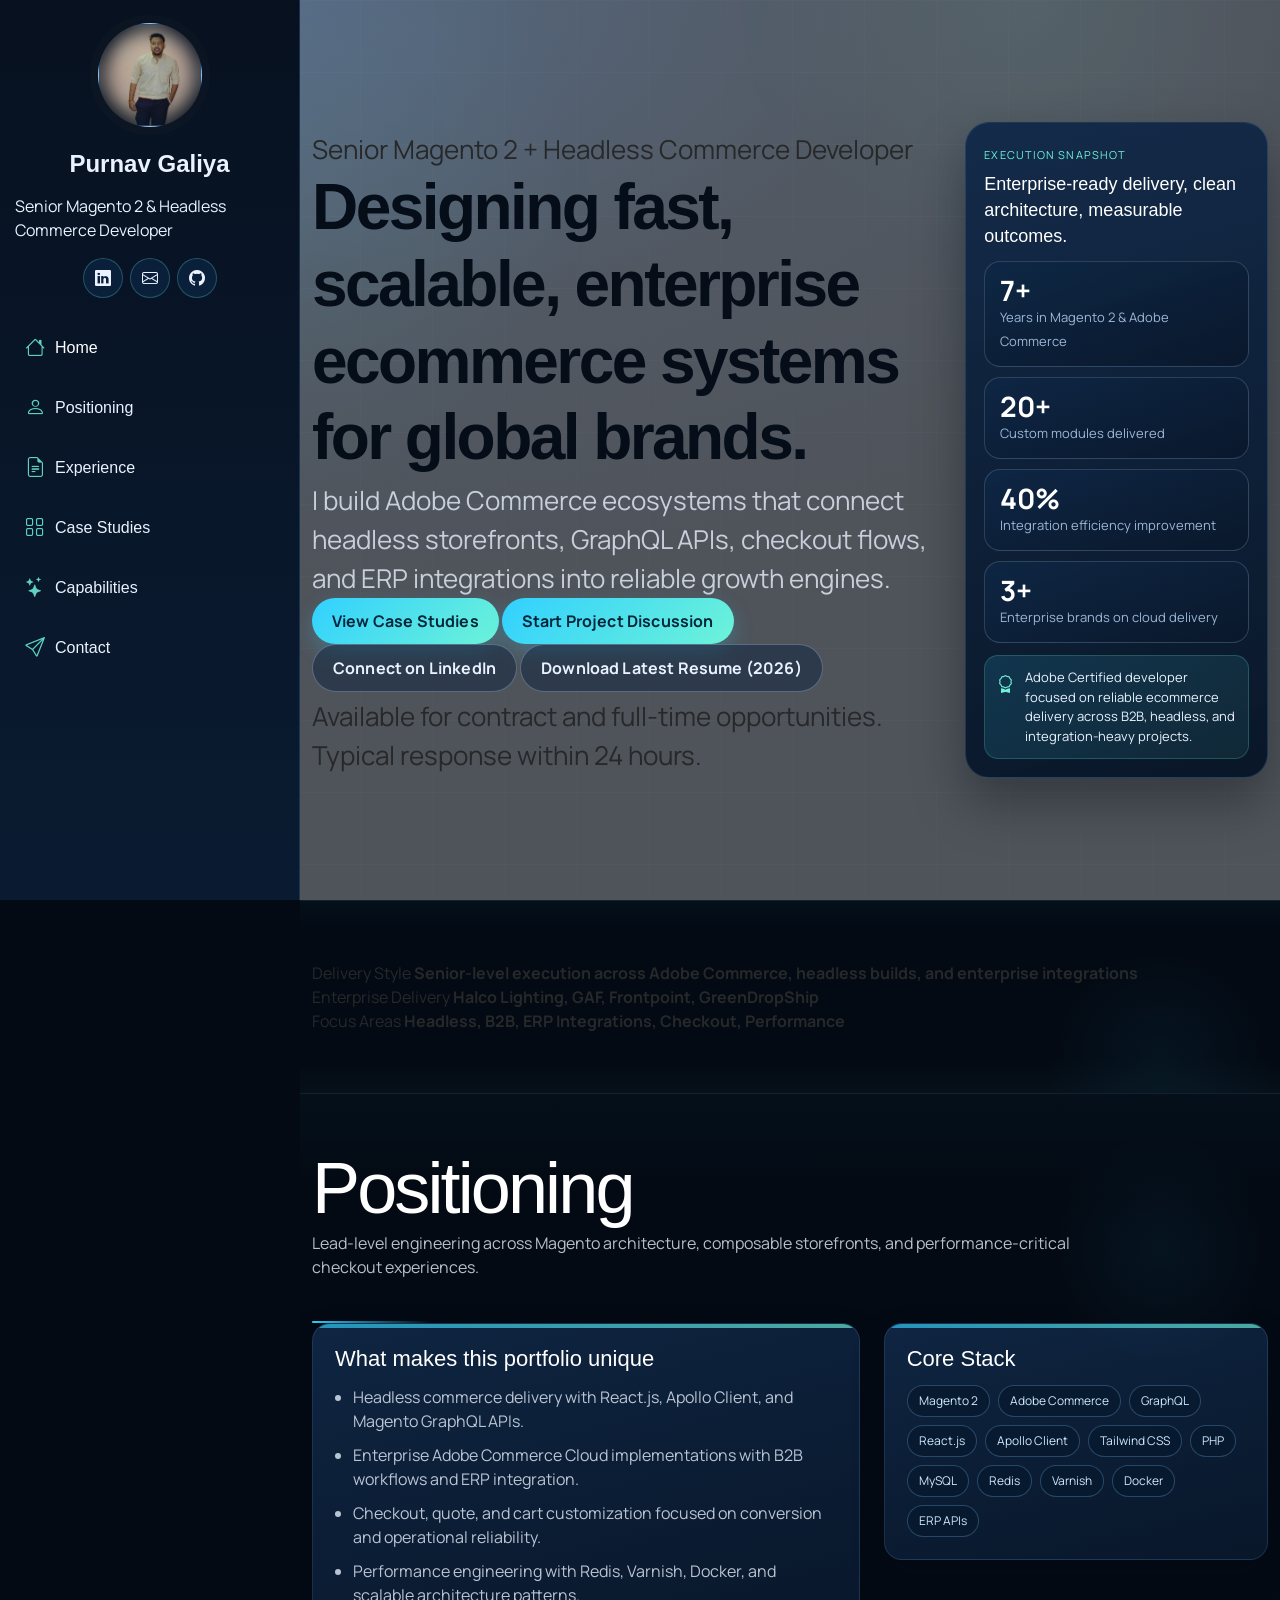
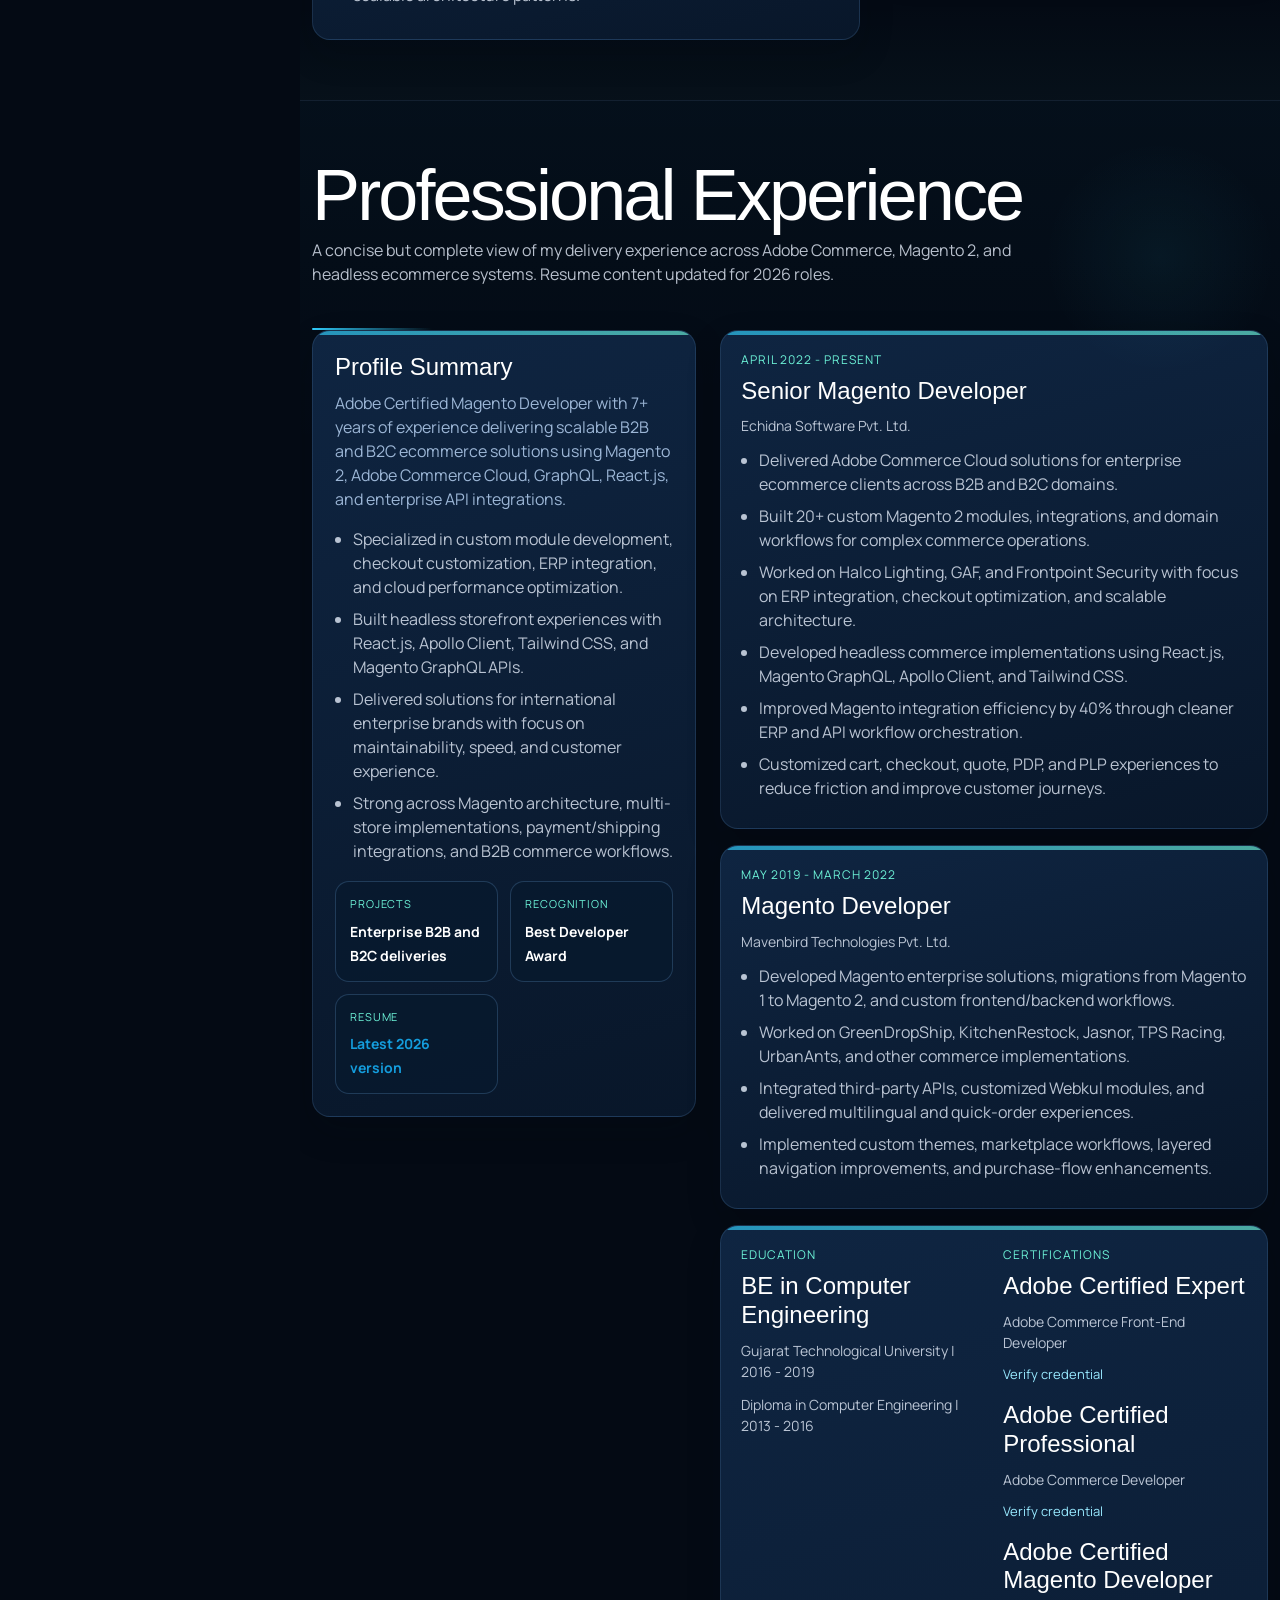
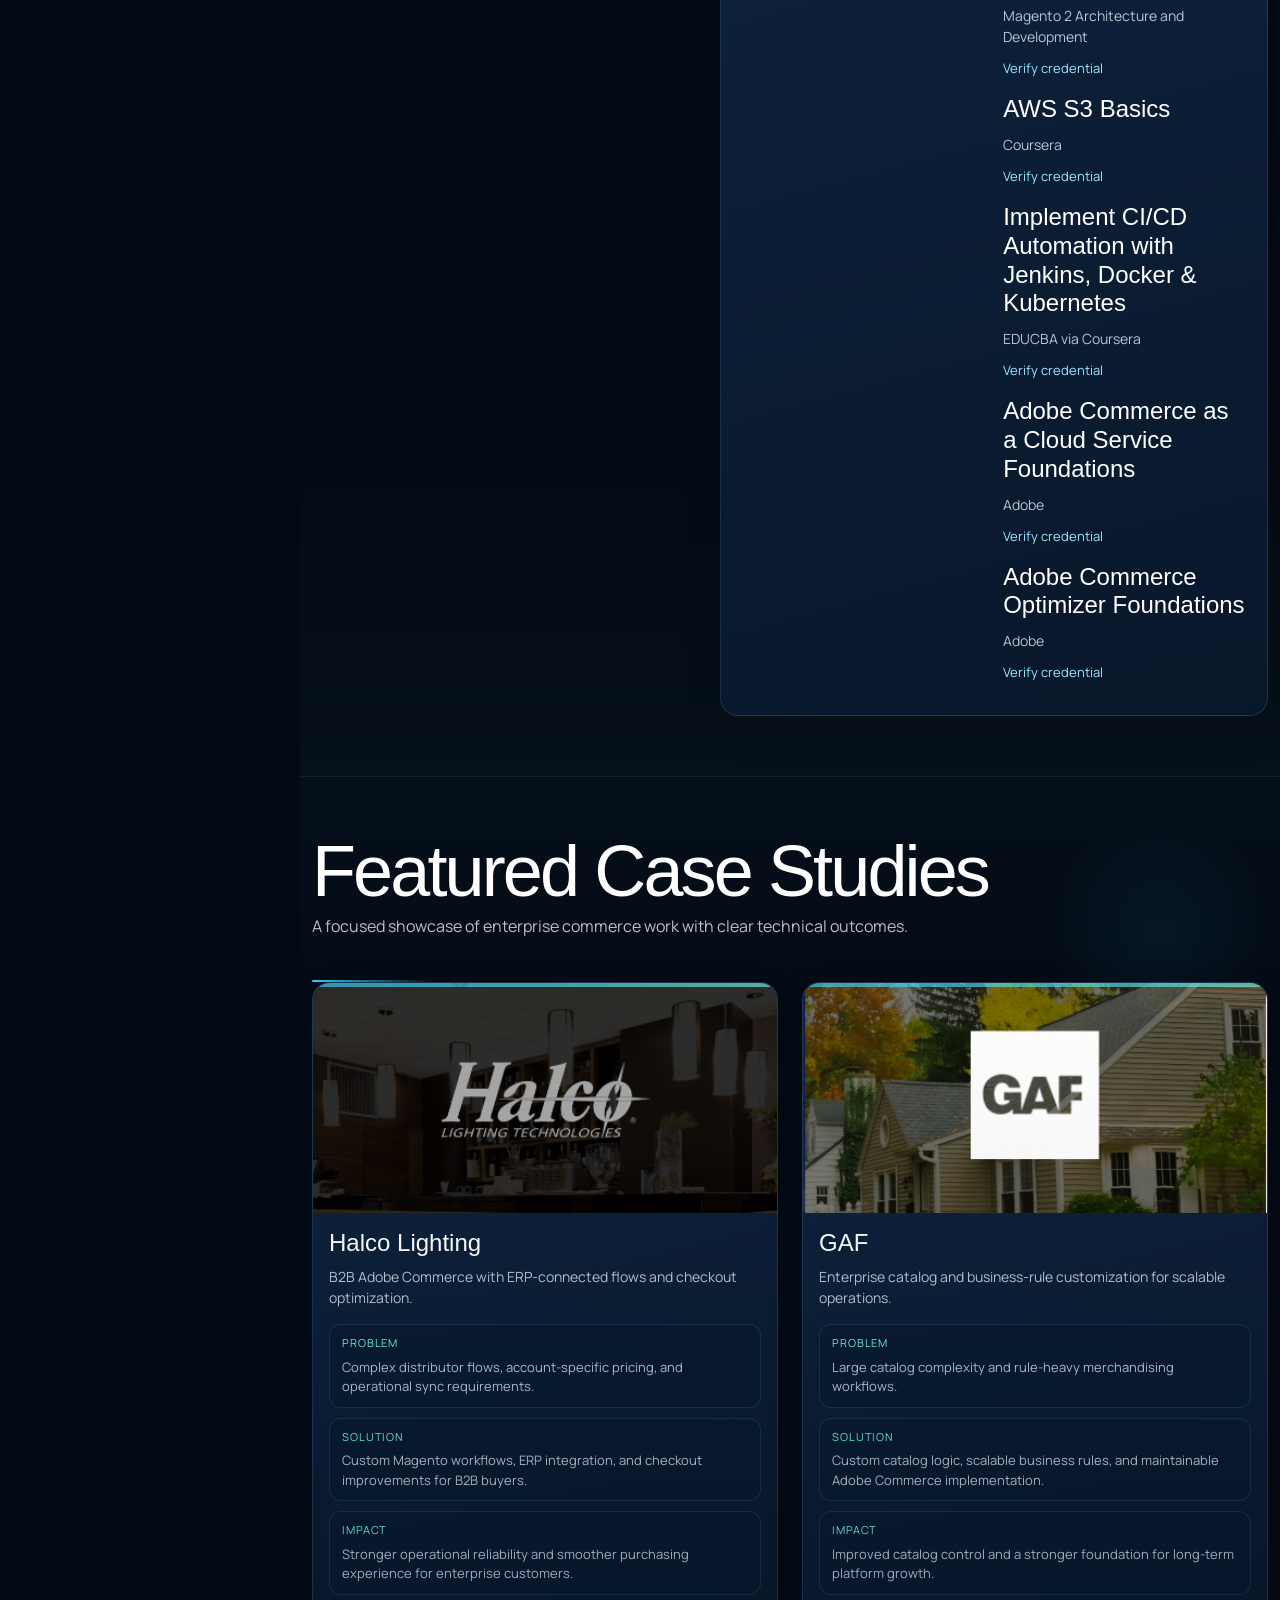
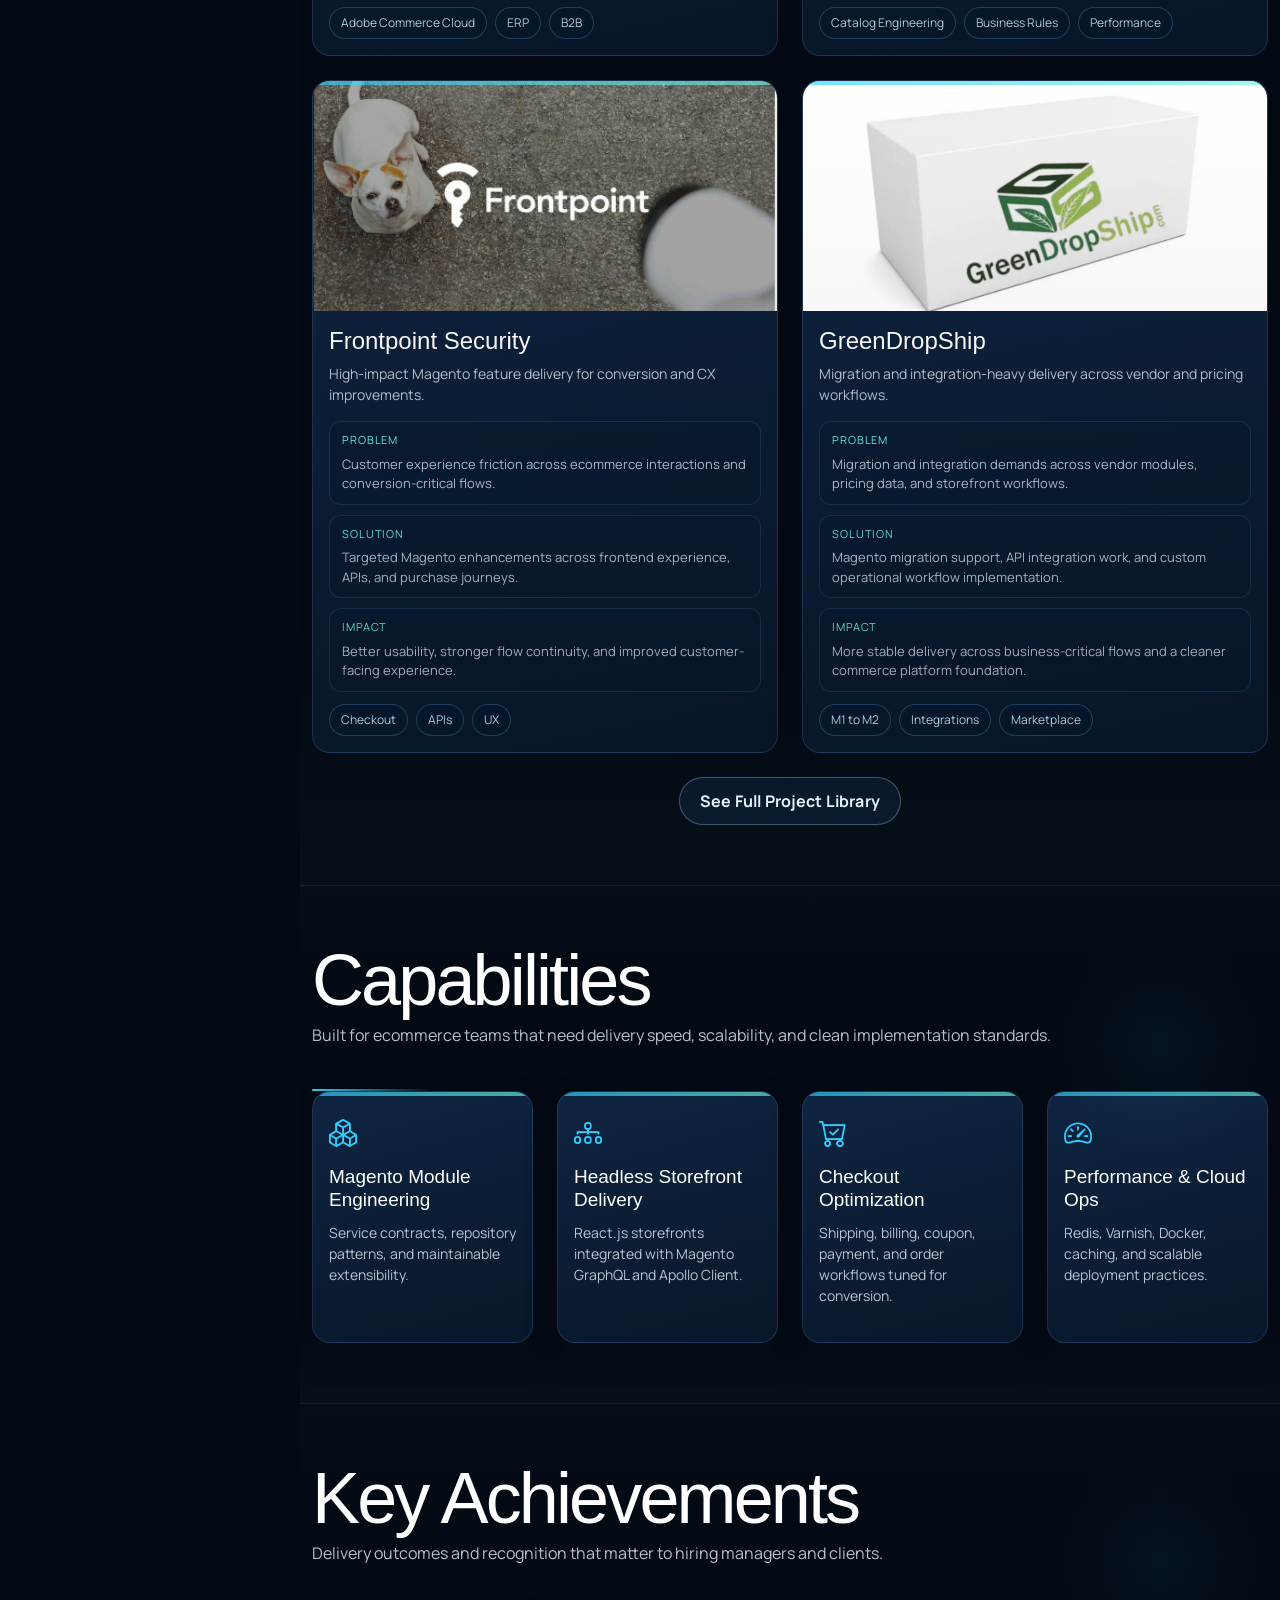
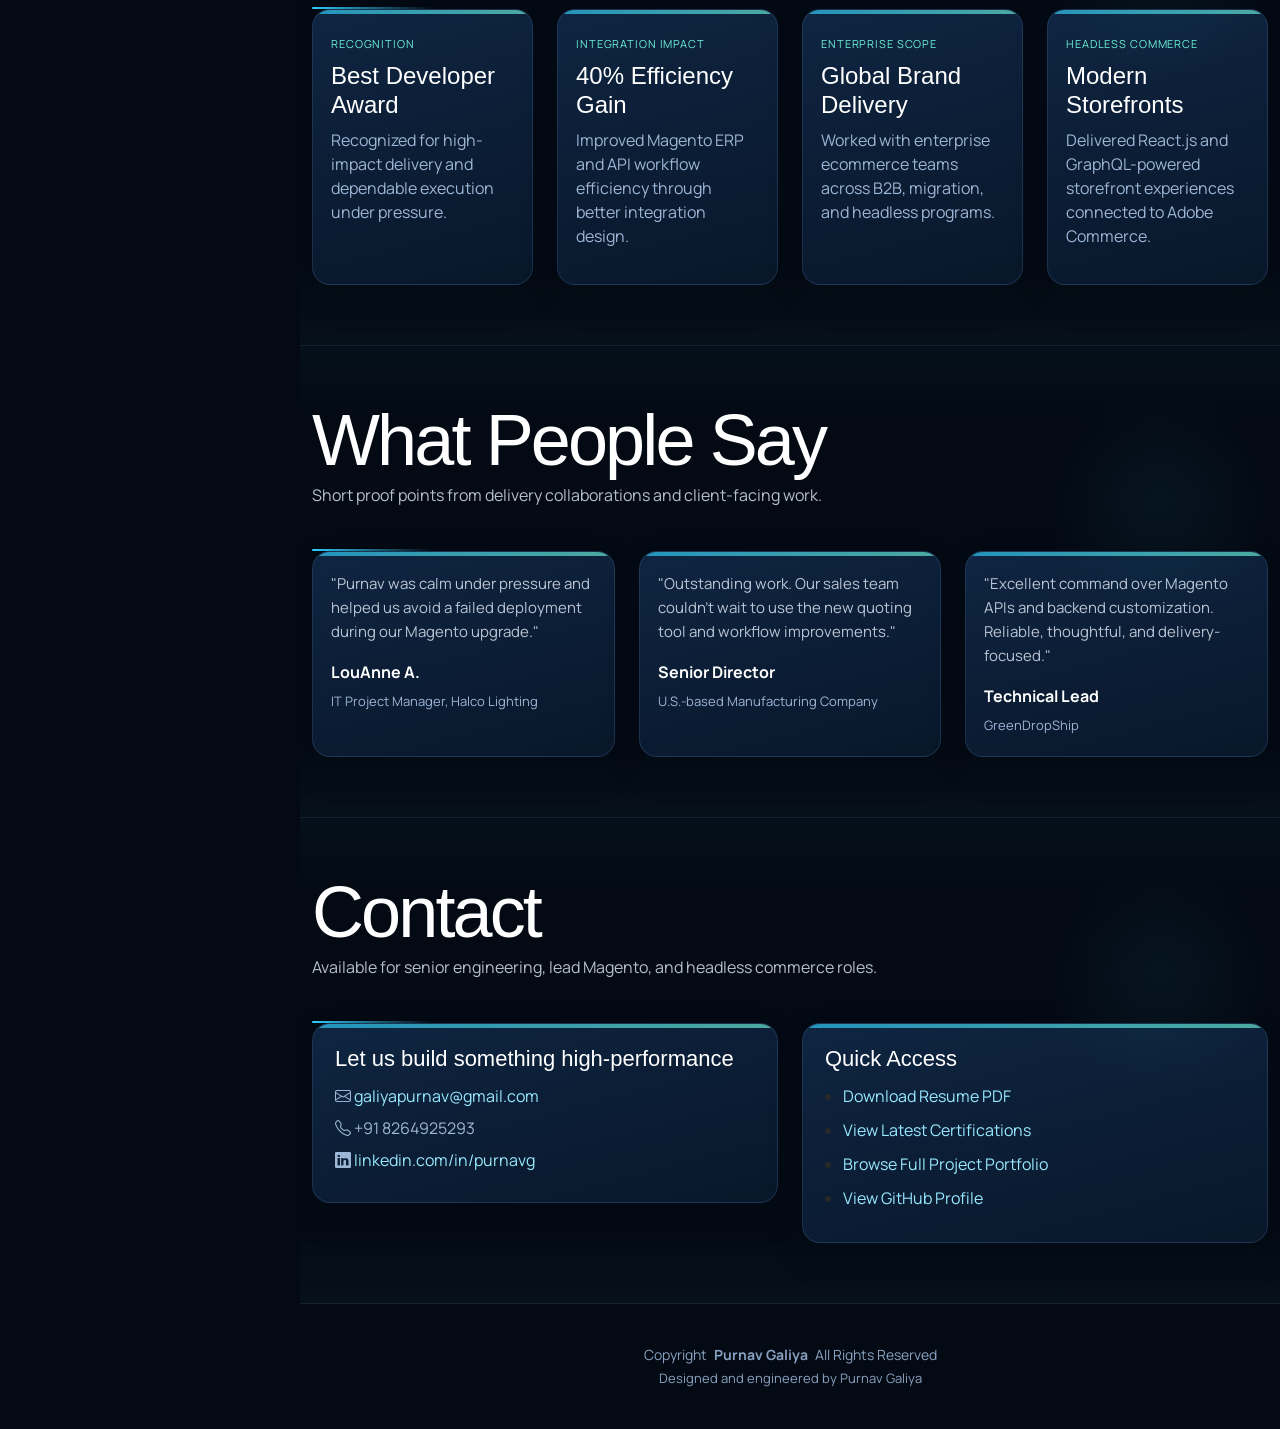
<file: index.html>
<!DOCTYPE html>
<html lang="en">
<head>
  <meta charset="utf-8">
  <meta content="width=device-width, initial-scale=1.0" name="viewport">
  <title>Purnav Galiya | Magento 2 & Headless Commerce</title>
  <meta name="description" content="Senior Magento 2 and Headless Commerce Developer building enterprise Adobe Commerce, GraphQL, and React.js ecommerce systems.">
  <meta name="keywords" content="Magento 2, Adobe Commerce, Headless Commerce, React.js, GraphQL, Apollo Client, B2B Ecommerce, ERP Integration">
  <link rel="canonical" href="https://purnav3095.github.io/Purnav-Ecommerce/">
  <meta property="og:type" content="website">
  <meta property="og:title" content="Purnav Galiya | Senior Magento 2 & Headless Commerce Developer">
  <meta property="og:description" content="Portfolio and case studies focused on Adobe Commerce, Magento 2 architecture, headless storefronts, and enterprise integrations.">
  <meta property="og:url" content="https://purnav3095.github.io/Purnav-Ecommerce/">
  <meta property="og:image" content="https://purnav3095.github.io/Purnav-Ecommerce/assets/img/my-profile-business.png">
  <meta name="twitter:card" content="summary_large_image">
  <meta name="twitter:title" content="Purnav Galiya | Senior Magento 2 & Headless Commerce Developer">
  <meta name="twitter:description" content="Enterprise ecommerce delivery across Adobe Commerce, headless builds, and performance-focused Magento implementations.">
  <meta name="twitter:image" content="https://purnav3095.github.io/Purnav-Ecommerce/assets/img/my-profile-business.png">
  <link href="assets/img/favicon.png" rel="icon">

  <link href="https://fonts.googleapis.com" rel="preconnect">
  <link href="https://fonts.gstatic.com" rel="preconnect" crossorigin>
  <link href="https://fonts.googleapis.com/css2?family=Space+Grotesk:wght@400;500;600;700&family=Manrope:wght@400;500;600;700&display=swap" rel="stylesheet">

  <link href="assets/vendor/bootstrap/css/bootstrap.min.css" rel="stylesheet">
  <link href="assets/vendor/bootstrap-icons/bootstrap-icons.css" rel="stylesheet">
  <link href="assets/vendor/aos/aos.css" rel="stylesheet">
  <link href="assets/vendor/glightbox/css/glightbox.min.css" rel="stylesheet">
  <link href="assets/vendor/swiper/swiper-bundle.min.css" rel="stylesheet">

  <link href="assets/css/main.css" rel="stylesheet">
  <link href="assets/css/premium.css" rel="stylesheet">
</head>
<body class="index-page premium-mode">

  <header id="header" class="header d-flex flex-column premium-header">
    <i class="header-toggle d-xl-none bi bi-list"></i>
    <div class="profile-img">
      <img src="assets/img/my-profile-business.png" alt="Purnav Galiya" class="img-fluid rounded-circle">
    </div>
    <a href="index.html" class="logo d-flex align-items-center justify-content-center">
      <h1 class="sitename">Purnav Galiya</h1>
    </a>
    <p class="premium-header-tag">Senior Magento 2 &amp; Headless Commerce Developer</p>
    <div class="social-links text-center">
      <a href="https://www.linkedin.com/in/purnavg/" class="linkedin" target="_blank"><i class="bi bi-linkedin"></i></a>
      <a href="mailto:galiyapurnav@gmail.com" class="email"><i class="bi bi-envelope"></i></a>
      <a href="https://github.com/Purnav3095" class="github" target="_blank"><i class="bi bi-github"></i></a>
    </div>
    <nav id="navmenu" class="navmenu">
      <ul>
        <li><a href="#hero" class="active"><i class="bi bi-house navicon"></i>Home</a></li>
        <li><a href="#about"><i class="bi bi-person navicon"></i>Positioning</a></li>
        <li><a href="#resume"><i class="bi bi-file-earmark-text navicon"></i>Experience</a></li>
        <li><a href="#portfolio"><i class="bi bi-grid navicon"></i>Case Studies</a></li>
        <li><a href="#services"><i class="bi bi-stars navicon"></i>Capabilities</a></li>
        <li><a href="#contact"><i class="bi bi-send navicon"></i>Contact</a></li>
      </ul>
    </nav>
  </header>

  <main class="main premium-main">
    <section id="hero" class="hero section premium-hero">
      <div class="hero-noise"></div>
      <div class="hero-orb hero-orb-a"></div>
      <div class="hero-orb hero-orb-b"></div>
      <div class="container" data-aos="fade-up">
        <div class="row align-items-center gy-4">
          <div class="col-lg-8">
            <p class="eyebrow">Senior Magento 2 + Headless Commerce Developer</p>
            <h2>Designing fast, scalable, enterprise ecommerce systems for global brands.</h2>
            <p class="hero-copy">I build Adobe Commerce ecosystems that connect headless storefronts, GraphQL APIs, checkout flows, and ERP integrations into reliable growth engines.</p>
            <div class="hero-actions">
              <a href="#portfolio" class="btn-primary-premium">View Case Studies</a>
              <a href="mailto:galiyapurnav@gmail.com?subject=Magento%202%20%2F%20Headless%20Commerce%20Project%20Discussion" class="btn-primary-premium">Start Project Discussion</a>
              <a href="https://www.linkedin.com/in/purnavg/" class="btn-secondary-premium" target="_blank">Connect on LinkedIn</a>
              <a href="Purnav_Galiya_Senior_Magento_Developer_2026.pdf" class="btn-secondary-premium" target="_blank">Download Latest Resume (2026)</a>
            </div>
            <p class="hero-availability">Available for contract and full-time opportunities. Typical response within 24 hours.</p>
          </div>
          <div class="col-lg-4">
            <div class="hero-simple-panel" data-aos="fade-left" data-aos-delay="150">
              <div class="hero-simple-header">
                <span>Execution Snapshot</span>
                <h4>Enterprise-ready delivery, clean architecture, measurable outcomes.</h4>
              </div>
              <div class="hero-metrics">
                <div class="metric-card"><strong>7+</strong><span>Years in Magento 2 &amp; Adobe Commerce</span></div>
                <div class="metric-card"><strong>20+</strong><span>Custom modules delivered</span></div>
                <div class="metric-card"><strong>40%</strong><span>Integration efficiency improvement</span></div>
                <div class="metric-card"><strong>3+</strong><span>Enterprise brands on cloud delivery</span></div>
              </div>
              <div class="hero-simple-footer">
                <i class="bi bi-award"></i>
                <p>Adobe Certified developer focused on reliable ecommerce delivery across B2B, headless, and integration-heavy projects.</p>
              </div>
            </div>
          </div>
        </div>
      </div>
    </section>

    <section class="section premium-section credibility-strip-section">
      <div class="container" data-aos="fade-up">
        <div class="credibility-strip">
          <div class="credibility-pill">
            <span class="credibility-label">Delivery Style</span>
            <strong>Senior-level execution across Adobe Commerce, headless builds, and enterprise integrations</strong>
          </div>
          <div class="credibility-pill">
            <span class="credibility-label">Enterprise Delivery</span>
            <strong>Halco Lighting, GAF, Frontpoint, GreenDropShip</strong>
          </div>
          <div class="credibility-pill">
            <span class="credibility-label">Focus Areas</span>
            <strong>Headless, B2B, ERP Integrations, Checkout, Performance</strong>
          </div>
        </div>
      </div>
    </section>

    <section id="about" class="section premium-section">
      <div class="container">
        <div class="section-title-premium" data-aos="fade-up">
          <h3>Positioning</h3>
          <p>Lead-level engineering across Magento architecture, composable storefronts, and performance-critical checkout experiences.</p>
        </div>
        <div class="row gy-4">
          <div class="col-lg-7" data-aos="fade-up" data-aos-delay="100">
            <div class="glass-panel">
              <h4>What makes this portfolio unique</h4>
              <ul class="premium-list">
                <li>Headless commerce delivery with React.js, Apollo Client, and Magento GraphQL APIs.</li>
                <li>Enterprise Adobe Commerce Cloud implementations with B2B workflows and ERP integration.</li>
                <li>Checkout, quote, and cart customization focused on conversion and operational reliability.</li>
                <li>Performance engineering with Redis, Varnish, Docker, and scalable architecture patterns.</li>
              </ul>
            </div>
          </div>
          <div class="col-lg-5" data-aos="fade-up" data-aos-delay="200">
            <div class="stack-map">
              <h4>Core Stack</h4>
              <div class="chips">
                <span>Magento 2</span><span>Adobe Commerce</span><span>GraphQL</span><span>React.js</span><span>Apollo Client</span><span>Tailwind CSS</span><span>PHP</span><span>MySQL</span><span>Redis</span><span>Varnish</span><span>Docker</span><span>ERP APIs</span>
              </div>
            </div>
          </div>
        </div>
      </div>
    </section>

    <section id="resume" class="section premium-section resume-premium-section">
      <div class="container">
        <div class="section-title-premium" data-aos="fade-up">
          <h3>Professional Experience</h3>
          <p>A concise but complete view of my delivery experience across Adobe Commerce, Magento 2, and headless ecommerce systems. Resume content updated for 2026 roles.</p>
        </div>
        <div class="row gy-4 align-items-start">
          <div class="col-lg-5" data-aos="fade-up" data-aos-delay="90">
            <div class="resume-summary-card">
              <h4>Profile Summary</h4>
              <p>Adobe Certified Magento Developer with 7+ years of experience delivering scalable B2B and B2C ecommerce solutions using Magento 2, Adobe Commerce Cloud, GraphQL, React.js, and enterprise API integrations.</p>
              <ul class="premium-list compact-list">
                <li>Specialized in custom module development, checkout customization, ERP integration, and cloud performance optimization.</li>
                <li>Built headless storefront experiences with React.js, Apollo Client, Tailwind CSS, and Magento GraphQL APIs.</li>
                <li>Delivered solutions for international enterprise brands with focus on maintainability, speed, and customer experience.</li>
                <li>Strong across Magento architecture, multi-store implementations, payment/shipping integrations, and B2B commerce workflows.</li>
              </ul>
              <div class="resume-meta-grid">
                <div class="resume-mini-card">
                  <span class="mini-label">Projects</span>
                  <strong>Enterprise B2B and B2C deliveries</strong>
                </div>
                <div class="resume-mini-card">
                  <span class="mini-label">Recognition</span>
                  <strong>Best Developer Award</strong>
                </div>
                <div class="resume-mini-card">
                  <span class="mini-label">Resume</span>
                  <strong><a href="Purnav_Galiya_Senior_Magento_Developer_2026.pdf" target="_blank">Latest 2026 version</a></strong>
                </div>
              </div>
            </div>
          </div>
          <div class="col-lg-7" data-aos="fade-up" data-aos-delay="140">
            <div class="experience-timeline">
              <article class="timeline-item">
                <div class="timeline-period">April 2022 - Present</div>
                <h4>Senior Magento Developer</h4>
                <p class="timeline-company">Echidna Software Pvt. Ltd.</p>
                <ul class="premium-list compact-list">
                  <li>Delivered Adobe Commerce Cloud solutions for enterprise ecommerce clients across B2B and B2C domains.</li>
                  <li>Built 20+ custom Magento 2 modules, integrations, and domain workflows for complex commerce operations.</li>
                  <li>Worked on Halco Lighting, GAF, and Frontpoint Security with focus on ERP integration, checkout optimization, and scalable architecture.</li>
                  <li>Developed headless commerce implementations using React.js, Magento GraphQL, Apollo Client, and Tailwind CSS.</li>
                  <li>Improved Magento integration efficiency by 40% through cleaner ERP and API workflow orchestration.</li>
                  <li>Customized cart, checkout, quote, PDP, and PLP experiences to reduce friction and improve customer journeys.</li>
                </ul>
              </article>
              <article class="timeline-item">
                <div class="timeline-period">May 2019 - March 2022</div>
                <h4>Magento Developer</h4>
                <p class="timeline-company">Mavenbird Technologies Pvt. Ltd.</p>
                <ul class="premium-list compact-list">
                  <li>Developed Magento enterprise solutions, migrations from Magento 1 to Magento 2, and custom frontend/backend workflows.</li>
                  <li>Worked on GreenDropShip, KitchenRestock, Jasnor, TPS Racing, UrbanAnts, and other commerce implementations.</li>
                  <li>Integrated third-party APIs, customized Webkul modules, and delivered multilingual and quick-order experiences.</li>
                  <li>Implemented custom themes, marketplace workflows, layered navigation improvements, and purchase-flow enhancements.</li>
                </ul>
              </article>
              <article class="timeline-item timeline-inline-grid">
                <div>
                  <div class="timeline-period">Education</div>
                  <h4>BE in Computer Engineering</h4>
                  <p class="timeline-company">Gujarat Technological University | 2016 - 2019</p>
                  <p class="timeline-company">Diploma in Computer Engineering | 2013 - 2016</p>
                </div>
                <div>
                  <div class="timeline-period">Certifications</div>
                  <h4>Adobe Certified Expert</h4>
                  <p class="timeline-company">Adobe Commerce Front-End Developer</p>
                  <p class="timeline-link"><a href="https://certification.adobe.com/credential/verify/ad24271a-0d24-11f0-9883-42010a40002a" target="_blank">Verify credential</a></p>
                  <h4 class="mt-3">Adobe Certified Professional</h4>
                  <p class="timeline-company">Adobe Commerce Developer</p>
                  <p class="timeline-link"><a href="https://certification.adobe.com/credential/verify/6e1be2e5-ea17-11ef-9883-42010a40002a" target="_blank">Verify credential</a></p>
                  <h4 class="mt-3">Adobe Certified Magento Developer</h4>
                  <p class="timeline-company">Magento 2 Architecture and Development</p>
                  <p class="timeline-link"><a href="https://www.linkedin.com/in/purnavg/details/certifications/" target="_blank">Verify credential</a></p>
                  <h4 class="mt-3">AWS S3 Basics</h4>
                  <p class="timeline-company">Coursera</p>
                  <p class="timeline-link"><a href="https://www.coursera.org/account/accomplishments/verify/0DIQ0GOESXTG" target="_blank">Verify credential</a></p>
                  <h4 class="mt-3">Implement CI/CD Automation with Jenkins, Docker &amp; Kubernetes</h4>
                  <p class="timeline-company">EDUCBA via Coursera</p>
                  <p class="timeline-link"><a href="https://www.coursera.org/account/accomplishments/verify/VRMDZ1BX0COE" target="_blank">Verify credential</a></p>
                  <h4 class="mt-3">Adobe Commerce as a Cloud Service Foundations</h4>
                  <p class="timeline-company">Adobe</p>
                  <p class="timeline-link"><a href="https://certification.adobe.com/completion/verify/1cade9df-4363-4286-8d6a-8b7e4e353f47" target="_blank">Verify credential</a></p>
                  <h4 class="mt-3">Adobe Commerce Optimizer Foundations</h4>
                  <p class="timeline-company">Adobe</p>
                  <p class="timeline-link"><a href="https://certification.adobe.com/completion/verify/dc3cb4fb-62af-4f81-9798-984ea6683c84" target="_blank">Verify credential</a></p>
                </div>
              </article>
            </div>
          </div>
        </div>
      </div>
    </section>

    <section id="portfolio" class="section premium-section">
      <div class="container">
        <div class="section-title-premium" data-aos="fade-up">
          <h3>Featured Case Studies</h3>
          <p>A focused showcase of enterprise commerce work with clear technical outcomes.</p>
        </div>
        <div class="row gy-4">
          <div class="col-lg-6" data-aos="fade-up" data-aos-delay="80">
            <article class="project-card">
              <img src="assets/img/myprojects/halco.png" alt="Halco Lighting" class="img-fluid">
              <div class="project-copy">
                <h4>Halco Lighting</h4>
                <p>B2B Adobe Commerce with ERP-connected flows and checkout optimization.</p>
                <div class="case-study-grid">
                  <div><span>Problem</span><p>Complex distributor flows, account-specific pricing, and operational sync requirements.</p></div>
                  <div><span>Solution</span><p>Custom Magento workflows, ERP integration, and checkout improvements for B2B buyers.</p></div>
                  <div><span>Impact</span><p>Stronger operational reliability and smoother purchasing experience for enterprise customers.</p></div>
                </div>
                <div class="mini-tags"><span>Adobe Commerce Cloud</span><span>ERP</span><span>B2B</span></div>
              </div>
            </article>
          </div>
          <div class="col-lg-6" data-aos="fade-up" data-aos-delay="140">
            <article class="project-card">
              <img src="assets/img/myprojects/gaf.png" alt="GAF" class="img-fluid">
              <div class="project-copy">
                <h4>GAF</h4>
                <p>Enterprise catalog and business-rule customization for scalable operations.</p>
                <div class="case-study-grid">
                  <div><span>Problem</span><p>Large catalog complexity and rule-heavy merchandising workflows.</p></div>
                  <div><span>Solution</span><p>Custom catalog logic, scalable business rules, and maintainable Adobe Commerce implementation.</p></div>
                  <div><span>Impact</span><p>Improved catalog control and a stronger foundation for long-term platform growth.</p></div>
                </div>
                <div class="mini-tags"><span>Catalog Engineering</span><span>Business Rules</span><span>Performance</span></div>
              </div>
            </article>
          </div>
          <div class="col-lg-6" data-aos="fade-up" data-aos-delay="200">
            <article class="project-card">
              <img src="assets/img/myprojects/frontpoint.png" alt="Frontpoint Security" class="img-fluid">
              <div class="project-copy">
                <h4>Frontpoint Security</h4>
                <p>High-impact Magento feature delivery for conversion and CX improvements.</p>
                <div class="case-study-grid">
                  <div><span>Problem</span><p>Customer experience friction across ecommerce interactions and conversion-critical flows.</p></div>
                  <div><span>Solution</span><p>Targeted Magento enhancements across frontend experience, APIs, and purchase journeys.</p></div>
                  <div><span>Impact</span><p>Better usability, stronger flow continuity, and improved customer-facing experience.</p></div>
                </div>
                <div class="mini-tags"><span>Checkout</span><span>APIs</span><span>UX</span></div>
              </div>
            </article>
          </div>
          <div class="col-lg-6" data-aos="fade-up" data-aos-delay="260">
            <article class="project-card">
              <img src="assets/img/myprojects/greendropship.png" alt="GreenDropShip" class="img-fluid">
              <div class="project-copy">
                <h4>GreenDropShip</h4>
                <p>Migration and integration-heavy delivery across vendor and pricing workflows.</p>
                <div class="case-study-grid">
                  <div><span>Problem</span><p>Migration and integration demands across vendor modules, pricing data, and storefront workflows.</p></div>
                  <div><span>Solution</span><p>Magento migration support, API integration work, and custom operational workflow implementation.</p></div>
                  <div><span>Impact</span><p>More stable delivery across business-critical flows and a cleaner commerce platform foundation.</p></div>
                </div>
                <div class="mini-tags"><span>M1 to M2</span><span>Integrations</span><span>Marketplace</span></div>
              </div>
            </article>
          </div>
        </div>
        <div class="portfolio-cta" data-aos="fade-up">
          <a href="portfolio.html" class="btn-secondary-premium">See Full Project Library</a>
        </div>
      </div>
    </section>

    <section id="services" class="section premium-section">
      <div class="container">
        <div class="section-title-premium" data-aos="fade-up">
          <h3>Capabilities</h3>
          <p>Built for ecommerce teams that need delivery speed, scalability, and clean implementation standards.</p>
        </div>
        <div class="row gy-4">
          <div class="col-md-6 col-xl-3" data-aos="fade-up" data-aos-delay="80">
            <div class="capability-card"><i class="bi bi-boxes"></i><h4>Magento Module Engineering</h4><p>Service contracts, repository patterns, and maintainable extensibility.</p></div>
          </div>
          <div class="col-md-6 col-xl-3" data-aos="fade-up" data-aos-delay="130">
            <div class="capability-card"><i class="bi bi-diagram-3"></i><h4>Headless Storefront Delivery</h4><p>React.js storefronts integrated with Magento GraphQL and Apollo Client.</p></div>
          </div>
          <div class="col-md-6 col-xl-3" data-aos="fade-up" data-aos-delay="180">
            <div class="capability-card"><i class="bi bi-cart-check"></i><h4>Checkout Optimization</h4><p>Shipping, billing, coupon, payment, and order workflows tuned for conversion.</p></div>
          </div>
          <div class="col-md-6 col-xl-3" data-aos="fade-up" data-aos-delay="230">
            <div class="capability-card"><i class="bi bi-speedometer2"></i><h4>Performance & Cloud Ops</h4><p>Redis, Varnish, Docker, caching, and scalable deployment practices.</p></div>
          </div>
        </div>
      </div>
    </section>

    <section class="section premium-section achievements-section">
      <div class="container">
        <div class="section-title-premium" data-aos="fade-up">
          <h3>Key Achievements</h3>
          <p>Delivery outcomes and recognition that matter to hiring managers and clients.</p>
        </div>
        <div class="row gy-4">
          <div class="col-md-6 col-xl-3" data-aos="fade-up" data-aos-delay="80">
            <div class="achievement-card">
              <span class="achievement-kicker">Recognition</span>
              <h4>Best Developer Award</h4>
              <p>Recognized for high-impact delivery and dependable execution under pressure.</p>
            </div>
          </div>
          <div class="col-md-6 col-xl-3" data-aos="fade-up" data-aos-delay="130">
            <div class="achievement-card">
              <span class="achievement-kicker">Integration Impact</span>
              <h4>40% Efficiency Gain</h4>
              <p>Improved Magento ERP and API workflow efficiency through better integration design.</p>
            </div>
          </div>
          <div class="col-md-6 col-xl-3" data-aos="fade-up" data-aos-delay="180">
            <div class="achievement-card">
              <span class="achievement-kicker">Enterprise Scope</span>
              <h4>Global Brand Delivery</h4>
              <p>Worked with enterprise ecommerce teams across B2B, migration, and headless programs.</p>
            </div>
          </div>
          <div class="col-md-6 col-xl-3" data-aos="fade-up" data-aos-delay="230">
            <div class="achievement-card">
              <span class="achievement-kicker">Headless Commerce</span>
              <h4>Modern Storefronts</h4>
              <p>Delivered React.js and GraphQL-powered storefront experiences connected to Adobe Commerce.</p>
            </div>
          </div>
        </div>
      </div>
    </section>

    <section class="section premium-section testimonials-premium-section">
      <div class="container">
        <div class="section-title-premium" data-aos="fade-up">
          <h3>What People Say</h3>
          <p>Short proof points from delivery collaborations and client-facing work.</p>
        </div>
        <div class="row gy-4">
          <div class="col-lg-4" data-aos="fade-up" data-aos-delay="90">
            <div class="testimonial-card-premium">
              <p>"Purnav was calm under pressure and helped us avoid a failed deployment during our Magento upgrade."</p>
              <strong>LouAnne A.</strong>
              <span>IT Project Manager, Halco Lighting</span>
            </div>
          </div>
          <div class="col-lg-4" data-aos="fade-up" data-aos-delay="140">
            <div class="testimonial-card-premium">
              <p>"Outstanding work. Our sales team couldn’t wait to use the new quoting tool and workflow improvements."</p>
              <strong>Senior Director</strong>
              <span>U.S.-based Manufacturing Company</span>
            </div>
          </div>
          <div class="col-lg-4" data-aos="fade-up" data-aos-delay="190">
            <div class="testimonial-card-premium">
              <p>"Excellent command over Magento APIs and backend customization. Reliable, thoughtful, and delivery-focused."</p>
              <strong>Technical Lead</strong>
              <span>GreenDropShip</span>
            </div>
          </div>
        </div>
      </div>
    </section>

    <section id="contact" class="section premium-section premium-contact">
      <div class="container">
        <div class="section-title-premium" data-aos="fade-up">
          <h3>Contact</h3>
          <p>Available for senior engineering, lead Magento, and headless commerce roles.</p>
        </div>
        <div class="row gy-4">
          <div class="col-lg-6" data-aos="fade-up" data-aos-delay="100">
            <div class="glass-panel contact-panel">
              <h4>Let us build something high-performance</h4>
              <p><i class="bi bi-envelope"></i> <a href="mailto:galiyapurnav@gmail.com">galiyapurnav@gmail.com</a></p>
              <p><i class="bi bi-telephone"></i> +91 8264925293</p>
              <p><i class="bi bi-linkedin"></i> <a href="https://www.linkedin.com/in/purnavg/" target="_blank">linkedin.com/in/purnavg</a></p>
            </div>
          </div>
          <div class="col-lg-6" data-aos="fade-up" data-aos-delay="160">
            <div class="certs-panel">
              <h4>Quick Access</h4>
              <ul>
                <li><a href="Purnav_Galiya_Senior_Magento_Developer_2026.pdf" target="_blank">Download Resume PDF</a></li>
                <li><a href="https://www.linkedin.com/in/purnavg/details/certifications/" target="_blank">View Latest Certifications</a></li>
                <li><a href="portfolio.html">Browse Full Project Portfolio</a></li>
                <li><a href="https://github.com/Purnav3095" target="_blank">View GitHub Profile</a></li>
              </ul>
            </div>
          </div>
        </div>
      </div>
    </section>
  </main>

  <footer id="footer" class="footer position-relative">
    <div class="container">
      <div class="copyright text-center">
        <p>Copyright <strong class="px-1 sitename">Purnav Galiya</strong> All Rights Reserved</p>
      </div>
      <div class="credits text-center">Designed and engineered by Purnav Galiya</div>
    </div>
  </footer>

  <a href="#" id="scroll-top" class="scroll-top d-flex align-items-center justify-content-center"><i class="bi bi-arrow-up-short"></i></a>
  <div id="preloader"></div>

  <script src="assets/vendor/bootstrap/js/bootstrap.bundle.min.js"></script>
  <script src="assets/vendor/php-email-form/validate.js"></script>
  <script src="assets/vendor/aos/aos.js"></script>
  <script src="assets/vendor/typed.js/typed.umd.js"></script>
  <script src="assets/vendor/purecounter/purecounter_vanilla.js"></script>
  <script src="assets/vendor/waypoints/noframework.waypoints.js"></script>
  <script src="assets/vendor/glightbox/js/glightbox.min.js"></script>
  <script src="assets/vendor/imagesloaded/imagesloaded.pkgd.min.js"></script>
  <script src="assets/vendor/isotope-layout/isotope.pkgd.min.js"></script>
  <script src="assets/vendor/swiper/swiper-bundle.min.js"></script>
  <script src="assets/js/main.js"></script>
</body>
</html>
</file>
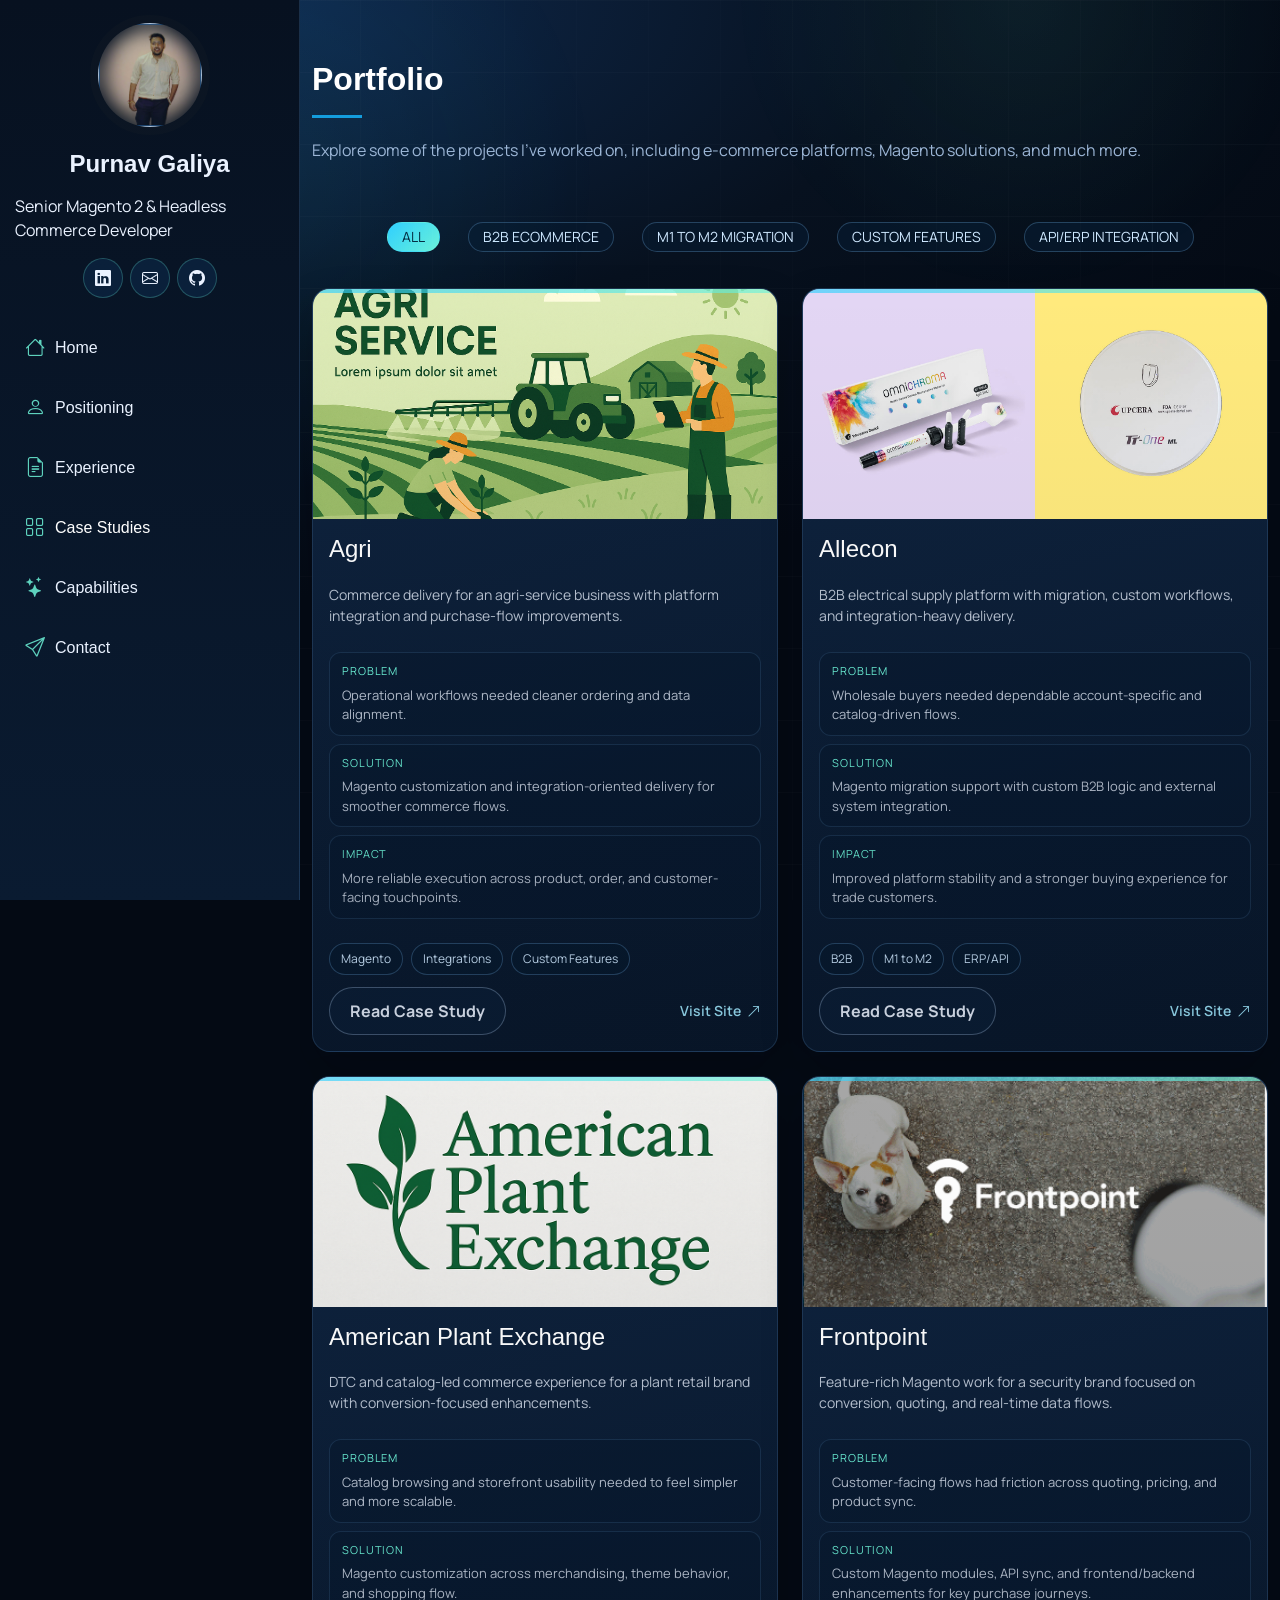
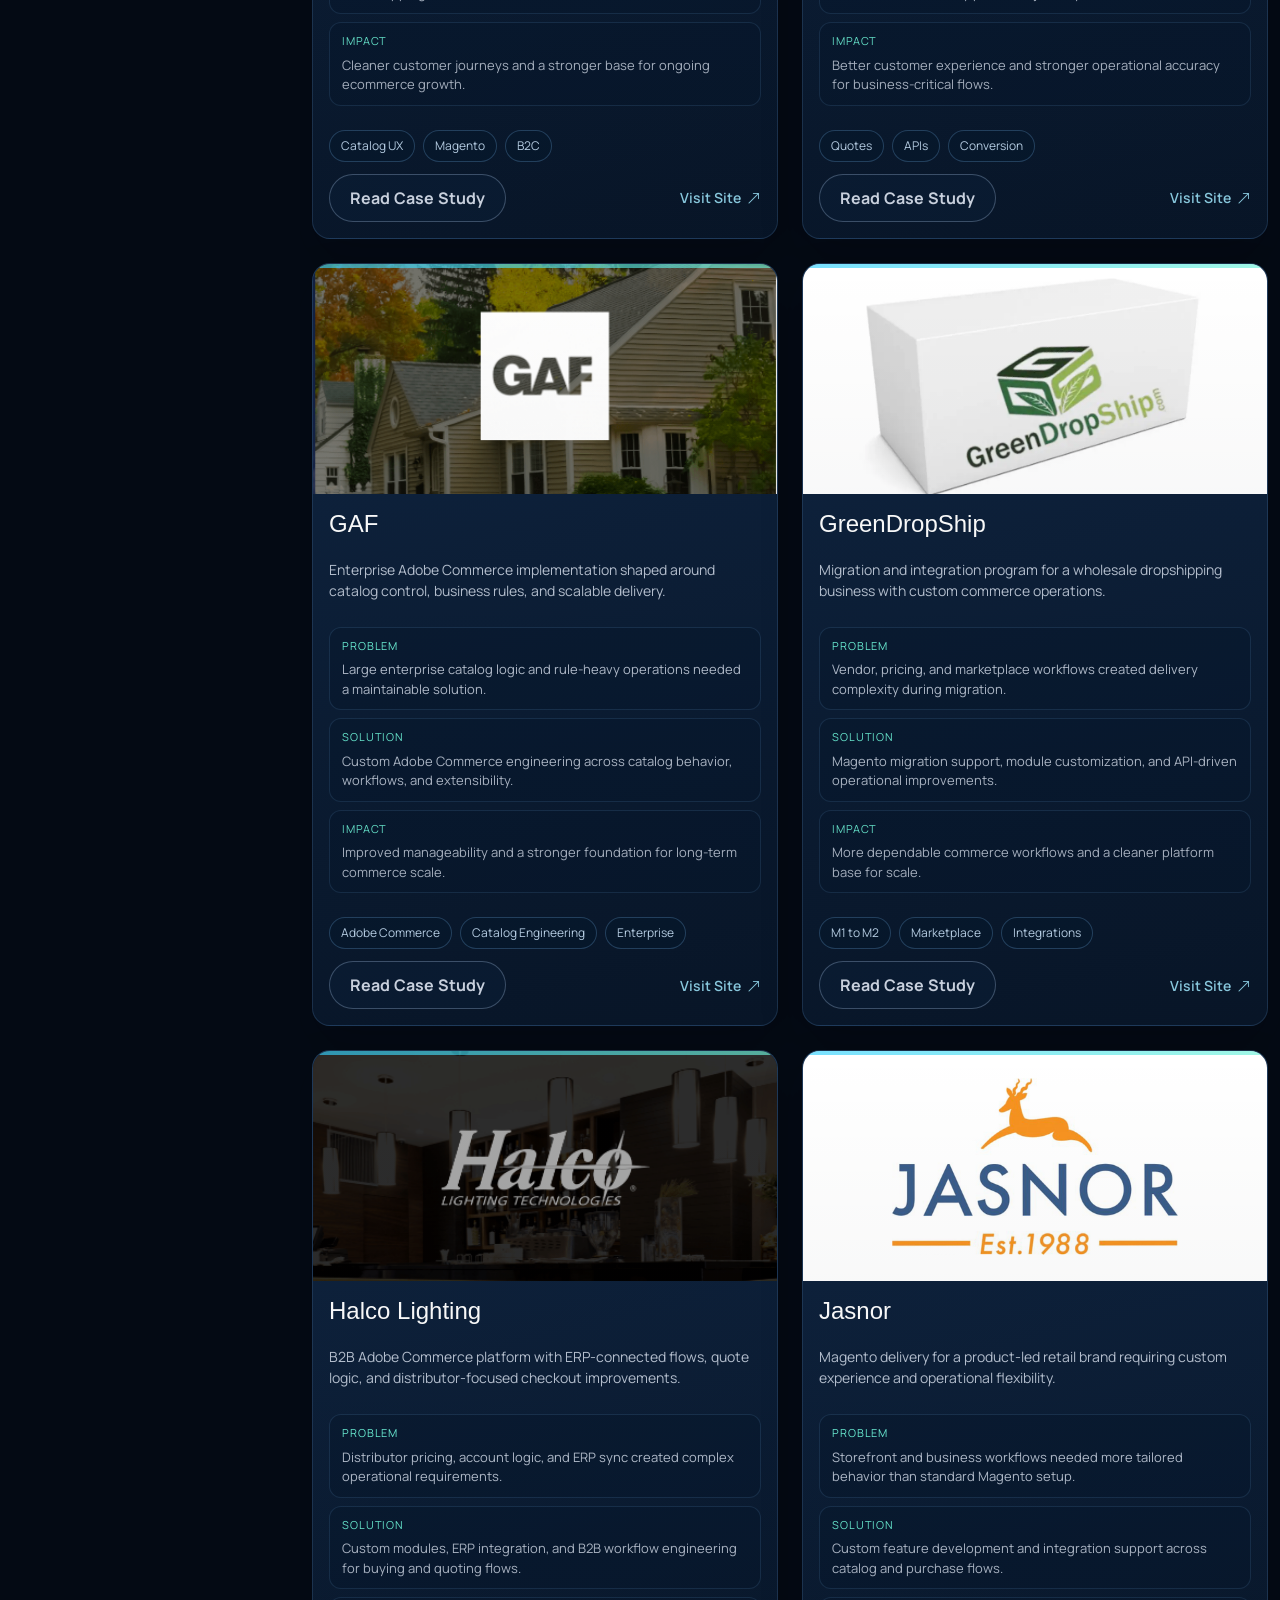
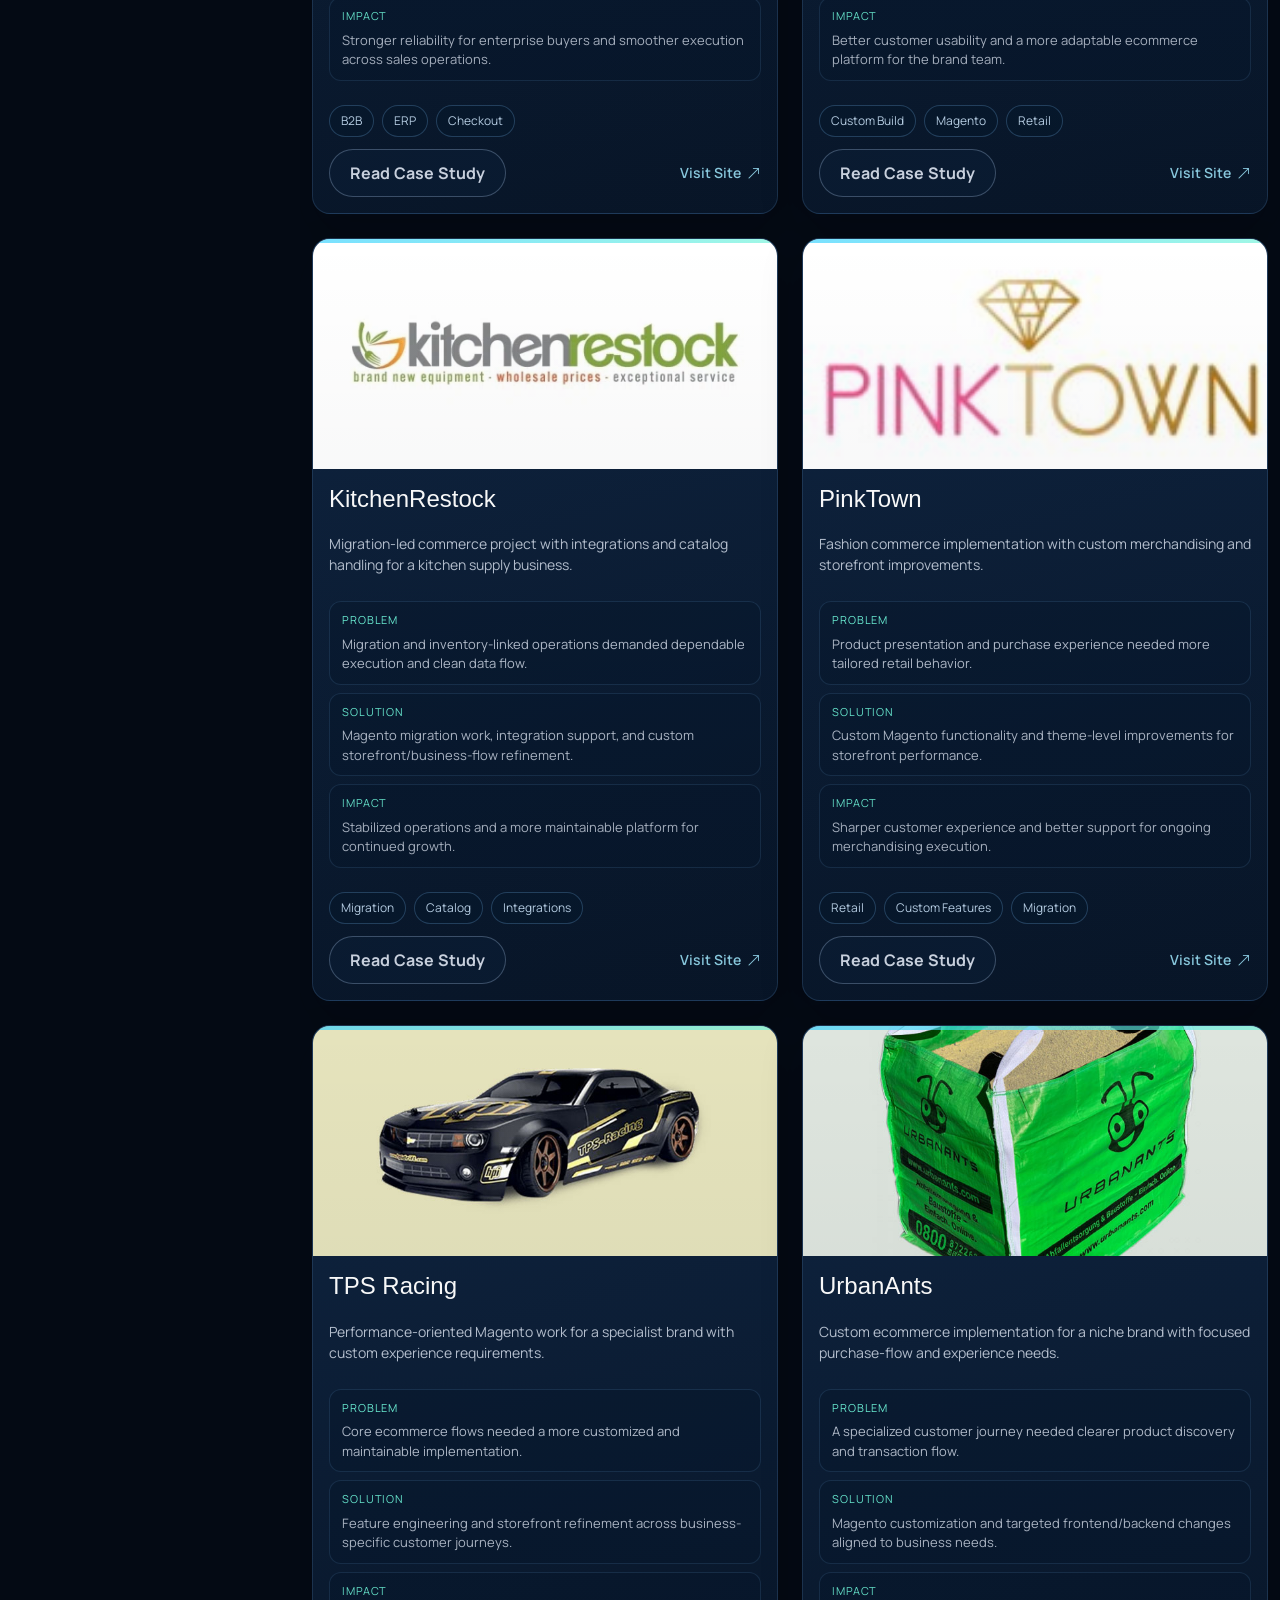
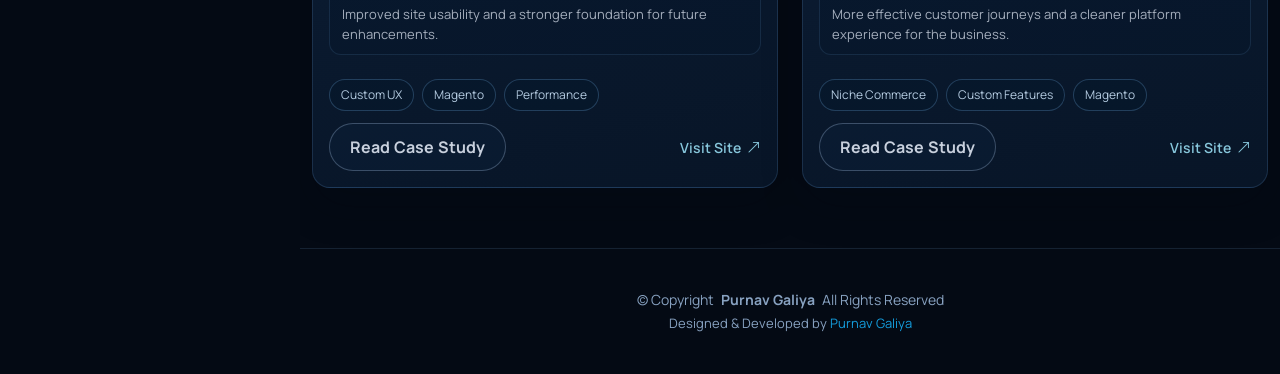
<file: portfolio.html>
<!DOCTYPE html>
<html lang="en">
   <head>
      <meta charset="utf-8">
      <meta content="width=device-width, initial-scale=1.0" name="viewport">
      <title>Purnav Galiya | Portfolio</title>
      <meta name="description" content="Enterprise Magento 2 and Adobe Commerce case studies covering B2B ecommerce, migrations, API/ERP integrations, and headless implementations.">
      <meta name="keywords" content="Magento case studies, Adobe Commerce portfolio, B2B ecommerce, Magento migration, ERP integration, headless commerce">
      <link rel="canonical" href="https://purnav3095.github.io/Purnav-Ecommerce/portfolio.html">
      <meta property="og:type" content="website">
      <meta property="og:title" content="Purnav Galiya | Magento & Adobe Commerce Case Studies">
      <meta property="og:description" content="A project library with problem-solution-impact summaries across enterprise Magento and Adobe Commerce deliveries.">
      <meta property="og:url" content="https://purnav3095.github.io/Purnav-Ecommerce/portfolio.html">
      <meta property="og:image" content="https://purnav3095.github.io/Purnav-Ecommerce/assets/img/myprojects/halco.png">
      <meta name="twitter:card" content="summary_large_image">
      <meta name="twitter:title" content="Purnav Galiya | Magento & Adobe Commerce Case Studies">
      <meta name="twitter:description" content="Case studies featuring enterprise Magento architecture, integrations, migration work, and performance improvements.">
      <meta name="twitter:image" content="https://purnav3095.github.io/Purnav-Ecommerce/assets/img/myprojects/halco.png">
      <!-- Favicons -->
      <link href="assets/img/favicon.png" rel="icon">
      
      <!-- Fonts -->
      <link href="https://fonts.googleapis.com" rel="preconnect">
      <link href="https://fonts.gstatic.com" rel="preconnect" crossorigin>
      <link href="https://fonts.googleapis.com/css2?family=Space+Grotesk:wght@400;500;600;700&family=Manrope:wght@400;500;600;700&display=swap" rel="stylesheet">
      <!-- Vendor CSS Files -->
      <link href="assets/vendor/bootstrap/css/bootstrap.min.css" rel="stylesheet">
      <link href="assets/vendor/bootstrap-icons/bootstrap-icons.css" rel="stylesheet">
      <link href="assets/vendor/aos/aos.css" rel="stylesheet">
      <link href="assets/vendor/glightbox/css/glightbox.min.css" rel="stylesheet">
      <link href="assets/vendor/swiper/swiper-bundle.min.css" rel="stylesheet">
      <!-- Main CSS File -->
      <link href="assets/css/main.css" rel="stylesheet">
      <link href="assets/css/premium.css" rel="stylesheet">
      <!-- =======================================================
         * Template Customized For: Purnav Galiya
         * Website Purpose: Personal Portfolio & Resume Showcase
         * Original Template Name: iPortfolio
         * Original Template URL: https://bootstrapmade.com/iportfolio-bootstrap-portfolio-websites-template/
         * Customized On: May 5, 2025
         * Customized By: Purnav Galiya - https://www.linkedin.com/in/purnavg/
         * License: https://bootstrapmade.com/license/
         ======================================================= -->
   </head>
   <body class="index-page premium-mode">
      <header id="header" class="header d-flex flex-column premium-header">
         <i class="header-toggle d-xl-none bi bi-list"></i>
         <div class="profile-img">
            <img src="assets/img/my-profile-business.png" alt="Purnav Galiya" class="img-fluid rounded-circle">
         </div>
         <a href="index.html" class="logo d-flex align-items-center justify-content-center">
            <!-- Uncomment the line below if you also wish to use an image logo -->
            <!-- <img src="assets/img/logo.png" alt=""> -->
            <h1 class="sitename">Purnav Galiya</h1>
         </a>
         <p class="premium-header-tag">Senior Magento 2 &amp; Headless Commerce Developer</p>
         <div class="social-links text-center">
            <a href="https://www.linkedin.com/in/purnavg/" class="linkedin" target="_blank"><i class="bi bi-linkedin"></i></a>
            <a href="mailto:galiyapurnav@gmail.com" class="email"><i class="bi bi-envelope"></i></a>
            <a href="https://github.com/Purnav3095" class="github" target="_blank"><i class="bi bi-github"></i></a>
         </div>
         <nav id="navmenu" class="navmenu">
            <ul>
               <li><a href="index.html#hero"><i class="bi bi-house navicon"></i>Home</a></li>
               <li><a href="index.html#about"><i class="bi bi-person navicon"></i>Positioning</a></li>
               <li><a href="index.html#resume"><i class="bi bi-file-earmark-text navicon"></i>Experience</a></li>
               <li><a href="#portfolio" class="active"><i class="bi bi-grid navicon"></i>Case Studies</a></li>
               <li><a href="index.html#services"><i class="bi bi-stars navicon"></i>Capabilities</a></li>
               <li><a href="index.html#contact"><i class="bi bi-send navicon"></i>Contact</a></li>
            </ul>
         </nav>
      </header>
      <main class="main premium-main">
     
         <!-- Portfolio Section -->
         <section id="portfolio" class="portfolio section light-background">
            <!-- Section Title -->
            <div class="container section-title" data-aos="fade-up">
               <h2>Portfolio</h2>
               <p>Explore some of the projects I've worked on, including e-commerce platforms, Magento solutions, and much more.</p>
            </div>
            <!-- End Section Title -->
            <div class="container">
               <div class="isotope-layout" data-default-filter="*" data-layout="masonry" data-sort="original-order">
                  <ul class="portfolio-filters isotope-filters" data-aos="fade-up" data-aos-delay="100">
                    <li data-filter="*" class="filter-active">All</li>
                    <li data-filter=".filter-b2b">B2B eCommerce</li>
                    <li data-filter=".filter-migration">M1 to M2 Migration</li>
                    <li data-filter=".filter-custom">Custom Features</li>
                    <li data-filter=".filter-integration">API/ERP Integration</li>
                  </ul>

                  <div class="portfolio-data row gy-4 isotope-container" data-aos="fade-up" data-aos-delay="200">
                     <div class="col-lg-6 portfolio-item isotope-item filter-integration filter-custom">
                        <article class="project-card portfolio-case-study h-100">
                           <img src="assets/img/myprojects/agri.png" class="img-fluid" alt="Agri">
                           <div class="project-copy">
                              <h4>Agri</h4>
                              <p>Commerce delivery for an agri-service business with platform integration and purchase-flow improvements.</p>
                              <div class="case-study-grid compact-case-study">
                                 <div><span>Problem</span><p>Operational workflows needed cleaner ordering and data alignment.</p></div>
                                 <div><span>Solution</span><p>Magento customization and integration-oriented delivery for smoother commerce flows.</p></div>
                                 <div><span>Impact</span><p>More reliable execution across product, order, and customer-facing touchpoints.</p></div>
                              </div>
                              <div class="mini-tags"><span>Magento</span><span>Integrations</span><span>Custom Features</span></div>
                              <div class="portfolio-case-study-actions">
                                 <a href="project-details/agri-details.html" class="btn-secondary-premium">Read Case Study</a>
                                 <a href="https://shop.agri-service.de/" target="_blank" rel="noopener" class="case-study-link">Visit Site <i class="bi bi-arrow-up-right"></i></a>
                              </div>
                           </div>
                        </article>
                     </div>
                     <div class="col-lg-6 portfolio-item isotope-item filter-b2b filter-migration filter-custom filter-integration">
                        <article class="project-card portfolio-case-study h-100">
                           <img src="assets/img/myprojects/allecon.jpg" class="img-fluid" alt="Allecon">
                           <div class="project-copy">
                              <h4>Allecon</h4>
                              <p>B2B electrical supply platform with migration, custom workflows, and integration-heavy delivery.</p>
                              <div class="case-study-grid compact-case-study">
                                 <div><span>Problem</span><p>Wholesale buyers needed dependable account-specific and catalog-driven flows.</p></div>
                                 <div><span>Solution</span><p>Magento migration support with custom B2B logic and external system integration.</p></div>
                                 <div><span>Impact</span><p>Improved platform stability and a stronger buying experience for trade customers.</p></div>
                              </div>
                              <div class="mini-tags"><span>B2B</span><span>M1 to M2</span><span>ERP/API</span></div>
                              <div class="portfolio-case-study-actions">
                                 <a href="project-details/alllecon-details.html" class="btn-secondary-premium">Read Case Study</a>
                                 <a href="https://allecon.ca/" target="_blank" rel="noopener" class="case-study-link">Visit Site <i class="bi bi-arrow-up-right"></i></a>
                              </div>
                           </div>
                        </article>
                     </div>
                     <div class="col-lg-6 portfolio-item isotope-item filter-b2b filter-custom">
                        <article class="project-card portfolio-case-study h-100">
                           <img src="assets/img/myprojects/americanplantexchange.png" class="img-fluid" alt="American Plant Exchange">
                           <div class="project-copy">
                              <h4>American Plant Exchange</h4>
                              <p>DTC and catalog-led commerce experience for a plant retail brand with conversion-focused enhancements.</p>
                              <div class="case-study-grid compact-case-study">
                                 <div><span>Problem</span><p>Catalog browsing and storefront usability needed to feel simpler and more scalable.</p></div>
                                 <div><span>Solution</span><p>Magento customization across merchandising, theme behavior, and shopping flow.</p></div>
                                 <div><span>Impact</span><p>Cleaner customer journeys and a stronger base for ongoing ecommerce growth.</p></div>
                              </div>
                              <div class="mini-tags"><span>Catalog UX</span><span>Magento</span><span>B2C</span></div>
                              <div class="portfolio-case-study-actions">
                                 <a href="project-details/americanplantexchange-details.html" class="btn-secondary-premium">Read Case Study</a>
                                 <a href="https://americanplantexchange.com/" target="_blank" rel="noopener" class="case-study-link">Visit Site <i class="bi bi-arrow-up-right"></i></a>
                              </div>
                           </div>
                        </article>
                     </div>
                     <div class="col-lg-6 portfolio-item isotope-item filter-custom filter-integration">
                        <article class="project-card portfolio-case-study h-100">
                           <img src="assets/img/myprojects/frontpoint.png" class="img-fluid" alt="Frontpoint">
                           <div class="project-copy">
                              <h4>Frontpoint</h4>
                              <p>Feature-rich Magento work for a security brand focused on conversion, quoting, and real-time data flows.</p>
                              <div class="case-study-grid compact-case-study">
                                 <div><span>Problem</span><p>Customer-facing flows had friction across quoting, pricing, and product sync.</p></div>
                                 <div><span>Solution</span><p>Custom Magento modules, API sync, and frontend/backend enhancements for key purchase journeys.</p></div>
                                 <div><span>Impact</span><p>Better customer experience and stronger operational accuracy for business-critical flows.</p></div>
                              </div>
                              <div class="mini-tags"><span>Quotes</span><span>APIs</span><span>Conversion</span></div>
                              <div class="portfolio-case-study-actions">
                                 <a href="project-details/frontpoint-details.html" class="btn-secondary-premium">Read Case Study</a>
                                 <a href="https://frontpointsecurity.com/" target="_blank" rel="noopener" class="case-study-link">Visit Site <i class="bi bi-arrow-up-right"></i></a>
                              </div>
                           </div>
                        </article>
                     </div>
                     <div class="col-lg-6 portfolio-item isotope-item filter-b2b filter-migration filter-custom filter-integration">
                        <article class="project-card portfolio-case-study h-100">
                           <img src="assets/img/myprojects/gaf.png" class="img-fluid" alt="GAF">
                           <div class="project-copy">
                              <h4>GAF</h4>
                              <p>Enterprise Adobe Commerce implementation shaped around catalog control, business rules, and scalable delivery.</p>
                              <div class="case-study-grid compact-case-study">
                                 <div><span>Problem</span><p>Large enterprise catalog logic and rule-heavy operations needed a maintainable solution.</p></div>
                                 <div><span>Solution</span><p>Custom Adobe Commerce engineering across catalog behavior, workflows, and extensibility.</p></div>
                                 <div><span>Impact</span><p>Improved manageability and a stronger foundation for long-term commerce scale.</p></div>
                              </div>
                              <div class="mini-tags"><span>Adobe Commerce</span><span>Catalog Engineering</span><span>Enterprise</span></div>
                              <div class="portfolio-case-study-actions">
                                 <a href="project-details/gaf-details.html" class="btn-secondary-premium">Read Case Study</a>
                                 <a href="https://www.gaf.com/" target="_blank" rel="noopener" class="case-study-link">Visit Site <i class="bi bi-arrow-up-right"></i></a>
                              </div>
                           </div>
                        </article>
                     </div>
                     <div class="col-lg-6 portfolio-item isotope-item filter-b2b filter-custom">
                        <article class="project-card portfolio-case-study h-100">
                           <img src="assets/img/myprojects/greendropship.png" class="img-fluid" alt="GreenDropship">
                           <div class="project-copy">
                              <h4>GreenDropShip</h4>
                              <p>Migration and integration program for a wholesale dropshipping business with custom commerce operations.</p>
                              <div class="case-study-grid compact-case-study">
                                 <div><span>Problem</span><p>Vendor, pricing, and marketplace workflows created delivery complexity during migration.</p></div>
                                 <div><span>Solution</span><p>Magento migration support, module customization, and API-driven operational improvements.</p></div>
                                 <div><span>Impact</span><p>More dependable commerce workflows and a cleaner platform base for scale.</p></div>
                              </div>
                              <div class="mini-tags"><span>M1 to M2</span><span>Marketplace</span><span>Integrations</span></div>
                              <div class="portfolio-case-study-actions">
                                 <a href="project-details/greendropship-details.html" class="btn-secondary-premium">Read Case Study</a>
                                 <a href="https://greendropship.com/" target="_blank" rel="noopener" class="case-study-link">Visit Site <i class="bi bi-arrow-up-right"></i></a>
                              </div>
                           </div>
                        </article>
                     </div>
                     <div class="col-lg-6 portfolio-item isotope-item filter-b2b filter-integration">
                        <article class="project-card portfolio-case-study h-100">
                           <img src="assets/img/myprojects/halco.png" class="img-fluid" alt="Halco">
                           <div class="project-copy">
                              <h4>Halco Lighting</h4>
                              <p>B2B Adobe Commerce platform with ERP-connected flows, quote logic, and distributor-focused checkout improvements.</p>
                              <div class="case-study-grid compact-case-study">
                                 <div><span>Problem</span><p>Distributor pricing, account logic, and ERP sync created complex operational requirements.</p></div>
                                 <div><span>Solution</span><p>Custom modules, ERP integration, and B2B workflow engineering for buying and quoting flows.</p></div>
                                 <div><span>Impact</span><p>Stronger reliability for enterprise buyers and smoother execution across sales operations.</p></div>
                              </div>
                              <div class="mini-tags"><span>B2B</span><span>ERP</span><span>Checkout</span></div>
                              <div class="portfolio-case-study-actions">
                                 <a href="project-details/halco-details.html" class="btn-secondary-premium">Read Case Study</a>
                                 <a href="https://halcolighting.com/" target="_blank" rel="noopener" class="case-study-link">Visit Site <i class="bi bi-arrow-up-right"></i></a>
                              </div>
                           </div>
                        </article>
                     </div>
                     <div class="col-lg-6 portfolio-item isotope-item filter-custom filter-integration">
                        <article class="project-card portfolio-case-study h-100">
                           <img src="assets/img/myprojects/jasnor.png" class="img-fluid" alt="Jasnor">
                           <div class="project-copy">
                              <h4>Jasnor</h4>
                              <p>Magento delivery for a product-led retail brand requiring custom experience and operational flexibility.</p>
                              <div class="case-study-grid compact-case-study">
                                 <div><span>Problem</span><p>Storefront and business workflows needed more tailored behavior than standard Magento setup.</p></div>
                                 <div><span>Solution</span><p>Custom feature development and integration support across catalog and purchase flows.</p></div>
                                 <div><span>Impact</span><p>Better customer usability and a more adaptable ecommerce platform for the brand team.</p></div>
                              </div>
                              <div class="mini-tags"><span>Custom Build</span><span>Magento</span><span>Retail</span></div>
                              <div class="portfolio-case-study-actions">
                                 <a href="project-details/jasnor-details.html" class="btn-secondary-premium">Read Case Study</a>
                                 <a href="https://www.jasnor.com.au/" target="_blank" rel="noopener" class="case-study-link">Visit Site <i class="bi bi-arrow-up-right"></i></a>
                              </div>
                           </div>
                        </article>
                     </div>
                     <div class="col-lg-6 portfolio-item isotope-item filter-migration filter-integration">
                        <article class="project-card portfolio-case-study h-100">
                           <img src="assets/img/myprojects/kitchenrestock.png" class="img-fluid" alt="KitchenRestock">
                           <div class="project-copy">
                              <h4>KitchenRestock</h4>
                              <p>Migration-led commerce project with integrations and catalog handling for a kitchen supply business.</p>
                              <div class="case-study-grid compact-case-study">
                                 <div><span>Problem</span><p>Migration and inventory-linked operations demanded dependable execution and clean data flow.</p></div>
                                 <div><span>Solution</span><p>Magento migration work, integration support, and custom storefront/business-flow refinement.</p></div>
                                 <div><span>Impact</span><p>Stabilized operations and a more maintainable platform for continued growth.</p></div>
                              </div>
                              <div class="mini-tags"><span>Migration</span><span>Catalog</span><span>Integrations</span></div>
                              <div class="portfolio-case-study-actions">
                                 <a href="project-details/kitchen-details.html" class="btn-secondary-premium">Read Case Study</a>
                                 <a href="https://kitchenrestock.com/" target="_blank" rel="noopener" class="case-study-link">Visit Site <i class="bi bi-arrow-up-right"></i></a>
                              </div>
                           </div>
                        </article>
                     </div>
                     <div class="col-lg-6 portfolio-item isotope-item filter-migration filter-custom">
                        <article class="project-card portfolio-case-study h-100">
                           <img src="assets/img/myprojects/pinktown.jpeg" class="img-fluid" alt="PinkTown">
                           <div class="project-copy">
                              <h4>PinkTown</h4>
                              <p>Fashion commerce implementation with custom merchandising and storefront improvements.</p>
                              <div class="case-study-grid compact-case-study">
                                 <div><span>Problem</span><p>Product presentation and purchase experience needed more tailored retail behavior.</p></div>
                                 <div><span>Solution</span><p>Custom Magento functionality and theme-level improvements for storefront performance.</p></div>
                                 <div><span>Impact</span><p>Sharper customer experience and better support for ongoing merchandising execution.</p></div>
                              </div>
                              <div class="mini-tags"><span>Retail</span><span>Custom Features</span><span>Migration</span></div>
                              <div class="portfolio-case-study-actions">
                                 <a href="project-details/pinktown-details.html" class="btn-secondary-premium">Read Case Study</a>
                                 <a href="https://www.pinktownusa.com/" target="_blank" rel="noopener" class="case-study-link">Visit Site <i class="bi bi-arrow-up-right"></i></a>
                              </div>
                           </div>
                        </article>
                     </div>
                     <div class="col-lg-6 portfolio-item isotope-item filter-b2b filter-custom">
                        <article class="project-card portfolio-case-study h-100">
                           <img src="assets/img/myprojects/tps.jpg" class="img-fluid" alt="TPS">
                           <div class="project-copy">
                              <h4>TPS Racing</h4>
                              <p>Performance-oriented Magento work for a specialist brand with custom experience requirements.</p>
                              <div class="case-study-grid compact-case-study">
                                 <div><span>Problem</span><p>Core ecommerce flows needed a more customized and maintainable implementation.</p></div>
                                 <div><span>Solution</span><p>Feature engineering and storefront refinement across business-specific customer journeys.</p></div>
                                 <div><span>Impact</span><p>Improved site usability and a stronger foundation for future enhancements.</p></div>
                              </div>
                              <div class="mini-tags"><span>Custom UX</span><span>Magento</span><span>Performance</span></div>
                              <div class="portfolio-case-study-actions">
                                 <a href="project-details/tps-details.html" class="btn-secondary-premium">Read Case Study</a>
                                 <a href="https://www.tpsracing.nl/" target="_blank" rel="noopener" class="case-study-link">Visit Site <i class="bi bi-arrow-up-right"></i></a>
                              </div>
                           </div>
                        </article>
                     </div>
                     <div class="col-lg-6 portfolio-item isotope-item filter-custom">
                        <article class="project-card portfolio-case-study h-100">
                           <img src="assets/img/myprojects/urbanants.jpg" class="img-fluid" alt="UrbanAnts">
                           <div class="project-copy">
                              <h4>UrbanAnts</h4>
                              <p>Custom ecommerce implementation for a niche brand with focused purchase-flow and experience needs.</p>
                              <div class="case-study-grid compact-case-study">
                                 <div><span>Problem</span><p>A specialized customer journey needed clearer product discovery and transaction flow.</p></div>
                                 <div><span>Solution</span><p>Magento customization and targeted frontend/backend changes aligned to business needs.</p></div>
                                 <div><span>Impact</span><p>More effective customer journeys and a cleaner platform experience for the business.</p></div>
                              </div>
                              <div class="mini-tags"><span>Niche Commerce</span><span>Custom Features</span><span>Magento</span></div>
                              <div class="portfolio-case-study-actions">
                                 <a href="project-details/urbanants-details.html" class="btn-secondary-premium">Read Case Study</a>
                                 <a href="https://www.urbanants.com/" target="_blank" rel="noopener" class="case-study-link">Visit Site <i class="bi bi-arrow-up-right"></i></a>
                              </div>
                           </div>
                        </article>
                     </div>
                  </div>
                  <!-- End Portfolio Container -->
               </div>
            </div>
         </section>
         <!-- /Portfolio Section -->
      </main>
      <footer id="footer" class="footer position-relative">
         <div class="container">
            <div class="copyright text-center">
               <p>© <span>Copyright</span> <strong class="px-1 sitename">Purnav Galiya</strong> <span>All Rights Reserved</span></p>
            </div>
            <div class="credits text-center">
               Designed & Developed by <a href="https://www.linkedin.com/in/purnavg/" target="_blank">Purnav Galiya</a>
            </div>
         </div>
      </footer>
      <!-- Scroll Top -->
      <a href="#" id="scroll-top" class="scroll-top d-flex align-items-center justify-content-center"><i class="bi bi-arrow-up-short"></i></a>
      <!-- Preloader -->
      <div id="preloader"></div>
      <!-- Vendor JS Files -->
      <script src="assets/vendor/bootstrap/js/bootstrap.bundle.min.js"></script>
      <script src="assets/vendor/php-email-form/validate.js"></script>
      <script src="assets/vendor/aos/aos.js"></script>
      <script src="assets/vendor/typed.js/typed.umd.js"></script>
      <script src="assets/vendor/purecounter/purecounter_vanilla.js"></script>
      <script src="assets/vendor/waypoints/noframework.waypoints.js"></script>
      <script src="assets/vendor/glightbox/js/glightbox.min.js"></script>
      <script src="assets/vendor/imagesloaded/imagesloaded.pkgd.min.js"></script>
      <script src="assets/vendor/isotope-layout/isotope.pkgd.min.js"></script>
      <script src="assets/vendor/swiper/swiper-bundle.min.js"></script>
      <!-- Main JS File -->
      <script src="assets/js/main.js"></script>
   </body>
</html>
</file>
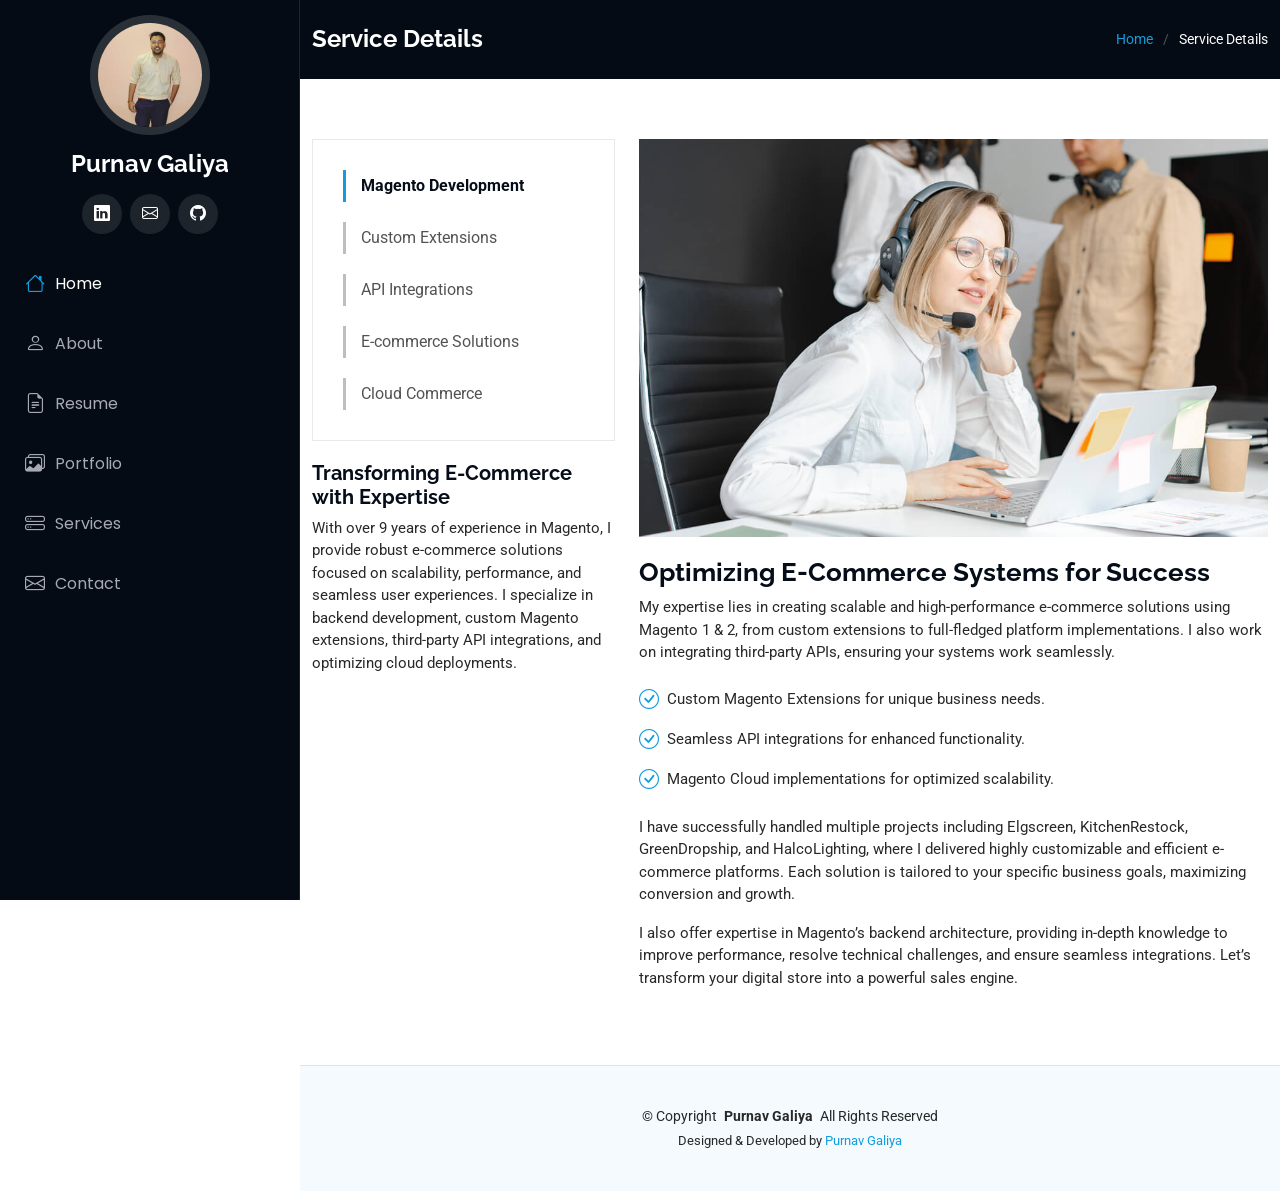
<file: service-details.html>
<!DOCTYPE html>
<html lang="en">

<head>
  <meta charset="utf-8">
  <meta content="width=device-width, initial-scale=1.0" name="viewport">
  <title>Purnav Galiya - Service Details</title>
  <meta content="" name="description">
  <meta content="" name="keywords">

  <!-- Favicons -->
  <link href="assets/img/favicon.png" rel="icon">
  

  <!-- Fonts -->
  <link href="https://fonts.googleapis.com" rel="preconnect">
  <link href="https://fonts.gstatic.com" rel="preconnect" crossorigin>
  <link href="https://fonts.googleapis.com/css2?family=Roboto:ital,wght@0,100;0,300;0,400;0,500;0,700;0,900;1,100;1,300;1,400;1,500;1,700;1,900&family=Poppins:ital,wght@0,100;0,200;0,300;0,400;0,500;0,600;0,700;0,800;0,900;1,100;1,200;1,300;1,400;1,500;1,600;1,700;1,800;1,900&family=Raleway:ital,wght@0,100;0,200;0,300;0,400;0,500;0,600;0,700;0,800;0,900;1,100;1,200;1,300;1,400;1,500;1,600;1,700;1,800;1,900&display=swap" rel="stylesheet">

  <!-- Vendor CSS Files -->
  <link href="assets/vendor/bootstrap/css/bootstrap.min.css" rel="stylesheet">
  <link href="assets/vendor/bootstrap-icons/bootstrap-icons.css" rel="stylesheet">
  <link href="assets/vendor/aos/aos.css" rel="stylesheet">
  <link href="assets/vendor/glightbox/css/glightbox.min.css" rel="stylesheet">
  <link href="assets/vendor/swiper/swiper-bundle.min.css" rel="stylesheet">

  <!-- Main CSS File -->
  <link href="assets/css/main.css" rel="stylesheet">

  <!-- =======================================================
   * Template Customized For: Purnav Galiya
   * Website Purpose: Personal Portfolio & Resume Showcase
   * Original Template Name: iPortfolio
   * Original Template URL: https://bootstrapmade.com/iportfolio-bootstrap-portfolio-websites-template/
   * Customized On: May 5, 2025
   * Customized By: Purnav Galiya - https://www.linkedin.com/in/purnavg/
   * License: https://bootstrapmade.com/license/
  ======================================================= -->
</head>

<body class="service-details-page">

  <header id="header" class="header dark-background d-flex flex-column">
     <i class="header-toggle d-xl-none bi bi-list"></i>
     <div class="profile-img">
        <img src="assets/img/my-profile-img.png" alt="" class="img-fluid rounded-circle">
     </div>
     <a href="index.html" class="logo d-flex align-items-center justify-content-center">
        <!-- Uncomment the line below if you also wish to use an image logo -->
        <!-- <img src="assets/img/logo.png" alt=""> -->
        <h1 class="sitename">Purnav Galiya</h1>
     </a>
     <div class="social-links text-center">
        <a href="https://www.linkedin.com/in/purnavg/" class="linkedin" target="_blank"><i class="bi bi-linkedin"></i></a>
        <a href="mailto:galiyapurnav@gmail.com" class="email"><i class="bi bi-envelope"></i></a>
        <a href="https://github.com/Purnav3095" class="github" target="_blank"><i class="bi bi-github"></i></a>
     </div>
     <nav id="navmenu" class="navmenu">
      <ul>
        <li><a href="index.html#hero" class="active"><i class="bi bi-house navicon"></i>Home</a></li>
        <li><a href="index.html#about"><i class="bi bi-person navicon"></i> About</a></li>
        <li><a href="index.html#resume"><i class="bi bi-file-earmark-text navicon"></i> Resume</a></li>
        <li><a href="index.html#portfolio"><i class="bi bi-images navicon"></i> Portfolio</a></li>
        <li><a href="index.html#services"><i class="bi bi-hdd-stack navicon"></i> Services</a></li>
        <li><a href="index.html#contact"><i class="bi bi-envelope navicon"></i> Contact</a></li>
      </ul>
    </nav>
  </header>

  <main class="main">

    <!-- Page Title -->
    <div class="page-title dark-background">
      <div class="container d-lg-flex justify-content-between align-items-center">
        <h1 class="mb-2 mb-lg-0">Service Details</h1>
        <nav class="breadcrumbs">
          <ol>
            <li><a href="index.html">Home</a></li>
            <li class="current">Service Details</li>
          </ol>
        </nav>
      </div>
    </div><!-- End Page Title -->

    <!-- Service Details Section -->
    <section id="service-details" class="service-details section">

      <div class="container">

        <div class="row gy-4">

          <div class="col-lg-4" data-aos="fade-up" data-aos-delay="100">
            <div class="services-list">
              <a href="#" class="active">Magento Development</a>
              <a href="#">Custom Extensions</a>
              <a href="#">API Integrations</a>
              <a href="#">E-commerce Solutions</a>
              <a href="#">Cloud Commerce</a>
            </div>

            <h4>Transforming E-Commerce with Expertise</h4>
            <p>With over 9 years of experience in Magento, I provide robust e-commerce solutions focused on scalability, performance, and seamless user experiences. I specialize in backend development, custom Magento extensions, third-party API integrations, and optimizing cloud deployments.</p>
          </div>

          <div class="col-lg-8" data-aos="fade-up" data-aos-delay="200">
            <img src="assets/img/services.jpg" alt="Magento Development" class="img-fluid services-img">
            <h3>Optimizing E-Commerce Systems for Success</h3>
            <p>
              My expertise lies in creating scalable and high-performance e-commerce solutions using Magento 1 & 2, from custom extensions to full-fledged platform implementations. I also work on integrating third-party APIs, ensuring your systems work seamlessly.
            </p>
            <ul>
              <li><i class="bi bi-check-circle"></i> <span>Custom Magento Extensions for unique business needs.</span></li>
              <li><i class="bi bi-check-circle"></i> <span>Seamless API integrations for enhanced functionality.</span></li>
              <li><i class="bi bi-check-circle"></i> <span>Magento Cloud implementations for optimized scalability.</span></li>
            </ul>
            <p>
              I have successfully handled multiple projects including Elgscreen, KitchenRestock, GreenDropship, and HalcoLighting, where I delivered highly customizable and efficient e-commerce platforms. Each solution is tailored to your specific business goals, maximizing conversion and growth.
            </p>
            <p>
              I also offer expertise in Magento’s backend architecture, providing in-depth knowledge to improve performance, resolve technical challenges, and ensure seamless integrations. Let’s transform your digital store into a powerful sales engine.
            </p>
          </div>

        </div>

      </div>

    </section>
<!-- /Service Details Section -->

  </main>

  <footer id="footer" class="footer position-relative light-background">
     <div class="container">
        <div class="copyright text-center">
           <p>© <span>Copyright</span> <strong class="px-1 sitename">Purnav Galiya</strong> <span>All Rights Reserved</span></p>
        </div>
        <div class="credits text-center">
           Designed & Developed by <a href="https://www.linkedin.com/in/purnavg/" target="_blank">Purnav Galiya</a>
        </div>
     </div>
  </footer>
  <!-- Scroll Top -->
  <a href="#" id="scroll-top" class="scroll-top d-flex align-items-center justify-content-center"><i class="bi bi-arrow-up-short"></i></a>

  <!-- Preloader -->
  <div id="preloader"></div>

  <!-- Vendor JS Files -->
  <script src="assets/vendor/bootstrap/js/bootstrap.bundle.min.js"></script>
  <script src="assets/vendor/php-email-form/validate.js"></script>
  <script src="assets/vendor/aos/aos.js"></script>
  <script src="assets/vendor/typed.js/typed.umd.js"></script>
  <script src="assets/vendor/purecounter/purecounter_vanilla.js"></script>
  <script src="assets/vendor/waypoints/noframework.waypoints.js"></script>
  <script src="assets/vendor/glightbox/js/glightbox.min.js"></script>
  <script src="assets/vendor/imagesloaded/imagesloaded.pkgd.min.js"></script>
  <script src="assets/vendor/isotope-layout/isotope.pkgd.min.js"></script>
  <script src="assets/vendor/swiper/swiper-bundle.min.js"></script>

  <!-- Main JS File -->
  <script src="assets/js/main.js"></script>

</body>

</html>
</file>
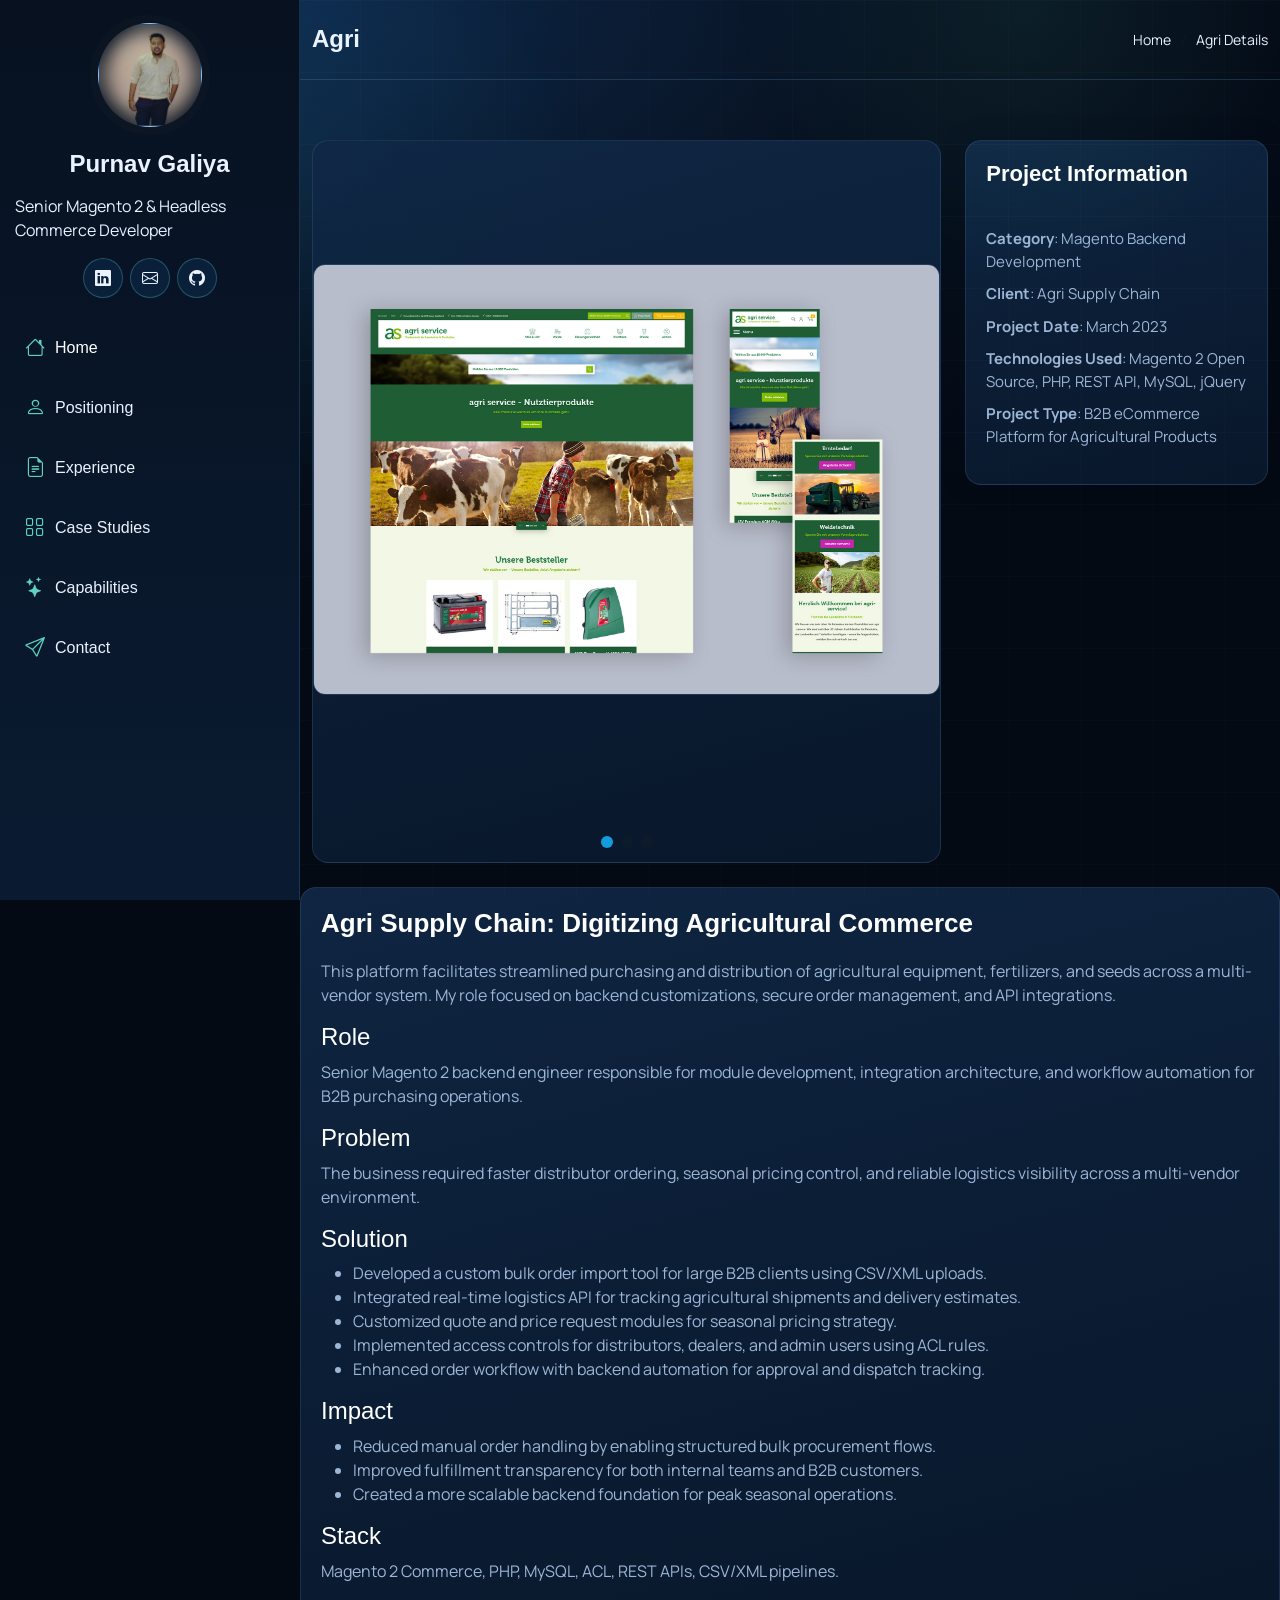
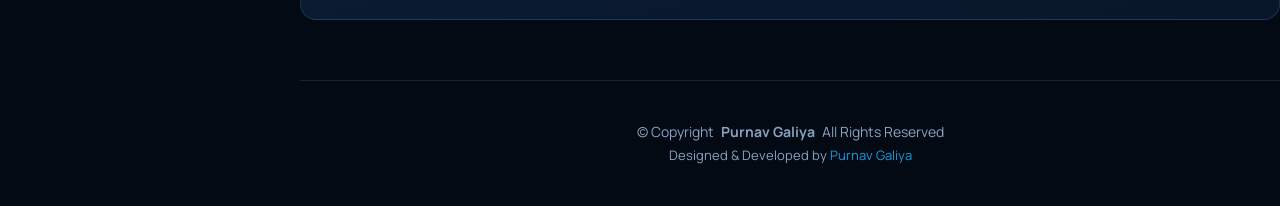
<file: project-details/agri-details.html>
<!DOCTYPE html>
<html lang="en">

<head>
  <meta charset="utf-8">
  <meta content="width=device-width, initial-scale=1.0" name="viewport">
  <title>Portfolio Details - Agri</title>
  <meta content="" name="description">
  <meta content="" name="keywords">

  <!-- Favicons -->
  <link href="../assets/img/favicon.png" rel="icon">
  <link href="../assets/img/apple-touch-icon.png" rel="apple-touch-icon">

  <!-- Fonts -->
  <link href="https://fonts.googleapis.com" rel="preconnect">
  <link href="https://fonts.gstatic.com" rel="preconnect" crossorigin>
  <link href="https://fonts.googleapis.com/css2?family=Space+Grotesk:wght@400;500;600;700&family=Manrope:wght@400;500;600;700&display=swap" rel="stylesheet">

  <!-- Vendor CSS Files -->
  <link href="../assets/vendor/bootstrap/css/bootstrap.min.css" rel="stylesheet">
  <link href="../assets/vendor/bootstrap-icons/bootstrap-icons.css" rel="stylesheet">
  <link href="../assets/vendor/aos/aos.css" rel="stylesheet">
  <link href="../assets/vendor/glightbox/css/glightbox.min.css" rel="stylesheet">
  <link href="../assets/vendor/swiper/swiper-bundle.min.css" rel="stylesheet">

  <!-- Main CSS File -->
  <link href="../assets/css/main.css" rel="stylesheet">
  <link href="../assets/css/premium.css" rel="stylesheet">

 <!-- =======================================================
  * Template Customized For: Purnav Galiya
  * Website Purpose: Personal Portfolio & Resume Showcase
  * Original Template Name: iPortfolio
  * Original Template URL: https://bootstrapmade.com/iportfolio-bootstrap-portfolio-websites-template/
  * Customized On: May 5, 2025
  * Customized By: Purnav Galiya - https://www.linkedin.com/in/purnavg/
  * License: https://bootstrapmade.com/license/
  ======================================================= -->
</head>

<body class="portfolio-details-page premium-mode">

  <header id="header" class="header d-flex flex-column premium-header">
    <i class="header-toggle d-xl-none bi bi-list"></i>

    <div class="profile-img">
      <img src="../assets/img/my-profile-business.png" alt="Purnav Galiya" class="img-fluid rounded-circle">
    </div>

    <a href="index.html" class="logo d-flex align-items-center justify-content-center">
      <!-- Uncomment the line below if you also wish to use an image logo -->
      <!-- <img src="../../assets/img/logo.png" alt=""> -->
      <h1 class="sitename">Purnav Galiya</h1>
    </a>

    <p class="premium-header-tag">Senior Magento 2 &amp; Headless Commerce Developer</p>

    <div class="social-links text-center">
      <a href="https://www.linkedin.com/in/purnavg/" class="linkedin" target="_blank"><i class="bi bi-linkedin"></i></a>
      <a href="mailto:galiyapurnav@gmail.com" class="email"><i class="bi bi-envelope"></i></a>
      <a href="https://github.com/Purnav3095" class="github" target="_blank"><i class="bi bi-github"></i></a>
    </div>

    <nav id="navmenu" class="navmenu">
      <ul>
        <li><a href="../index.html#hero" class="active"><i class="bi bi-house navicon"></i>Home</a></li>
        <li><a href="../index.html#about"><i class="bi bi-person navicon"></i> Positioning</a></li>
        <li><a href="../index.html#resume"><i class="bi bi-file-earmark-text navicon"></i> Experience</a></li>
        <li><a href="../index.html#portfolio"><i class="bi bi-grid navicon"></i> Case Studies</a></li>
        <li><a href="../index.html#services"><i class="bi bi-stars navicon"></i> Capabilities</a></li>
        <li><a href="../index.html#contact"><i class="bi bi-send navicon"></i> Contact</a></li>
      </ul>
    </nav>

  </header>

  <main class="main premium-main">

    <!-- Page Title -->
    <div class="page-title premium-page-title">
      <div class="container d-lg-flex justify-content-between align-items-center">
        <h1 class="mb-2 mb-lg-0">Agri</h1>
        <nav class="breadcrumbs">
          <ol>
            <li><a href="../index.html">Home</a></li>
            <li class="current">Agri Details</li>
          </ol>
        </nav>
      </div>
    </div><!-- End Page Title -->

    <!-- Portfolio Details Section -->
    <section id="portfolio-details" class="portfolio-details section">
      <div class="container" data-aos="fade-up" data-aos-delay="100">
        <div class="row gy-4">
          <div class="col-lg-8">
            <div class="portfolio-details-slider swiper init-swiper">
              <script type="application/json" class="swiper-config">
                {
                  "loop": true,
                  "speed": 600,
                  "autoplay": {
                    "delay": 5000
                  },
                  "slidesPerView": "auto",
                  "pagination": {
                    "el": ".swiper-pagination",
                    "type": "bullets",
                    "clickable": true
                  }
                }
              </script>

              <!-- Project Screenshots -->
              <div class="swiper-wrapper align-items-center">
                <div class="swiper-slide">
                  <img src="../assets/img/myprojects/agri/agri1.jpg" alt="Agri Project Screenshot 1">
                </div>
                <div class="swiper-slide">
                  <img src="../assets/img/myprojects/agri/agri2.jpg" alt="Agri Project Screenshot 2">
                </div>
                <div class="swiper-slide">
                  <img src="../assets/img/myprojects/agri/agri3.jpg" alt="Agri Project Screenshot 3">
                </div>
              </div>
              <div class="swiper-pagination"></div>
            </div>
          </div>

          <div class="col-lg-4">
            <div class="portfolio-info" data-aos="fade-up" data-aos-delay="200">
              <h3>Project Information</h3>
              <ul>
                <li><strong>Category</strong>: Magento Backend Development</li>
                <li><strong>Client</strong>: Agri Supply Chain</li>
                <li><strong>Project Date</strong>: March 2023</li>
                <li><strong>Technologies Used</strong>: Magento 2 Open Source, PHP, REST API, MySQL, jQuery</li>
                <li><strong>Project Type</strong>: B2B eCommerce Platform for Agricultural Products</li>
              </ul>
            </div>
          </div>
          <div class="portfolio-description" data-aos="fade-up" data-aos-delay="300">
              <h2>Agri Supply Chain: Digitizing Agricultural Commerce</h2>
              <p>
                This platform facilitates streamlined purchasing and distribution of agricultural equipment, fertilizers, and seeds across a multi-vendor system. My role focused on backend customizations, secure order management, and API integrations.
              </p>
              <h4>Role</h4>
              <p>Senior Magento 2 backend engineer responsible for module development, integration architecture, and workflow automation for B2B purchasing operations.</p>
              <h4>Problem</h4>
              <p>The business required faster distributor ordering, seasonal pricing control, and reliable logistics visibility across a multi-vendor environment.</p>
              <h4>Solution</h4>
              <ul>
                <li>Developed a custom bulk order import tool for large B2B clients using CSV/XML uploads.</li>
                <li>Integrated real-time logistics API for tracking agricultural shipments and delivery estimates.</li>
                <li>Customized quote and price request modules for seasonal pricing strategy.</li>
                <li>Implemented access controls for distributors, dealers, and admin users using ACL rules.</li>
                <li>Enhanced order workflow with backend automation for approval and dispatch tracking.</li>
              </ul>
              <h4>Impact</h4>
              <ul>
                <li>Reduced manual order handling by enabling structured bulk procurement flows.</li>
                <li>Improved fulfillment transparency for both internal teams and B2B customers.</li>
                <li>Created a more scalable backend foundation for peak seasonal operations.</li>
              </ul>
              <h4>Stack</h4>
              <p>Magento 2 Commerce, PHP, MySQL, ACL, REST APIs, CSV/XML pipelines.</p>
            </div>
        </div>
      </div>
    </section>

    <!-- /Portfolio Details Section -->


  </main>

  <footer id="footer" class="footer position-relative">

   <div class="container">
     <div class="copyright text-center">
       <p>© <span>Copyright</span> <strong class="px-1 sitename">Purnav Galiya</strong> <span>All Rights Reserved</span></p>
     </div>
     <div class="credits text-center">
       Designed & Developed by <a href="https://www.linkedin.com/in/purnavg/" target="_blank">Purnav Galiya</a>
     </div>
   </div>

 </footer>

  <!-- Scroll Top -->
  <a href="#" id="scroll-top" class="scroll-top d-flex align-items-center justify-content-center"><i class="bi bi-arrow-up-short"></i></a>

  <!-- Preloader -->
  <div id="preloader"></div>

  <!-- Vendor JS Files -->
  <script src="../assets/vendor/bootstrap/js/bootstrap.bundle.min.js"></script>
  <script src="../assets/vendor/php-email-form/validate.js"></script>
  <script src="../assets/vendor/aos/aos.js"></script>
  <script src="../assets/vendor/typed.js/typed.umd.js"></script>
  <script src="../assets/vendor/purecounter/purecounter_vanilla.js"></script>
  <script src="../assets/vendor/waypoints/noframework.waypoints.js"></script>
  <script src="../assets/vendor/glightbox/js/glightbox.min.js"></script>
  <script src="../assets/vendor/imagesloaded/imagesloaded.pkgd.min.js"></script>
  <script src="../assets/vendor/isotope-layout/isotope.pkgd.min.js"></script>
  <script src="../assets/vendor/swiper/swiper-bundle.min.js"></script>

  <!-- Main JS File -->
  <script src="../assets/js/main.js"></script>

</body>

</html>
</file>
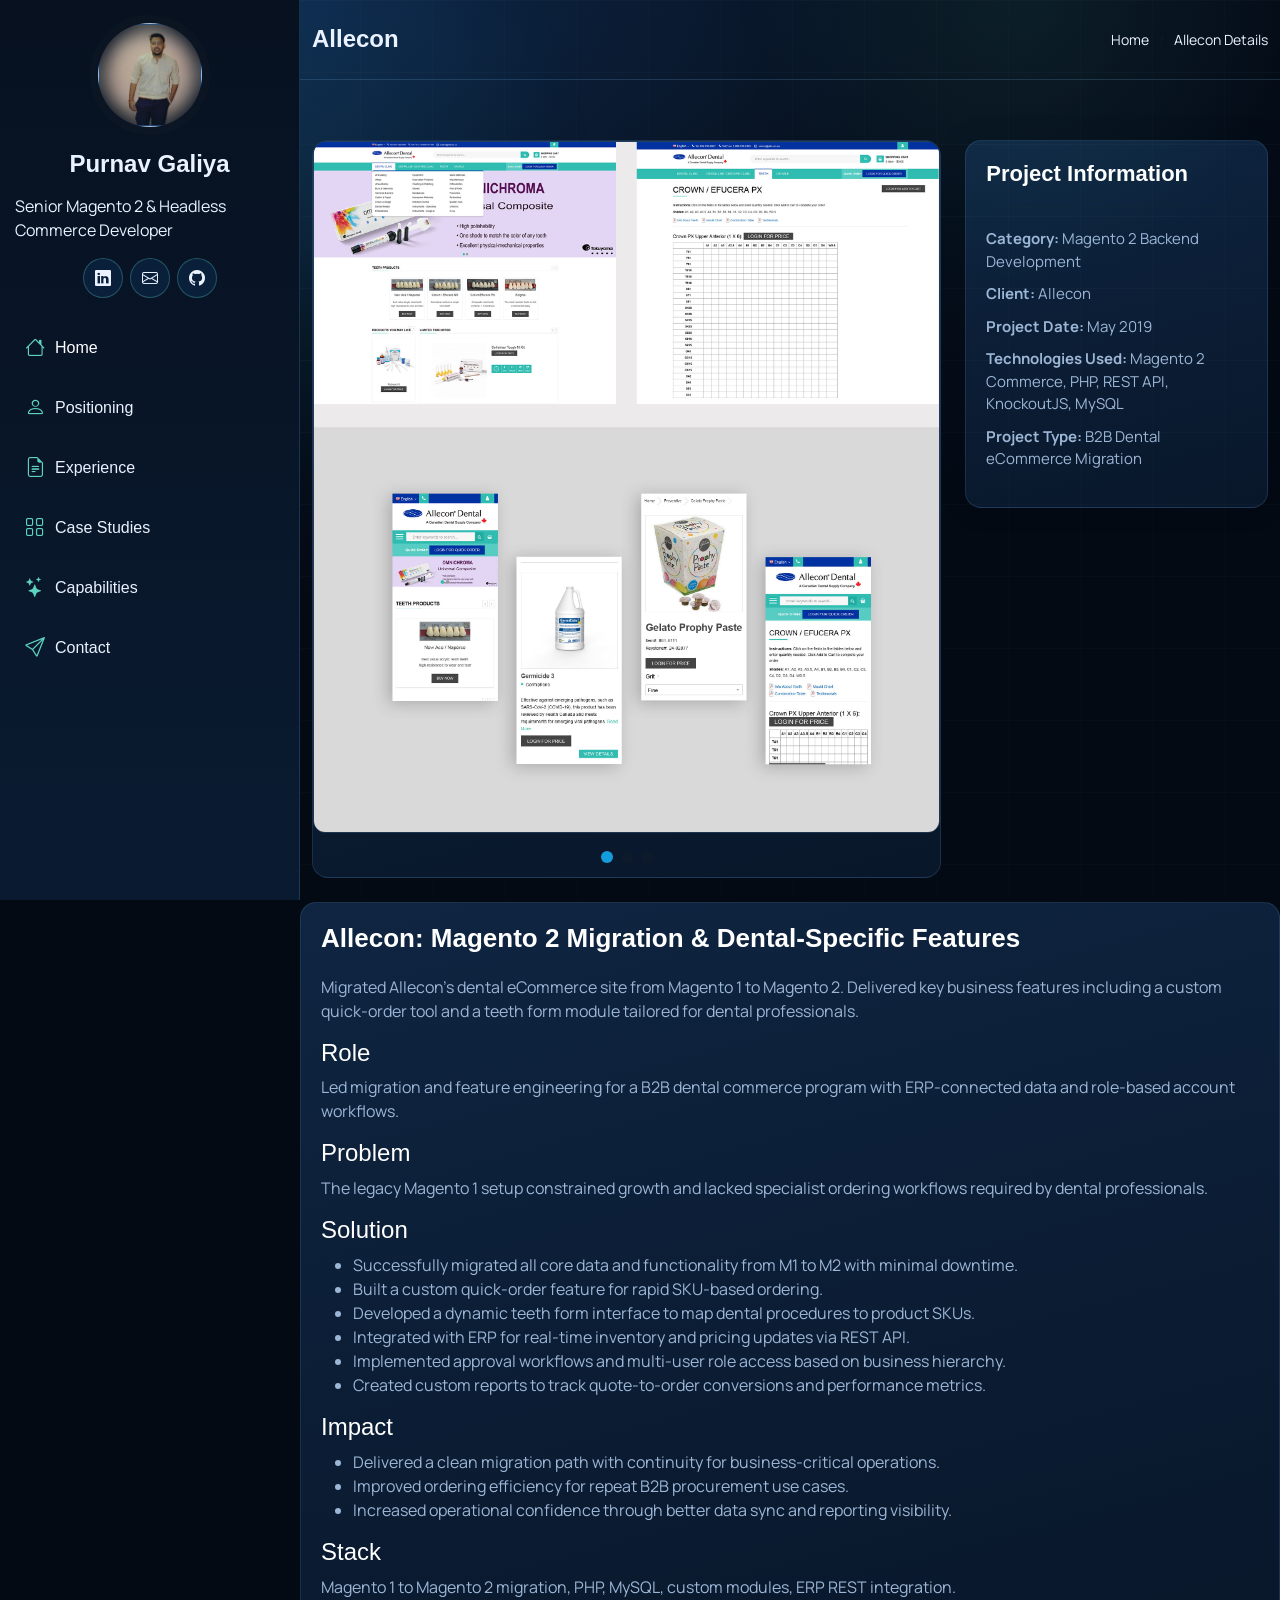
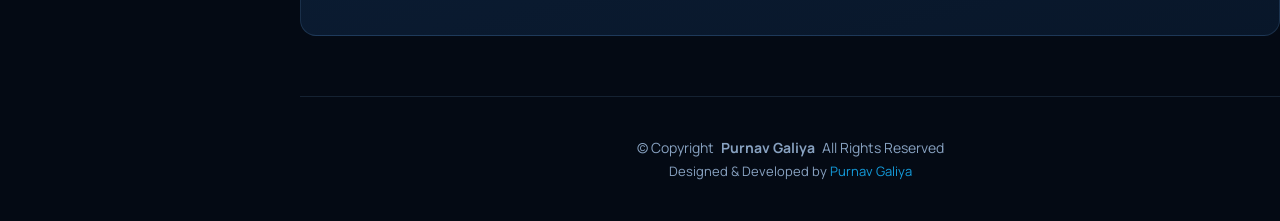
<file: project-details/alllecon-details.html>
<!DOCTYPE html>
<html lang="en">

<head>
  <meta charset="utf-8">
  <meta content="width=device-width, initial-scale=1.0" name="viewport">
  <title>Portfolio Details - Allecon</title>
  <meta content="" name="description">
  <meta content="" name="keywords">

  <!-- Favicons -->
  <link href="../assets/img/favicon.png" rel="icon">
  <link href="../assets/img/apple-touch-icon.png" rel="apple-touch-icon">

  <!-- Fonts -->
  <link href="https://fonts.googleapis.com" rel="preconnect">
  <link href="https://fonts.gstatic.com" rel="preconnect" crossorigin>
  <link href="https://fonts.googleapis.com/css2?family=Space+Grotesk:wght@400;500;600;700&family=Manrope:wght@400;500;600;700&display=swap" rel="stylesheet">

  <!-- Vendor CSS Files -->
  <link href="../assets/vendor/bootstrap/css/bootstrap.min.css" rel="stylesheet">
  <link href="../assets/vendor/bootstrap-icons/bootstrap-icons.css" rel="stylesheet">
  <link href="../assets/vendor/aos/aos.css" rel="stylesheet">
  <link href="../assets/vendor/glightbox/css/glightbox.min.css" rel="stylesheet">
  <link href="../assets/vendor/swiper/swiper-bundle.min.css" rel="stylesheet">

  <!-- Main CSS File -->
  <link href="../assets/css/main.css" rel="stylesheet">
  <link href="../assets/css/premium.css" rel="stylesheet">

 <!-- =======================================================
  * Template Customized For: Purnav Galiya
  * Website Purpose: Personal Portfolio & Resume Showcase
  * Original Template Name: iPortfolio
  * Original Template URL: https://bootstrapmade.com/iportfolio-bootstrap-portfolio-websites-template/
  * Customized On: May 5, 2025
  * Customized By: Purnav Galiya - https://www.linkedin.com/in/purnavg/
  * License: https://bootstrapmade.com/license/
  ======================================================= -->
</head>

<body class="portfolio-details-page premium-mode">

  <header id="header" class="header d-flex flex-column premium-header">
    <i class="header-toggle d-xl-none bi bi-list"></i>

    <div class="profile-img">
      <img src="../assets/img/my-profile-business.png" alt="Purnav Galiya" class="img-fluid rounded-circle">
    </div>

    <a href="index.html" class="logo d-flex align-items-center justify-content-center">
      <!-- Uncomment the line below if you also wish to use an image logo -->
      <!-- <img src="../../assets/img/logo.png" alt=""> -->
      <h1 class="sitename">Purnav Galiya</h1>
    </a>

    <p class="premium-header-tag">Senior Magento 2 &amp; Headless Commerce Developer</p>

    <div class="social-links text-center">
      <a href="https://www.linkedin.com/in/purnavg/" class="linkedin" target="_blank"><i class="bi bi-linkedin"></i></a>
      <a href="mailto:galiyapurnav@gmail.com" class="email"><i class="bi bi-envelope"></i></a>
      <a href="https://github.com/Purnav3095" class="github" target="_blank"><i class="bi bi-github"></i></a>
    </div>

    <nav id="navmenu" class="navmenu">
      <ul>
        <li><a href="../index.html#hero" class="active"><i class="bi bi-house navicon"></i>Home</a></li>
        <li><a href="../index.html#about"><i class="bi bi-person navicon"></i> Positioning</a></li>
        <li><a href="../index.html#resume"><i class="bi bi-file-earmark-text navicon"></i> Experience</a></li>
        <li><a href="../index.html#portfolio"><i class="bi bi-grid navicon"></i> Case Studies</a></li>
        <li><a href="../index.html#services"><i class="bi bi-stars navicon"></i> Capabilities</a></li>
        <li><a href="../index.html#contact"><i class="bi bi-send navicon"></i> Contact</a></li>
      </ul>
    </nav>

  </header>

  <main class="main premium-main">

    <!-- Page Title -->
    <div class="page-title premium-page-title">
      <div class="container d-lg-flex justify-content-between align-items-center">
        <h1 class="mb-2 mb-lg-0">Allecon</h1>
        <nav class="breadcrumbs">
          <ol>
            <li><a href="../index.html">Home</a></li>
            <li class="current">Allecon Details</li>
          </ol>
        </nav>
      </div>
    </div><!-- End Page Title -->

    <!-- Portfolio Details Section -->
    <section id="portfolio-details" class="portfolio-details section">
      <div class="container" data-aos="fade-up" data-aos-delay="100">
        <div class="row gy-4">
          <!-- Project Screenshots -->
          <div class="col-lg-8">
            <div class="portfolio-details-slider swiper init-swiper">
              <script type="application/json" class="swiper-config">
                {
                  "loop": true,
                  "speed": 600,
                  "autoplay": {
                    "delay": 5000
                  },
                  "slidesPerView": "auto",
                  "pagination": {
                    "el": ".swiper-pagination",
                    "type": "bullets",
                    "clickable": true
                  }
                }
              </script>
              <div class="swiper-wrapper align-items-center">
                <div class="swiper-slide">
                  <img src="../assets/img/myprojects/allecon/allecon1.jpg" alt="Allecon Project Screenshot 1">
                </div>
                <div class="swiper-slide">
                  <img src="../assets/img/myprojects/allecon/allecon2.jpg" alt="Allecon Project Screenshot 2">
                </div>
                <div class="swiper-slide">
                  <img src="../assets/img/myprojects/allecon/allecon3.jpg" alt="Allecon Project Screenshot 3">
                </div>
              </div>
              <div class="swiper-pagination"></div>
            </div>
          </div>

          <!-- Project Info and Description -->
          <div class="col-lg-4">
            <div class="portfolio-info" data-aos="fade-up" data-aos-delay="200">
              <h3>Project Information</h3>
              <ul>
                <li><strong>Category:</strong> Magento 2 Backend Development</li>
                <li><strong>Client:</strong> Allecon</li>
                <li><strong>Project Date:</strong> May 2019</li>
                <li><strong>Technologies Used:</strong> Magento 2 Commerce, PHP, REST API, KnockoutJS, MySQL</li>
                <li><strong>Project Type:</strong> B2B Dental eCommerce Migration</li>
              </ul>
            </div>
          </div>

          <div class="portfolio-description" data-aos="fade-up" data-aos-delay="300">
            <h2>Allecon: Magento 2 Migration & Dental-Specific Features</h2>
            <p>
              Migrated Allecon's dental eCommerce site from Magento 1 to Magento 2. Delivered key business features including a custom quick-order tool and a teeth form module tailored for dental professionals.
            </p>
            <h4>Role</h4>
            <p>Led migration and feature engineering for a B2B dental commerce program with ERP-connected data and role-based account workflows.</p>
            <h4>Problem</h4>
            <p>The legacy Magento 1 setup constrained growth and lacked specialist ordering workflows required by dental professionals.</p>
            <h4>Solution</h4>
            <ul>
              <li>Successfully migrated all core data and functionality from M1 to M2 with minimal downtime.</li>
              <li>Built a custom quick-order feature for rapid SKU-based ordering.</li>
              <li>Developed a dynamic teeth form interface to map dental procedures to product SKUs.</li>
              <li>Integrated with ERP for real-time inventory and pricing updates via REST API.</li>
              <li>Implemented approval workflows and multi-user role access based on business hierarchy.</li>
              <li>Created custom reports to track quote-to-order conversions and performance metrics.</li>
            </ul>
            <h4>Impact</h4>
            <ul>
              <li>Delivered a clean migration path with continuity for business-critical operations.</li>
              <li>Improved ordering efficiency for repeat B2B procurement use cases.</li>
              <li>Increased operational confidence through better data sync and reporting visibility.</li>
            </ul>
            <h4>Stack</h4>
            <p>Magento 1 to Magento 2 migration, PHP, MySQL, custom modules, ERP REST integration.</p>
          </div>
        </div>
      </div>
    </section>

    <!-- /Portfolio Details Section -->


  </main>

  <footer id="footer" class="footer position-relative">

   <div class="container">
     <div class="copyright text-center">
       <p>© <span>Copyright</span> <strong class="px-1 sitename">Purnav Galiya</strong> <span>All Rights Reserved</span></p>
     </div>
     <div class="credits text-center">
       Designed & Developed by <a href="https://www.linkedin.com/in/purnavg/" target="_blank">Purnav Galiya</a>
     </div>
   </div>

 </footer>

  <!-- Scroll Top -->
  <a href="#" id="scroll-top" class="scroll-top d-flex align-items-center justify-content-center"><i class="bi bi-arrow-up-short"></i></a>

  <!-- Preloader -->
  <div id="preloader"></div>

  <!-- Vendor JS Files -->
  <script src="../assets/vendor/bootstrap/js/bootstrap.bundle.min.js"></script>
  <script src="../assets/vendor/php-email-form/validate.js"></script>
  <script src="../assets/vendor/aos/aos.js"></script>
  <script src="../assets/vendor/typed.js/typed.umd.js"></script>
  <script src="../assets/vendor/purecounter/purecounter_vanilla.js"></script>
  <script src="../assets/vendor/waypoints/noframework.waypoints.js"></script>
  <script src="../assets/vendor/glightbox/js/glightbox.min.js"></script>
  <script src="../assets/vendor/imagesloaded/imagesloaded.pkgd.min.js"></script>
  <script src="../assets/vendor/isotope-layout/isotope.pkgd.min.js"></script>
  <script src="../assets/vendor/swiper/swiper-bundle.min.js"></script>

  <!-- Main JS File -->
  <script src="../assets/js/main.js"></script>

</body>

</html>
</file>
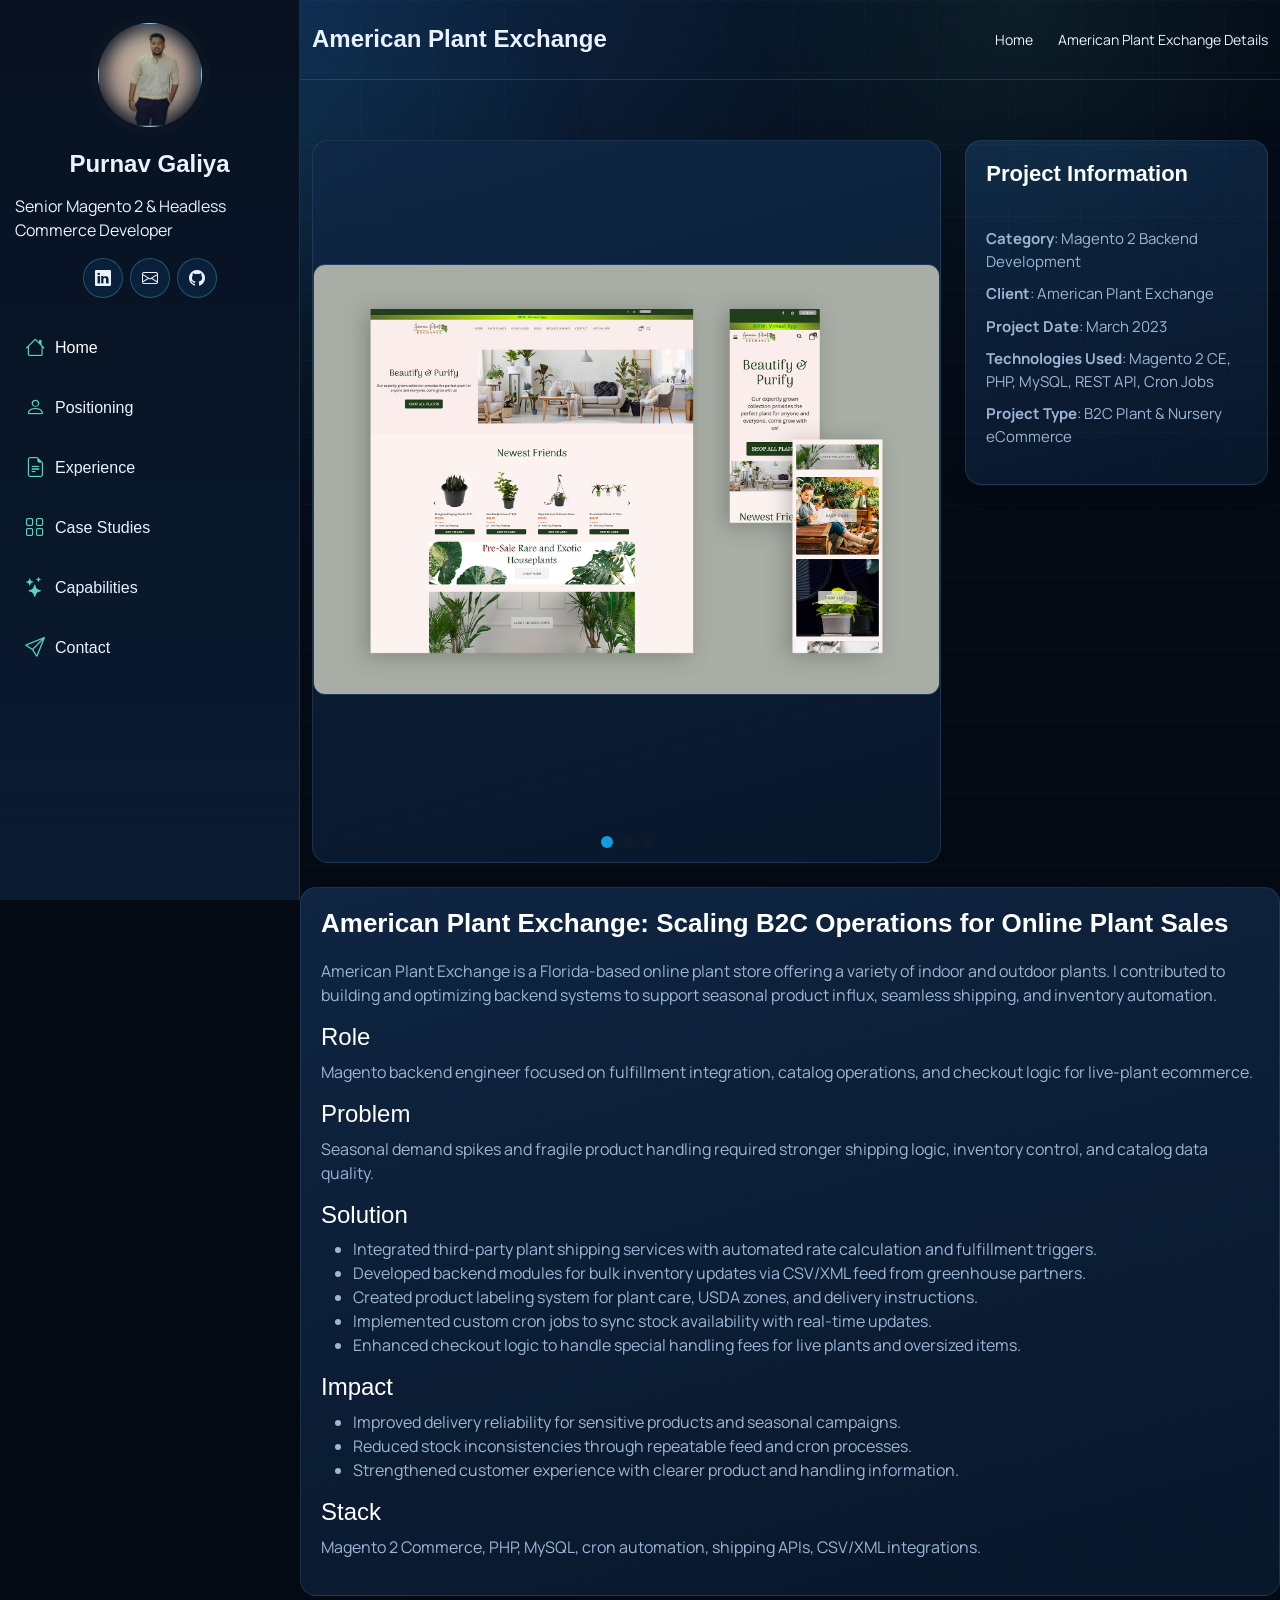
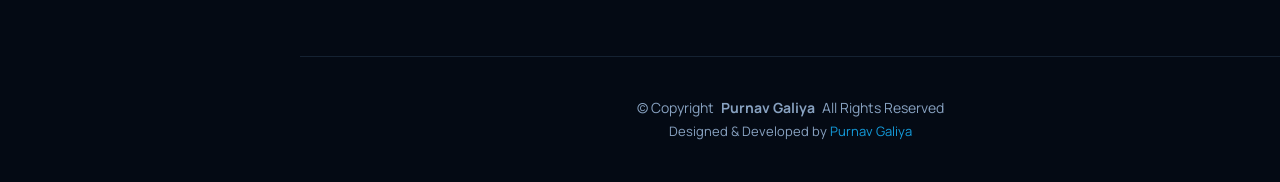
<file: project-details/americanplantexchange-details.html>
<!DOCTYPE html>
<html lang="en">

<head>
  <meta charset="utf-8">
  <meta content="width=device-width, initial-scale=1.0" name="viewport">
  <title>Portfolio Details - American Plant Exchange</title>
  <meta content="" name="description">
  <meta content="" name="keywords">

  <!-- Favicons -->
  <link href="../assets/img/favicon.png" rel="icon">
  <link href="../assets/img/apple-touch-icon.png" rel="apple-touch-icon">

  <!-- Fonts -->
  <link href="https://fonts.googleapis.com" rel="preconnect">
  <link href="https://fonts.gstatic.com" rel="preconnect" crossorigin>
  <link href="https://fonts.googleapis.com/css2?family=Space+Grotesk:wght@400;500;600;700&family=Manrope:wght@400;500;600;700&display=swap" rel="stylesheet">

  <!-- Vendor CSS Files -->
  <link href="../assets/vendor/bootstrap/css/bootstrap.min.css" rel="stylesheet">
  <link href="../assets/vendor/bootstrap-icons/bootstrap-icons.css" rel="stylesheet">
  <link href="../assets/vendor/aos/aos.css" rel="stylesheet">
  <link href="../assets/vendor/glightbox/css/glightbox.min.css" rel="stylesheet">
  <link href="../assets/vendor/swiper/swiper-bundle.min.css" rel="stylesheet">

  <!-- Main CSS File -->
  <link href="../assets/css/main.css" rel="stylesheet">
  <link href="../assets/css/premium.css" rel="stylesheet">

 <!-- =======================================================
  * Template Customized For: Purnav Galiya
  * Website Purpose: Personal Portfolio & Resume Showcase
  * Original Template Name: iPortfolio
  * Original Template URL: https://bootstrapmade.com/iportfolio-bootstrap-portfolio-websites-template/
  * Customized On: May 5, 2025
  * Customized By: Purnav Galiya - https://www.linkedin.com/in/purnavg/
  * License: https://bootstrapmade.com/license/
  ======================================================= -->
</head>

<body class="portfolio-details-page premium-mode">

  <header id="header" class="header d-flex flex-column premium-header">
    <i class="header-toggle d-xl-none bi bi-list"></i>

    <div class="profile-img">
      <img src="../assets/img/my-profile-business.png" alt="Purnav Galiya" class="img-fluid rounded-circle">
    </div>

    <a href="index.html" class="logo d-flex align-items-center justify-content-center">
      <!-- Uncomment the line below if you also wish to use an image logo -->
      <!-- <img src="../../assets/img/logo.png" alt=""> -->
      <h1 class="sitename">Purnav Galiya</h1>
    </a>

    <p class="premium-header-tag">Senior Magento 2 &amp; Headless Commerce Developer</p>

    <div class="social-links text-center">
      <a href="https://www.linkedin.com/in/purnavg/" class="linkedin" target="_blank"><i class="bi bi-linkedin"></i></a>
      <a href="mailto:galiyapurnav@gmail.com" class="email"><i class="bi bi-envelope"></i></a>
      <a href="https://github.com/Purnav3095" class="github" target="_blank"><i class="bi bi-github"></i></a>
    </div>

   <nav id="navmenu" class="navmenu">
      <ul>
        <li><a href="../index.html#hero" class="active"><i class="bi bi-house navicon"></i>Home</a></li>
        <li><a href="../index.html#about"><i class="bi bi-person navicon"></i> Positioning</a></li>
        <li><a href="../index.html#resume"><i class="bi bi-file-earmark-text navicon"></i> Experience</a></li>
        <li><a href="../index.html#portfolio"><i class="bi bi-grid navicon"></i> Case Studies</a></li>
        <li><a href="../index.html#services"><i class="bi bi-stars navicon"></i> Capabilities</a></li>
        <li><a href="../index.html#contact"><i class="bi bi-send navicon"></i> Contact</a></li>
      </ul>
    </nav>

  </header>

  <main class="main premium-main">

    <!-- Page Title -->
    <div class="page-title premium-page-title">
      <div class="container d-lg-flex justify-content-between align-items-center">
        <h1 class="mb-2 mb-lg-0">American Plant Exchange</h1>
        <nav class="breadcrumbs">
          <ol>
            <li><a href="../index.html">Home</a></li>
            <li class="current">American Plant Exchange Details</li>
          </ol>
        </nav>
      </div>
    </div><!-- End Page Title -->

    <!-- Portfolio Details Section -->
    <section id="portfolio-details" class="portfolio-details section">
      <div class="container" data-aos="fade-up" data-aos-delay="100">
        <div class="row gy-4">
          <div class="col-lg-8">
            <div class="portfolio-details-slider swiper init-swiper">
              <script type="application/json" class="swiper-config">
                {
                  "loop": true,
                  "speed": 600,
                  "autoplay": {
                    "delay": 5000
                  },
                  "slidesPerView": "auto",
                  "pagination": {
                    "el": ".swiper-pagination",
                    "type": "bullets",
                    "clickable": true
                  }
                }
              </script>

              <!-- Project Screenshots -->
              <div class="swiper-wrapper align-items-center">
                <div class="swiper-slide">
                  <img src="../assets/img/myprojects/americanplantexchange/americanplantexchange1.jpg" alt="American Plant Exchange Screenshot 1">
                </div>
                <div class="swiper-slide">
                  <img src="../assets/img/myprojects/americanplantexchange/americanplantexchange2.jpg" alt="American Plant Exchange Screenshot 2">
                </div>
                <div class="swiper-slide">
                  <img src="../assets/img/myprojects/americanplantexchange/americanplantexchange3.jpg" alt="American Plant Exchange Screenshot 3">
                </div>
              </div>
              <div class="swiper-pagination"></div>
            </div>
          </div>

          <div class="col-lg-4">
            <div class="portfolio-info" data-aos="fade-up" data-aos-delay="200">
              <h3>Project Information</h3>
              <ul>
                <li><strong>Category</strong>: Magento 2 Backend Development</li>
                <li><strong>Client</strong>: American Plant Exchange</li>
                <li><strong>Project Date</strong>: March 2023</li>
                <li><strong>Technologies Used</strong>: Magento 2 CE, PHP, MySQL, REST API, Cron Jobs</li>
                <li><strong>Project Type</strong>: B2C Plant & Nursery eCommerce</li>
              </ul>
            </div>
          </div>
          <div class="portfolio-description" data-aos="fade-up" data-aos-delay="300">
              <h2>American Plant Exchange: Scaling B2C Operations for Online Plant Sales</h2>
              <p>
                American Plant Exchange is a Florida-based online plant store offering a variety of indoor and outdoor plants. I contributed to building and optimizing backend systems to support seasonal product influx, seamless shipping, and inventory automation.
              </p>
              <h4>Role</h4>
              <p>Magento backend engineer focused on fulfillment integration, catalog operations, and checkout logic for live-plant ecommerce.</p>
              <h4>Problem</h4>
              <p>Seasonal demand spikes and fragile product handling required stronger shipping logic, inventory control, and catalog data quality.</p>
              <h4>Solution</h4>
              <ul>
                <li>Integrated third-party plant shipping services with automated rate calculation and fulfillment triggers.</li>
                <li>Developed backend modules for bulk inventory updates via CSV/XML feed from greenhouse partners.</li>
                <li>Created product labeling system for plant care, USDA zones, and delivery instructions.</li>
                <li>Implemented custom cron jobs to sync stock availability with real-time updates.</li>
                <li>Enhanced checkout logic to handle special handling fees for live plants and oversized items.</li>
              </ul>
              <h4>Impact</h4>
              <ul>
                <li>Improved delivery reliability for sensitive products and seasonal campaigns.</li>
                <li>Reduced stock inconsistencies through repeatable feed and cron processes.</li>
                <li>Strengthened customer experience with clearer product and handling information.</li>
              </ul>
              <h4>Stack</h4>
              <p>Magento 2 Commerce, PHP, MySQL, cron automation, shipping APIs, CSV/XML integrations.</p>
            </div>
        </div>
      </div>
    </section>

    <!-- /Portfolio Details Section -->


  </main>

  <footer id="footer" class="footer position-relative">

   <div class="container">
     <div class="copyright text-center">
       <p>© <span>Copyright</span> <strong class="px-1 sitename">Purnav Galiya</strong> <span>All Rights Reserved</span></p>
     </div>
     <div class="credits text-center">
       Designed & Developed by <a href="https://www.linkedin.com/in/purnavg/" target="_blank">Purnav Galiya</a>
     </div>
   </div>

 </footer>

  <!-- Scroll Top -->
  <a href="#" id="scroll-top" class="scroll-top d-flex align-items-center justify-content-center"><i class="bi bi-arrow-up-short"></i></a>

  <!-- Preloader -->
  <div id="preloader"></div>

  <!-- Vendor JS Files -->
  <script src="../assets/vendor/bootstrap/js/bootstrap.bundle.min.js"></script>
  <script src="../assets/vendor/php-email-form/validate.js"></script>
  <script src="../assets/vendor/aos/aos.js"></script>
  <script src="../assets/vendor/typed.js/typed.umd.js"></script>
  <script src="../assets/vendor/purecounter/purecounter_vanilla.js"></script>
  <script src="../assets/vendor/waypoints/noframework.waypoints.js"></script>
  <script src="../assets/vendor/glightbox/js/glightbox.min.js"></script>
  <script src="../assets/vendor/imagesloaded/imagesloaded.pkgd.min.js"></script>
  <script src="../assets/vendor/isotope-layout/isotope.pkgd.min.js"></script>
  <script src="../assets/vendor/swiper/swiper-bundle.min.js"></script>

  <!-- Main JS File -->
  <script src="../assets/js/main.js"></script>

</body>

</html>
</file>
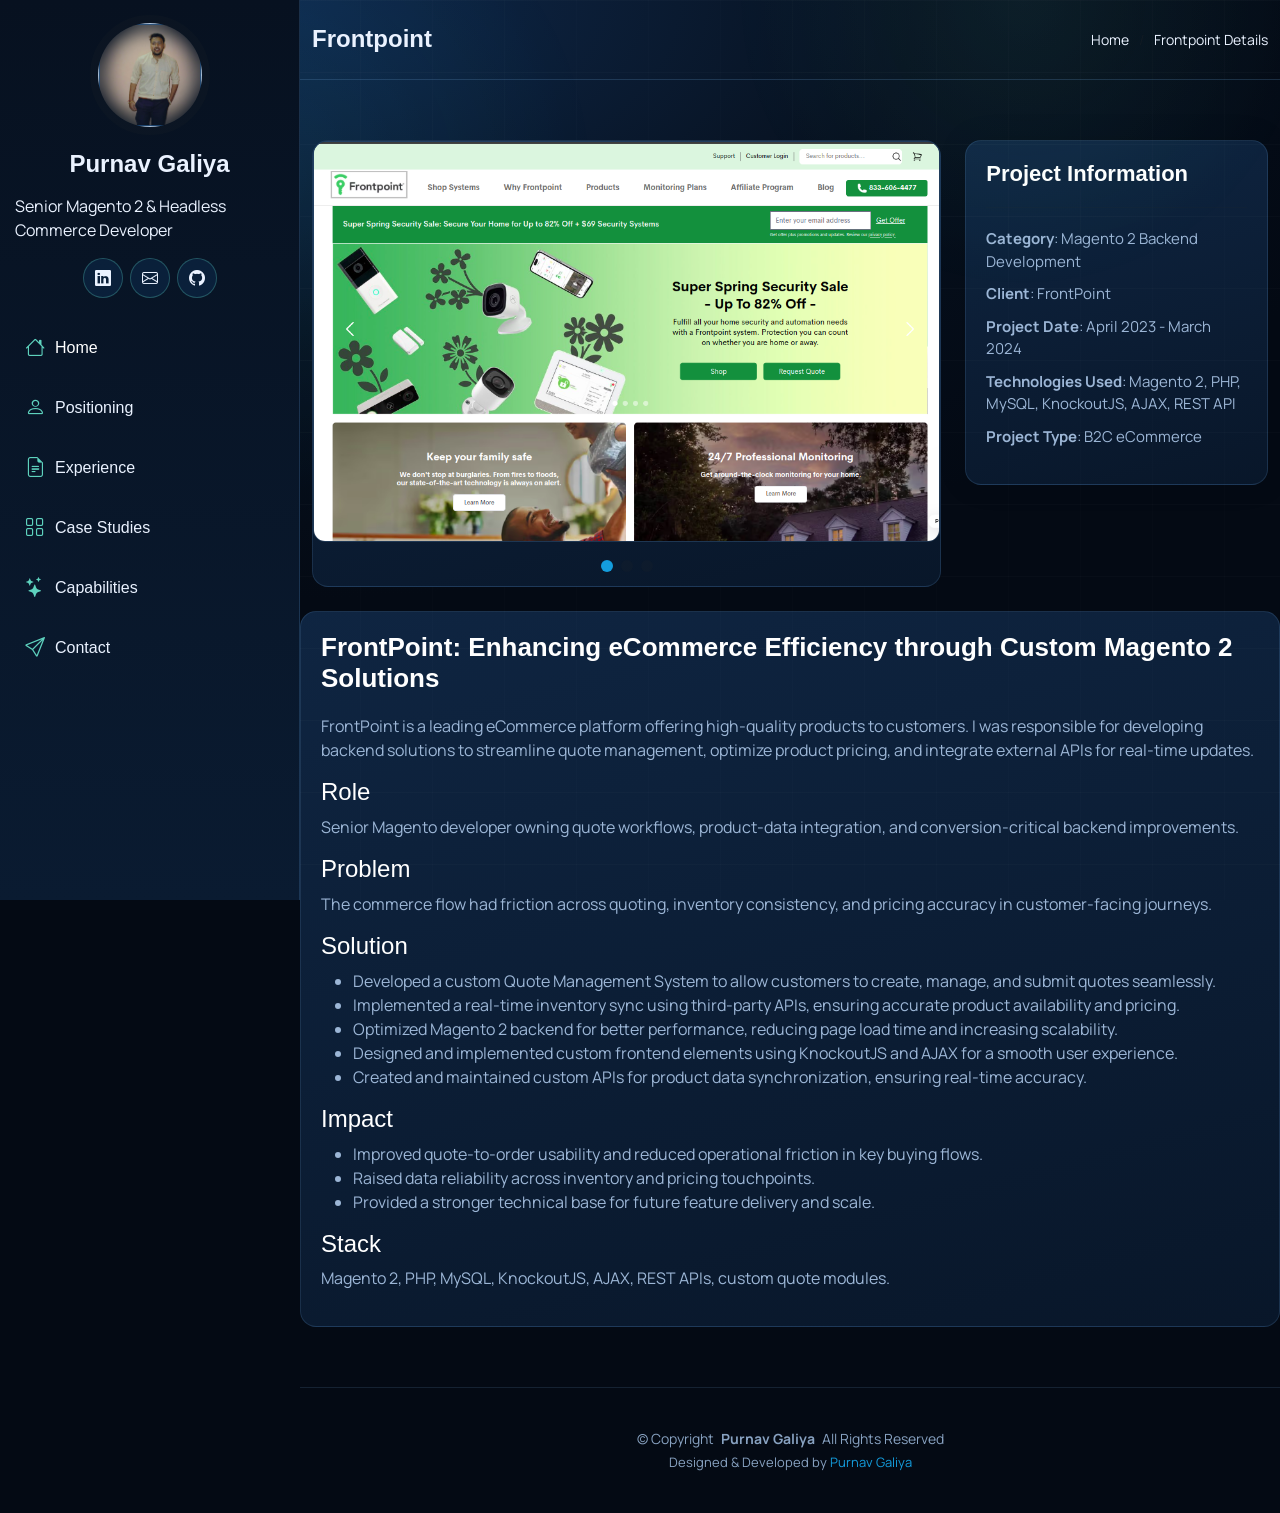
<file: project-details/frontpoint-details.html>
<!DOCTYPE html>
<html lang="en">

<head>
  <meta charset="utf-8">
  <meta content="width=device-width, initial-scale=1.0" name="viewport">
  <title>Portfolio Details - Frontpoint</title>
  <meta content="" name="description">
  <meta content="" name="keywords">

  <!-- Favicons -->
  <link href="../assets/img/favicon.png" rel="icon">
  <link href="../assets/img/apple-touch-icon.png" rel="apple-touch-icon">

  <!-- Fonts -->
  <link href="https://fonts.googleapis.com" rel="preconnect">
  <link href="https://fonts.gstatic.com" rel="preconnect" crossorigin>
  <link href="https://fonts.googleapis.com/css2?family=Space+Grotesk:wght@400;500;600;700&family=Manrope:wght@400;500;600;700&display=swap" rel="stylesheet">

  <!-- Vendor CSS Files -->
  <link href="../assets/vendor/bootstrap/css/bootstrap.min.css" rel="stylesheet">
  <link href="../assets/vendor/bootstrap-icons/bootstrap-icons.css" rel="stylesheet">
  <link href="../assets/vendor/aos/aos.css" rel="stylesheet">
  <link href="../assets/vendor/glightbox/css/glightbox.min.css" rel="stylesheet">
  <link href="../assets/vendor/swiper/swiper-bundle.min.css" rel="stylesheet">

  <!-- Main CSS File -->
  <link href="../assets/css/main.css" rel="stylesheet">
  <link href="../assets/css/premium.css" rel="stylesheet">

 <!-- =======================================================
  * Template Customized For: Purnav Galiya
  * Website Purpose: Personal Portfolio & Resume Showcase
  * Original Template Name: iPortfolio
  * Original Template URL: https://bootstrapmade.com/iportfolio-bootstrap-portfolio-websites-template/
  * Customized On: May 5, 2025
  * Customized By: Purnav Galiya - https://www.linkedin.com/in/purnavg/
  * License: https://bootstrapmade.com/license/
  ======================================================= -->
</head>

<body class="portfolio-details-page premium-mode">

  <header id="header" class="header d-flex flex-column premium-header">
    <i class="header-toggle d-xl-none bi bi-list"></i>

    <div class="profile-img">
      <img src="../assets/img/my-profile-business.png" alt="Purnav Galiya" class="img-fluid rounded-circle">
    </div>

    <a href="index.html" class="logo d-flex align-items-center justify-content-center">
      <!-- Uncomment the line below if you also wish to use an image logo -->
      <!-- <img src="../../assets/img/logo.png" alt=""> -->
      <h1 class="sitename">Purnav Galiya</h1>
    </a>

    <p class="premium-header-tag">Senior Magento 2 &amp; Headless Commerce Developer</p>

    <div class="social-links text-center">
      <a href="https://www.linkedin.com/in/purnavg/" class="linkedin" target="_blank"><i class="bi bi-linkedin"></i></a>
      <a href="mailto:galiyapurnav@gmail.com" class="email"><i class="bi bi-envelope"></i></a>
      <a href="https://github.com/Purnav3095" class="github" target="_blank"><i class="bi bi-github"></i></a>
    </div>

    <nav id="navmenu" class="navmenu">
      <ul>
        <li><a href="../index.html#hero" class="active"><i class="bi bi-house navicon"></i>Home</a></li>
        <li><a href="../index.html#about"><i class="bi bi-person navicon"></i> Positioning</a></li>
        <li><a href="../index.html#resume"><i class="bi bi-file-earmark-text navicon"></i> Experience</a></li>
        <li><a href="../index.html#portfolio"><i class="bi bi-grid navicon"></i> Case Studies</a></li>
        <li><a href="../index.html#services"><i class="bi bi-stars navicon"></i> Capabilities</a></li>
        <li><a href="../index.html#contact"><i class="bi bi-send navicon"></i> Contact</a></li>
      </ul>
    </nav>

  </header>

  <main class="main premium-main">

    <!-- Page Title -->
    <div class="page-title premium-page-title">
      <div class="container d-lg-flex justify-content-between align-items-center">
        <h1 class="mb-2 mb-lg-0">Frontpoint</h1>
        <nav class="breadcrumbs">
          <ol>
            <li><a href="../index.html">Home</a></li>
            <li class="current">Frontpoint Details</li>
          </ol>
        </nav>
      </div>
    </div><!-- End Page Title -->

    <!-- Portfolio Details Section -->
    <section id="portfolio-details" class="portfolio-details section">
      <div class="container" data-aos="fade-up" data-aos-delay="100">
        <div class="row gy-4">
          <div class="col-lg-8">
            <div class="portfolio-details-slider swiper init-swiper">
              <script type="application/json" class="swiper-config">
                {
                  "loop": true,
                  "speed": 600,
                  "autoplay": {
                    "delay": 5000
                  },
                  "slidesPerView": "auto",
                  "pagination": {
                    "el": ".swiper-pagination",
                    "type": "bullets",
                    "clickable": true
                  }
                }
              </script>

              <!-- Project Screenshots -->
              <div class="swiper-wrapper align-items-center">
                <div class="swiper-slide">
                  <img src="../assets/img/myprojects/frontpoint/frontpoint1.png" alt="FrontPoint Project Screenshot 1">
                </div>
                <div class="swiper-slide">
                  <img src="../assets/img/myprojects/frontpoint/frontpoint2.png" alt="FrontPoint Project Screenshot 2">
                </div>
                <div class="swiper-slide">
                  <img src="../assets/img/myprojects/frontpoint/frontpoint3.png" alt="FrontPoint Project Screenshot 3">
                </div>
              </div>
              <div class="swiper-pagination"></div>
            </div>
          </div>

          <div class="col-lg-4">
            <div class="portfolio-info" data-aos="fade-up" data-aos-delay="200">
              <h3>Project Information</h3>
              <ul>
                <li><strong>Category</strong>: Magento 2 Backend Development</li>
                <li><strong>Client</strong>: FrontPoint</li>
                <li><strong>Project Date</strong>: April 2023 - March 2024</li>
                <li><strong>Technologies Used</strong>: Magento 2, PHP, MySQL, KnockoutJS, AJAX, REST API</li>
                <li><strong>Project Type</strong>: B2C eCommerce</li>
              </ul>
            </div>
          </div>
          
          <div class="portfolio-description" data-aos="fade-up" data-aos-delay="300">
            <h2>FrontPoint: Enhancing eCommerce Efficiency through Custom Magento 2 Solutions</h2>
            <p>
              FrontPoint is a leading eCommerce platform offering high-quality products to customers. I was responsible for developing backend solutions to streamline quote management, optimize product pricing, and integrate external APIs for real-time updates.
            </p>
            <h4>Role</h4>
            <p>Senior Magento developer owning quote workflows, product-data integration, and conversion-critical backend improvements.</p>
            <h4>Problem</h4>
            <p>The commerce flow had friction across quoting, inventory consistency, and pricing accuracy in customer-facing journeys.</p>
            <h4>Solution</h4>
            <ul>
              <li>Developed a custom Quote Management System to allow customers to create, manage, and submit quotes seamlessly.</li>
              <li>Implemented a real-time inventory sync using third-party APIs, ensuring accurate product availability and pricing.</li>
              <li>Optimized Magento 2 backend for better performance, reducing page load time and increasing scalability.</li>
              <li>Designed and implemented custom frontend elements using KnockoutJS and AJAX for a smooth user experience.</li>
              <li>Created and maintained custom APIs for product data synchronization, ensuring real-time accuracy.</li>
            </ul>
            <h4>Impact</h4>
            <ul>
              <li>Improved quote-to-order usability and reduced operational friction in key buying flows.</li>
              <li>Raised data reliability across inventory and pricing touchpoints.</li>
              <li>Provided a stronger technical base for future feature delivery and scale.</li>
            </ul>
            <h4>Stack</h4>
            <p>Magento 2, PHP, MySQL, KnockoutJS, AJAX, REST APIs, custom quote modules.</p>
          </div>
        </div>
      </div>
    </section>


    <!-- /Portfolio Details Section -->


  </main>

  <footer id="footer" class="footer position-relative">

   <div class="container">
     <div class="copyright text-center">
       <p>© <span>Copyright</span> <strong class="px-1 sitename">Purnav Galiya</strong> <span>All Rights Reserved</span></p>
     </div>
     <div class="credits text-center">
       Designed & Developed by <a href="https://www.linkedin.com/in/purnavg/" target="_blank">Purnav Galiya</a>
     </div>
   </div>

 </footer>

  <!-- Scroll Top -->
  <a href="#" id="scroll-top" class="scroll-top d-flex align-items-center justify-content-center"><i class="bi bi-arrow-up-short"></i></a>

  <!-- Preloader -->
  <div id="preloader"></div>

  <!-- Vendor JS Files -->
  <script src="../assets/vendor/bootstrap/js/bootstrap.bundle.min.js"></script>
  <script src="../assets/vendor/php-email-form/validate.js"></script>
  <script src="../assets/vendor/aos/aos.js"></script>
  <script src="../assets/vendor/typed.js/typed.umd.js"></script>
  <script src="../assets/vendor/purecounter/purecounter_vanilla.js"></script>
  <script src="../assets/vendor/waypoints/noframework.waypoints.js"></script>
  <script src="../assets/vendor/glightbox/js/glightbox.min.js"></script>
  <script src="../assets/vendor/imagesloaded/imagesloaded.pkgd.min.js"></script>
  <script src="../assets/vendor/isotope-layout/isotope.pkgd.min.js"></script>
  <script src="../assets/vendor/swiper/swiper-bundle.min.js"></script>

  <!-- Main JS File -->
  <script src="../assets/js/main.js"></script>

</body>

</html>
</file>
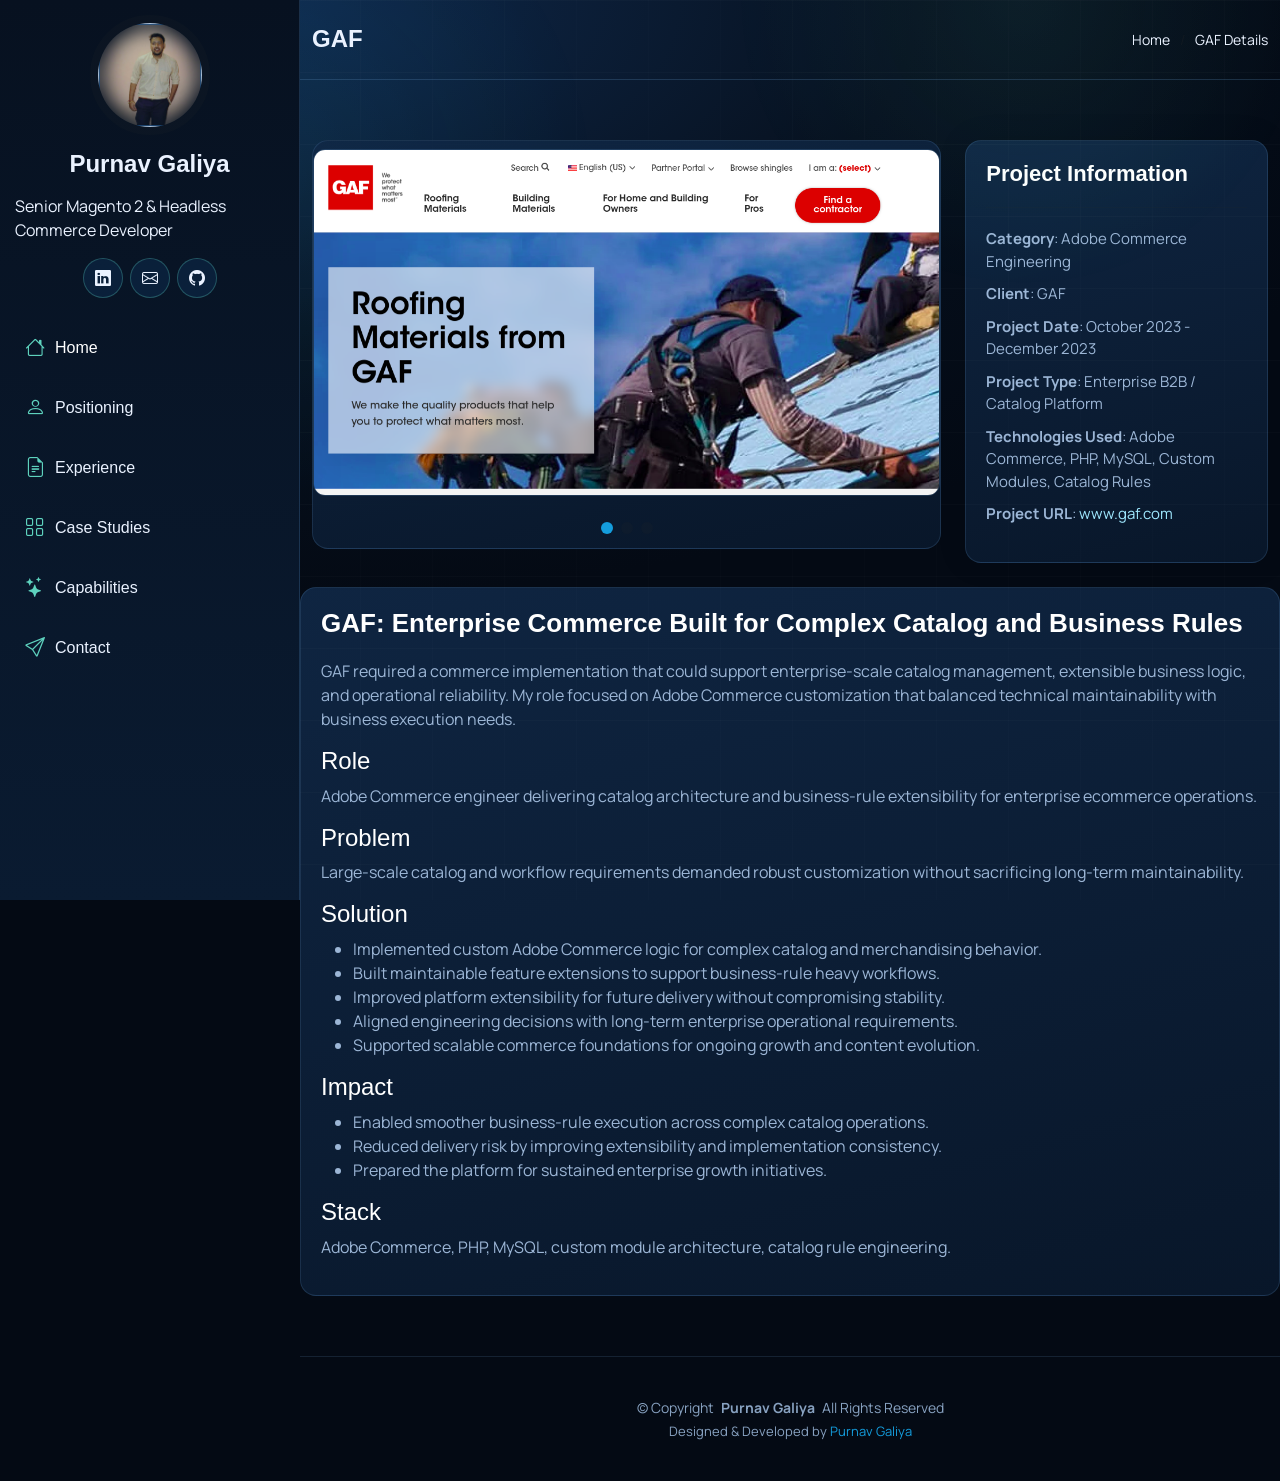
<file: project-details/gaf-details.html>
<!DOCTYPE html>
<html lang="en">

<head>
  <meta charset="utf-8">
  <meta content="width=device-width, initial-scale=1.0" name="viewport">
  <title>Portfolio Details - GAF</title>
  <meta content="" name="description">
  <meta content="" name="keywords">

  <link href="../assets/img/favicon.png" rel="icon">
  <link href="../assets/img/apple-touch-icon.png" rel="apple-touch-icon">

  <link href="https://fonts.googleapis.com" rel="preconnect">
  <link href="https://fonts.gstatic.com" rel="preconnect" crossorigin>
  <link href="https://fonts.googleapis.com/css2?family=Space+Grotesk:wght@400;500;600;700&family=Manrope:wght@400;500;600;700&display=swap" rel="stylesheet">

  <link href="../assets/vendor/bootstrap/css/bootstrap.min.css" rel="stylesheet">
  <link href="../assets/vendor/bootstrap-icons/bootstrap-icons.css" rel="stylesheet">
  <link href="../assets/vendor/aos/aos.css" rel="stylesheet">
  <link href="../assets/vendor/glightbox/css/glightbox.min.css" rel="stylesheet">
  <link href="../assets/vendor/swiper/swiper-bundle.min.css" rel="stylesheet">

  <link href="../assets/css/main.css" rel="stylesheet">
  <link href="../assets/css/premium.css" rel="stylesheet">
</head>

<body class="portfolio-details-page premium-mode">

  <header id="header" class="header d-flex flex-column premium-header">
    <i class="header-toggle d-xl-none bi bi-list"></i>

    <div class="profile-img">
      <img src="../assets/img/my-profile-business.png" alt="Purnav Galiya" class="img-fluid rounded-circle">
    </div>

    <a href="../index.html" class="logo d-flex align-items-center justify-content-center">
      <h1 class="sitename">Purnav Galiya</h1>
    </a>

    <p class="premium-header-tag">Senior Magento 2 &amp; Headless Commerce Developer</p>

    <div class="social-links text-center">
      <a href="https://www.linkedin.com/in/purnavg/" class="linkedin" target="_blank"><i class="bi bi-linkedin"></i></a>
      <a href="mailto:galiyapurnav@gmail.com" class="email"><i class="bi bi-envelope"></i></a>
      <a href="https://github.com/Purnav3095" class="github" target="_blank"><i class="bi bi-github"></i></a>
    </div>

    <nav id="navmenu" class="navmenu">
      <ul>
        <li><a href="../index.html#hero" class="active"><i class="bi bi-house navicon"></i>Home</a></li>
        <li><a href="../index.html#about"><i class="bi bi-person navicon"></i> Positioning</a></li>
        <li><a href="../index.html#resume"><i class="bi bi-file-earmark-text navicon"></i> Experience</a></li>
        <li><a href="../index.html#portfolio"><i class="bi bi-grid navicon"></i> Case Studies</a></li>
        <li><a href="../index.html#services"><i class="bi bi-stars navicon"></i> Capabilities</a></li>
        <li><a href="../index.html#contact"><i class="bi bi-send navicon"></i> Contact</a></li>
      </ul>
    </nav>
  </header>

  <main class="main premium-main">
    <div class="page-title premium-page-title">
      <div class="container d-lg-flex justify-content-between align-items-center">
        <h1 class="mb-2 mb-lg-0">GAF</h1>
        <nav class="breadcrumbs">
          <ol>
            <li><a href="../index.html">Home</a></li>
            <li class="current">GAF Details</li>
          </ol>
        </nav>
      </div>
    </div>

    <section id="portfolio-details" class="portfolio-details section">
      <div class="container" data-aos="fade-up" data-aos-delay="100">
        <div class="row gy-4">
          <div class="col-lg-8">
            <div class="portfolio-details-slider swiper init-swiper">
              <script type="application/json" class="swiper-config">
                {
                  "loop": true,
                  "speed": 600,
                  "autoplay": {
                    "delay": 5000
                  },
                  "slidesPerView": "auto",
                  "pagination": {
                    "el": ".swiper-pagination",
                    "type": "bullets",
                    "clickable": true
                  }
                }
              </script>

              <div class="swiper-wrapper align-items-center">
                <div class="swiper-slide">
                  <img src="../assets/img/myprojects/gaf/gaf1.png" alt="GAF Screenshot 1">
                </div>
                <div class="swiper-slide">
                  <img src="../assets/img/myprojects/gaf/gaf2.png" alt="GAF Screenshot 2">
                </div>
                <div class="swiper-slide">
                  <img src="../assets/img/myprojects/gaf/gaf3.png" alt="GAF Screenshot 3">
                </div>
              </div>
              <div class="swiper-pagination"></div>
            </div>
          </div>

          <div class="col-lg-4">
            <div class="portfolio-info" data-aos="fade-up" data-aos-delay="200">
              <h3>Project Information</h3>
              <ul>
                <li><strong>Category</strong>: Adobe Commerce Engineering</li>
                <li><strong>Client</strong>: GAF</li>
                <li><strong>Project Date</strong>: October 2023 - December 2023</li>
                <li><strong>Project Type</strong>: Enterprise B2B / Catalog Platform</li>
                <li><strong>Technologies Used</strong>: Adobe Commerce, PHP, MySQL, Custom Modules, Catalog Rules</li>
                <li><strong>Project URL</strong>: <a href="https://www.gaf.com/" target="_blank">www.gaf.com</a></li>
              </ul>
            </div>
          </div>

          <div class="portfolio-description" data-aos="fade-up" data-aos-delay="300">
            <h2>GAF: Enterprise Commerce Built for Complex Catalog and Business Rules</h2>
            <p>
              GAF required a commerce implementation that could support enterprise-scale catalog management, extensible business logic, and operational reliability. My role focused on Adobe Commerce customization that balanced technical maintainability with business execution needs.
            </p>
            <h4>Role</h4>
            <p>Adobe Commerce engineer delivering catalog architecture and business-rule extensibility for enterprise ecommerce operations.</p>
            <h4>Problem</h4>
            <p>Large-scale catalog and workflow requirements demanded robust customization without sacrificing long-term maintainability.</p>
            <h4>Solution</h4>
            <ul>
              <li>Implemented custom Adobe Commerce logic for complex catalog and merchandising behavior.</li>
              <li>Built maintainable feature extensions to support business-rule heavy workflows.</li>
              <li>Improved platform extensibility for future delivery without compromising stability.</li>
              <li>Aligned engineering decisions with long-term enterprise operational requirements.</li>
              <li>Supported scalable commerce foundations for ongoing growth and content evolution.</li>
            </ul>
            <h4>Impact</h4>
            <ul>
              <li>Enabled smoother business-rule execution across complex catalog operations.</li>
              <li>Reduced delivery risk by improving extensibility and implementation consistency.</li>
              <li>Prepared the platform for sustained enterprise growth initiatives.</li>
            </ul>
            <h4>Stack</h4>
            <p>Adobe Commerce, PHP, MySQL, custom module architecture, catalog rule engineering.</p>
          </div>
        </div>
      </div>
    </section>
  </main>

  <footer id="footer" class="footer position-relative">
    <div class="container">
      <div class="copyright text-center">
        <p>© <span>Copyright</span> <strong class="px-1 sitename">Purnav Galiya</strong> <span>All Rights Reserved</span></p>
      </div>
      <div class="credits text-center">
        Designed &amp; Developed by <a href="https://www.linkedin.com/in/purnavg/" target="_blank">Purnav Galiya</a>
      </div>
    </div>
  </footer>

  <a href="#" id="scroll-top" class="scroll-top d-flex align-items-center justify-content-center"><i class="bi bi-arrow-up-short"></i></a>

  <div id="preloader"></div>

  <script src="../assets/vendor/bootstrap/js/bootstrap.bundle.min.js"></script>
  <script src="../assets/vendor/php-email-form/validate.js"></script>
  <script src="../assets/vendor/aos/aos.js"></script>
  <script src="../assets/vendor/typed.js/typed.umd.js"></script>
  <script src="../assets/vendor/purecounter/purecounter_vanilla.js"></script>
  <script src="../assets/vendor/waypoints/noframework.waypoints.js"></script>
  <script src="../assets/vendor/glightbox/js/glightbox.min.js"></script>
  <script src="../assets/vendor/imagesloaded/imagesloaded.pkgd.min.js"></script>
  <script src="../assets/vendor/isotope-layout/isotope.pkgd.min.js"></script>
  <script src="../assets/vendor/swiper/swiper-bundle.min.js"></script>
  <script src="../assets/js/main.js"></script>

</body>

</html>
</file>
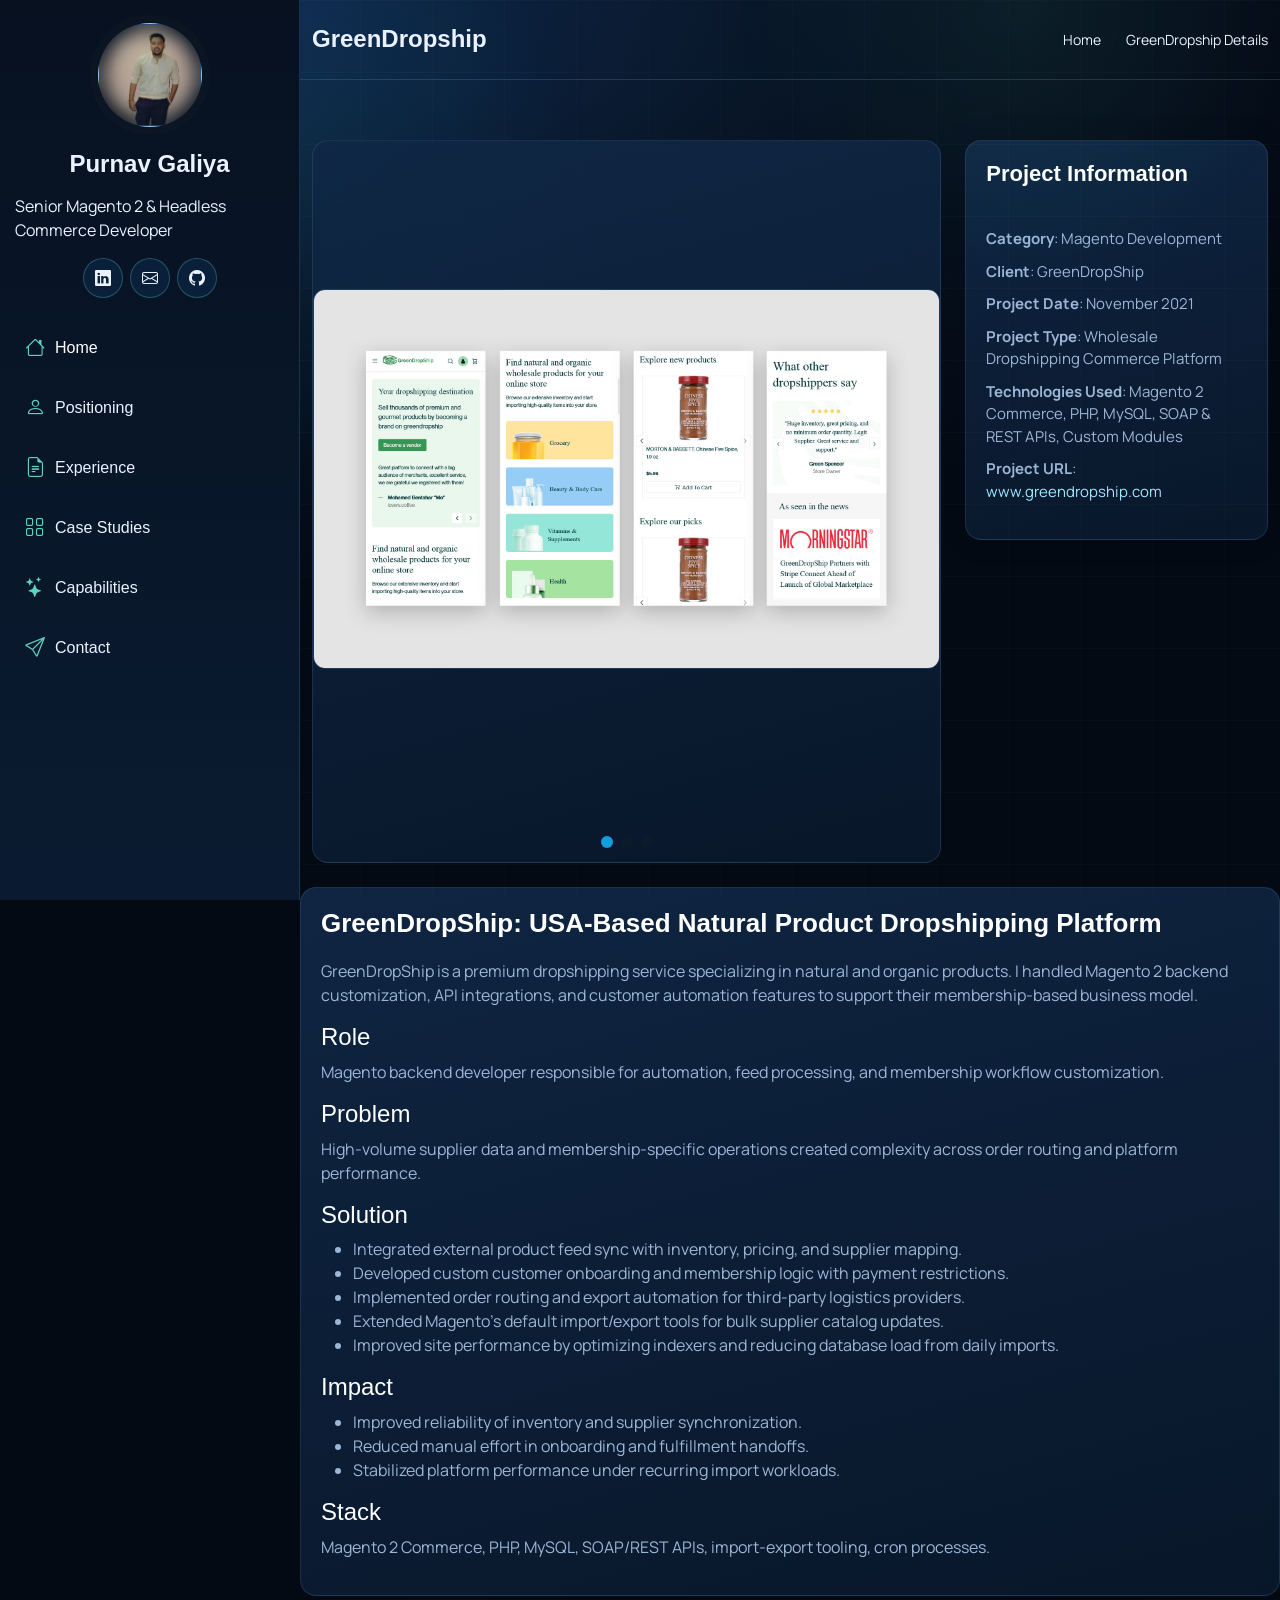
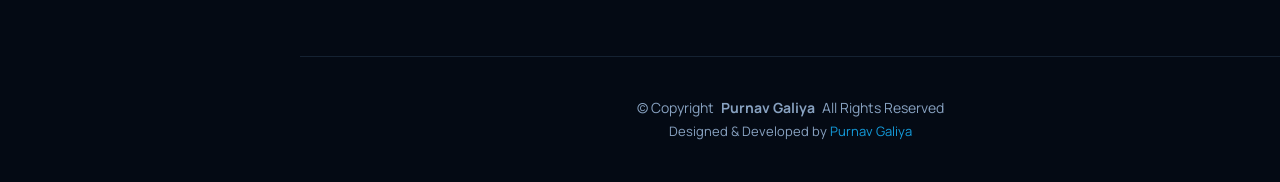
<file: project-details/greendropship-details.html>
<!DOCTYPE html>
<html lang="en">

<head>
  <meta charset="utf-8">
  <meta content="width=device-width, initial-scale=1.0" name="viewport">
  <title>Portfolio Details - GreenDropship</title>
  <meta content="" name="description">
  <meta content="" name="keywords">

  <!-- Favicons -->
  <link href="../assets/img/favicon.png" rel="icon">
  <link href="../assets/img/apple-touch-icon.png" rel="apple-touch-icon">

  <!-- Fonts -->
  <link href="https://fonts.googleapis.com" rel="preconnect">
  <link href="https://fonts.gstatic.com" rel="preconnect" crossorigin>
  <link href="https://fonts.googleapis.com/css2?family=Space+Grotesk:wght@400;500;600;700&family=Manrope:wght@400;500;600;700&display=swap" rel="stylesheet">

  <!-- Vendor CSS Files -->
  <link href="../assets/vendor/bootstrap/css/bootstrap.min.css" rel="stylesheet">
  <link href="../assets/vendor/bootstrap-icons/bootstrap-icons.css" rel="stylesheet">
  <link href="../assets/vendor/aos/aos.css" rel="stylesheet">
  <link href="../assets/vendor/glightbox/css/glightbox.min.css" rel="stylesheet">
  <link href="../assets/vendor/swiper/swiper-bundle.min.css" rel="stylesheet">

  <!-- Main CSS File -->
  <link href="../assets/css/main.css" rel="stylesheet">
  <link href="../assets/css/premium.css" rel="stylesheet">

 <!-- =======================================================
  * Template Customized For: Purnav Galiya
  * Website Purpose: Personal Portfolio & Resume Showcase
  * Original Template Name: iPortfolio
  * Original Template URL: https://bootstrapmade.com/iportfolio-bootstrap-portfolio-websites-template/
  * Customized On: May 5, 2025
  * Customized By: Purnav Galiya - https://www.linkedin.com/in/purnavg/
  * License: https://bootstrapmade.com/license/
  ======================================================= -->
</head>

<body class="portfolio-details-page premium-mode">

  <header id="header" class="header d-flex flex-column premium-header">
    <i class="header-toggle d-xl-none bi bi-list"></i>

    <div class="profile-img">
      <img src="../assets/img/my-profile-business.png" alt="Purnav Galiya" class="img-fluid rounded-circle">
    </div>

    <a href="index.html" class="logo d-flex align-items-center justify-content-center">
      <!-- Uncomment the line below if you also wish to use an image logo -->
      <!-- <img src="../../assets/img/logo.png" alt=""> -->
      <h1 class="sitename">Purnav Galiya</h1>
    </a>

    <p class="premium-header-tag">Senior Magento 2 &amp; Headless Commerce Developer</p>

    <div class="social-links text-center">
      <a href="https://www.linkedin.com/in/purnavg/" class="linkedin" target="_blank"><i class="bi bi-linkedin"></i></a>
      <a href="mailto:galiyapurnav@gmail.com" class="email"><i class="bi bi-envelope"></i></a>
      <a href="https://github.com/Purnav3095" class="github" target="_blank"><i class="bi bi-github"></i></a>
    </div>

   <nav id="navmenu" class="navmenu">
      <ul>
        <li><a href="../index.html#hero" class="active"><i class="bi bi-house navicon"></i>Home</a></li>
        <li><a href="../index.html#about"><i class="bi bi-person navicon"></i> Positioning</a></li>
        <li><a href="../index.html#resume"><i class="bi bi-file-earmark-text navicon"></i> Experience</a></li>
        <li><a href="../index.html#portfolio"><i class="bi bi-grid navicon"></i> Case Studies</a></li>
        <li><a href="../index.html#services"><i class="bi bi-stars navicon"></i> Capabilities</a></li>
        <li><a href="../index.html#contact"><i class="bi bi-send navicon"></i> Contact</a></li>
      </ul>
    </nav>

  </header>

  <main class="main premium-main">

    <!-- Page Title -->
    <div class="page-title premium-page-title">
      <div class="container d-lg-flex justify-content-between align-items-center">
        <h1 class="mb-2 mb-lg-0">GreenDropship</h1>
        <nav class="breadcrumbs">
          <ol>
            <li><a href="../index.html">Home</a></li>
            <li class="current">GreenDropship Details</li>
          </ol>
        </nav>
      </div>
    </div><!-- End Page Title -->

    <!-- Portfolio Details Section -->
    
    <section id="portfolio-details" class="portfolio-details section">
      <div class="container" data-aos="fade-up" data-aos-delay="100">
        <div class="row gy-4">
          <div class="col-lg-8">
            <div class="portfolio-details-slider swiper init-swiper">
              <script type="application/json" class="swiper-config">
                {
                  "loop": true,
                  "speed": 600,
                  "autoplay": {
                    "delay": 5000
                  },
                  "slidesPerView": "auto",
                  "pagination": {
                    "el": ".swiper-pagination",
                    "type": "bullets",
                    "clickable": true
                  }
                }
              </script>

              <!-- Add Project Screenshots -->
              <div class="swiper-wrapper align-items-center">
                <div class="swiper-slide">
                  <img src="../assets/img/myprojects/greendropship/greendropship1.jpg" alt="GreenDropShip Screenshot 1">
                </div>
                <div class="swiper-slide">
                  <img src="../assets/img/myprojects/greendropship/greendropship2.jpg" alt="GreenDropShip Screenshot 2">
                </div>
                <div class="swiper-slide">
                  <img src="../assets/img/myprojects/greendropship/greendropship3.jpg" alt="GreenDropShip Screenshot 3">
                </div>
              </div>
              <div class="swiper-pagination"></div>
            </div>
          </div>

          <div class="col-lg-4">
            <div class="portfolio-info" data-aos="fade-up" data-aos-delay="200">
              <h3>Project Information</h3>
              <ul>
                <li><strong>Category</strong>: Magento Development</li>
                <li><strong>Client</strong>: GreenDropShip</li>
                <li><strong>Project Date</strong>: November 2021</li>
                <li><strong>Project Type</strong>: Wholesale Dropshipping Commerce Platform</li>
                <li><strong>Technologies Used</strong>: Magento 2 Commerce, PHP, MySQL, SOAP & REST APIs, Custom Modules</li>
                <li><strong>Project URL</strong>: <a href="https://www.greendropship.com" target="_blank">www.greendropship.com</a></li>
              </ul>
            </div>
          </div>
          <div class="portfolio-description" data-aos="fade-up" data-aos-delay="300">
              <h2>GreenDropShip: USA-Based Natural Product Dropshipping Platform</h2>
              <p>
                GreenDropShip is a premium dropshipping service specializing in natural and organic products. I handled Magento 2 backend customization, API integrations, and customer automation features to support their membership-based business model.
              </p>
              <h4>Role</h4>
              <p>Magento backend developer responsible for automation, feed processing, and membership workflow customization.</p>
              <h4>Problem</h4>
              <p>High-volume supplier data and membership-specific operations created complexity across order routing and platform performance.</p>
              <h4>Solution</h4>
              <ul>
                <li>Integrated external product feed sync with inventory, pricing, and supplier mapping.</li>
                <li>Developed custom customer onboarding and membership logic with payment restrictions.</li>
                <li>Implemented order routing and export automation for third-party logistics providers.</li>
                <li>Extended Magento's default import/export tools for bulk supplier catalog updates.</li>
                <li>Improved site performance by optimizing indexers and reducing database load from daily imports.</li>
              </ul>
              <h4>Impact</h4>
              <ul>
                <li>Improved reliability of inventory and supplier synchronization.</li>
                <li>Reduced manual effort in onboarding and fulfillment handoffs.</li>
                <li>Stabilized platform performance under recurring import workloads.</li>
              </ul>
              <h4>Stack</h4>
              <p>Magento 2 Commerce, PHP, MySQL, SOAP/REST APIs, import-export tooling, cron processes.</p>
            </div>
        </div>
      </div>
    </section>


    <!-- /Portfolio Details Section -->


  </main>

  <footer id="footer" class="footer position-relative">

   <div class="container">
     <div class="copyright text-center">
       <p>© <span>Copyright</span> <strong class="px-1 sitename">Purnav Galiya</strong> <span>All Rights Reserved</span></p>
     </div>
     <div class="credits text-center">
       Designed & Developed by <a href="https://www.linkedin.com/in/purnavg/" target="_blank">Purnav Galiya</a>
     </div>
   </div>

 </footer>

  <!-- Scroll Top -->
  <a href="#" id="scroll-top" class="scroll-top d-flex align-items-center justify-content-center"><i class="bi bi-arrow-up-short"></i></a>

  <!-- Preloader -->
  <div id="preloader"></div>

  <!-- Vendor JS Files -->
  <script src="../assets/vendor/bootstrap/js/bootstrap.bundle.min.js"></script>
  <script src="../assets/vendor/php-email-form/validate.js"></script>
  <script src="../assets/vendor/aos/aos.js"></script>
  <script src="../assets/vendor/typed.js/typed.umd.js"></script>
  <script src="../assets/vendor/purecounter/purecounter_vanilla.js"></script>
  <script src="../assets/vendor/waypoints/noframework.waypoints.js"></script>
  <script src="../assets/vendor/glightbox/js/glightbox.min.js"></script>
  <script src="../assets/vendor/imagesloaded/imagesloaded.pkgd.min.js"></script>
  <script src="../assets/vendor/isotope-layout/isotope.pkgd.min.js"></script>
  <script src="../assets/vendor/swiper/swiper-bundle.min.js"></script>

  <!-- Main JS File -->
  <script src="../assets/js/main.js"></script>

</body>

</html>
</file>
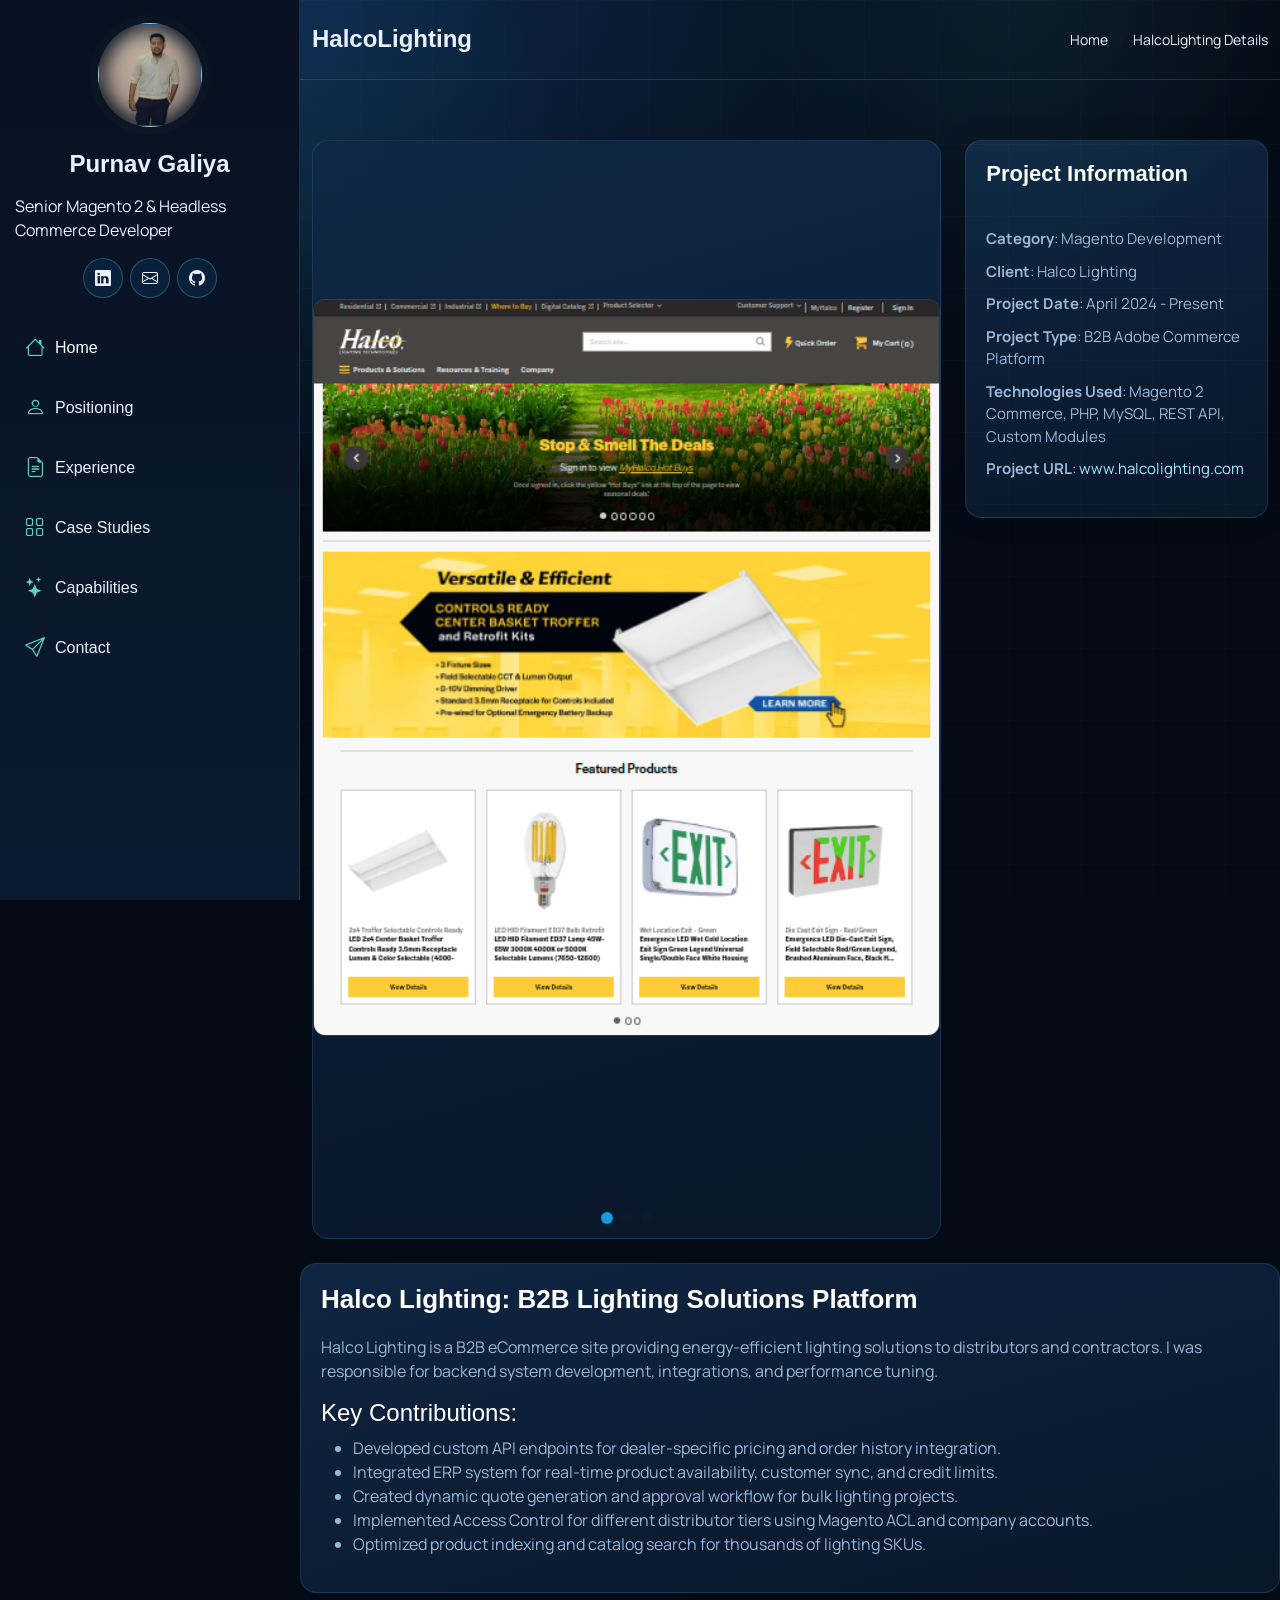
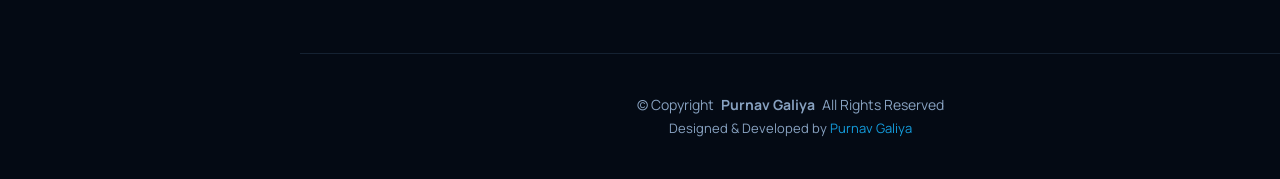
<file: project-details/halco-details.html>
<!DOCTYPE html>
<html lang="en">

<head>
  <meta charset="utf-8">
  <meta content="width=device-width, initial-scale=1.0" name="viewport">
  <title>Portfolio Details - HalcoLighting</title>
  <meta content="" name="description">
  <meta content="" name="keywords">

  <!-- Favicons -->
  <link href="../assets/img/favicon.png" rel="icon">
  <link href="../assets/img/apple-touch-icon.png" rel="apple-touch-icon">

  <!-- Fonts -->
  <link href="https://fonts.googleapis.com" rel="preconnect">
  <link href="https://fonts.gstatic.com" rel="preconnect" crossorigin>
  <link href="https://fonts.googleapis.com/css2?family=Space+Grotesk:wght@400;500;600;700&family=Manrope:wght@400;500;600;700&display=swap" rel="stylesheet">

  <!-- Vendor CSS Files -->
  <link href="../assets/vendor/bootstrap/css/bootstrap.min.css" rel="stylesheet">
  <link href="../assets/vendor/bootstrap-icons/bootstrap-icons.css" rel="stylesheet">
  <link href="../assets/vendor/aos/aos.css" rel="stylesheet">
  <link href="../assets/vendor/glightbox/css/glightbox.min.css" rel="stylesheet">
  <link href="../assets/vendor/swiper/swiper-bundle.min.css" rel="stylesheet">

  <!-- Main CSS File -->
  <link href="../assets/css/main.css" rel="stylesheet">
  <link href="../assets/css/premium.css" rel="stylesheet">

 <!-- =======================================================
  * Template Customized For: Purnav Galiya
  * Website Purpose: Personal Portfolio & Resume Showcase
  * Original Template Name: iPortfolio
  * Original Template URL: https://bootstrapmade.com/iportfolio-bootstrap-portfolio-websites-template/
  * Customized On: May 5, 2025
  * Customized By: Purnav Galiya - https://www.linkedin.com/in/purnavg/
  * License: https://bootstrapmade.com/license/
  ======================================================= -->
</head>

<body class="portfolio-details-page premium-mode">

  <header id="header" class="header d-flex flex-column premium-header">
    <i class="header-toggle d-xl-none bi bi-list"></i>

    <div class="profile-img">
      <img src="../assets/img/my-profile-business.png" alt="Purnav Galiya" class="img-fluid rounded-circle">
    </div>

    <a href="index.html" class="logo d-flex align-items-center justify-content-center">
      <!-- Uncomment the line below if you also wish to use an image logo -->
      <!-- <img src="../../assets/img/logo.png" alt=""> -->
      <h1 class="sitename">Purnav Galiya</h1>
    </a>

    <p class="premium-header-tag">Senior Magento 2 &amp; Headless Commerce Developer</p>

    <div class="social-links text-center">
      <a href="https://www.linkedin.com/in/purnavg/" class="linkedin" target="_blank"><i class="bi bi-linkedin"></i></a>
      <a href="mailto:galiyapurnav@gmail.com" class="email"><i class="bi bi-envelope"></i></a>
      <a href="https://github.com/Purnav3095" class="github" target="_blank"><i class="bi bi-github"></i></a>
    </div>

    <nav id="navmenu" class="navmenu">
      <ul>
        <li><a href="../index.html#hero" class="active"><i class="bi bi-house navicon"></i>Home</a></li>
        <li><a href="../index.html#about"><i class="bi bi-person navicon"></i> Positioning</a></li>
        <li><a href="../index.html#resume"><i class="bi bi-file-earmark-text navicon"></i> Experience</a></li>
        <li><a href="../index.html#portfolio"><i class="bi bi-grid navicon"></i> Case Studies</a></li>
        <li><a href="../index.html#services"><i class="bi bi-stars navicon"></i> Capabilities</a></li>
        <li><a href="../index.html#contact"><i class="bi bi-send navicon"></i> Contact</a></li>
      </ul>
    </nav>

  </header>

  <main class="main premium-main">

    <!-- Page Title -->
    <div class="page-title premium-page-title">
      <div class="container d-lg-flex justify-content-between align-items-center">
        <h1 class="mb-2 mb-lg-0">HalcoLighting</h1>
        <nav class="breadcrumbs">
          <ol>
            <li><a href="../index.html">Home</a></li>
            <li class="current">HalcoLighting Details</li>
          </ol>
        </nav>
      </div>
    </div><!-- End Page Title -->

    <!-- Portfolio Details Section -->
    <section id="portfolio-details" class="portfolio-details section">
  <div class="container" data-aos="fade-up" data-aos-delay="100">
    <div class="row gy-4">
      <div class="col-lg-8">
        <div class="portfolio-details-slider swiper init-swiper">
          <script type="application/json" class="swiper-config">
            {
              "loop": true,
              "speed": 600,
              "autoplay": {
                "delay": 5000
              },
              "slidesPerView": "auto",
              "pagination": {
                "el": ".swiper-pagination",
                "type": "bullets",
                "clickable": true
              }
            }
          </script>

          <!-- Add Project Screenshots -->
          <div class="swiper-wrapper align-items-center">
            <div class="swiper-slide">
              <img src="../assets/img/myprojects/halco/halco1.png" alt="Halco Lighting Screenshot 1">
            </div>
            <div class="swiper-slide">
              <img src="../assets/img/myprojects/halco/halco2.png" alt="Halco Lighting Screenshot 2">
            </div>
            <div class="swiper-slide">
              <img src="../assets/img/myprojects/halco/halco3.png" alt="Halco Lighting Screenshot 3">
            </div>
          </div>
          <div class="swiper-pagination"></div>
        </div>
      </div>

      <div class="col-lg-4">
        <div class="portfolio-info" data-aos="fade-up" data-aos-delay="200">
          <h3>Project Information</h3>
          <ul>
            <li><strong>Category</strong>: Magento Development</li>
            <li><strong>Client</strong>: Halco Lighting</li>
            <li><strong>Project Date</strong>: April 2024 - Present</li>
            <li><strong>Project Type</strong>: B2B Adobe Commerce Platform</li>
            <li><strong>Technologies Used</strong>: Magento 2 Commerce, PHP, MySQL, REST API, Custom Modules</li>
            <li><strong>Project URL</strong>: <a href="https://www.halcolighting.com" target="_blank">www.halcolighting.com</a></li>
          </ul>
        </div>
      </div>
      <div class="portfolio-description" data-aos="fade-up" data-aos-delay="300">
          <h2>Halco Lighting: B2B Lighting Solutions Platform</h2>
          <p>
            Halco Lighting is a B2B eCommerce site providing energy-efficient lighting solutions to distributors and contractors. I was responsible for backend system development, integrations, and performance tuning.
          </p>
          <h4>Key Contributions:</h4>
          <ul>
            <li>Developed custom API endpoints for dealer-specific pricing and order history integration.</li>
            <li>Integrated ERP system for real-time product availability, customer sync, and credit limits.</li>
            <li>Created dynamic quote generation and approval workflow for bulk lighting projects.</li>
            <li>Implemented Access Control for different distributor tiers using Magento ACL and company accounts.</li>
            <li>Optimized product indexing and catalog search for thousands of lighting SKUs.</li>
          </ul>
        </div>
    </div>
  </div>
</section>


<!-- /Portfolio Details Section -->


  </main>

  <footer id="footer" class="footer position-relative">

   <div class="container">
     <div class="copyright text-center">
       <p>© <span>Copyright</span> <strong class="px-1 sitename">Purnav Galiya</strong> <span>All Rights Reserved</span></p>
     </div>
     <div class="credits text-center">
       Designed & Developed by <a href="https://www.linkedin.com/in/purnavg/" target="_blank">Purnav Galiya</a>
     </div>
   </div>

 </footer>

  <!-- Scroll Top -->
  <a href="#" id="scroll-top" class="scroll-top d-flex align-items-center justify-content-center"><i class="bi bi-arrow-up-short"></i></a>

  <!-- Preloader -->
  <div id="preloader"></div>

  <!-- Vendor JS Files -->
  <script src="../assets/vendor/bootstrap/js/bootstrap.bundle.min.js"></script>
  <script src="../assets/vendor/php-email-form/validate.js"></script>
  <script src="../assets/vendor/aos/aos.js"></script>
  <script src="../assets/vendor/typed.js/typed.umd.js"></script>
  <script src="../assets/vendor/purecounter/purecounter_vanilla.js"></script>
  <script src="../assets/vendor/waypoints/noframework.waypoints.js"></script>
  <script src="../assets/vendor/glightbox/js/glightbox.min.js"></script>
  <script src="../assets/vendor/imagesloaded/imagesloaded.pkgd.min.js"></script>
  <script src="../assets/vendor/isotope-layout/isotope.pkgd.min.js"></script>
  <script src="../assets/vendor/swiper/swiper-bundle.min.js"></script>

  <!-- Main JS File -->
  <script src="../assets/js/main.js"></script>

</body>

</html>
</file>
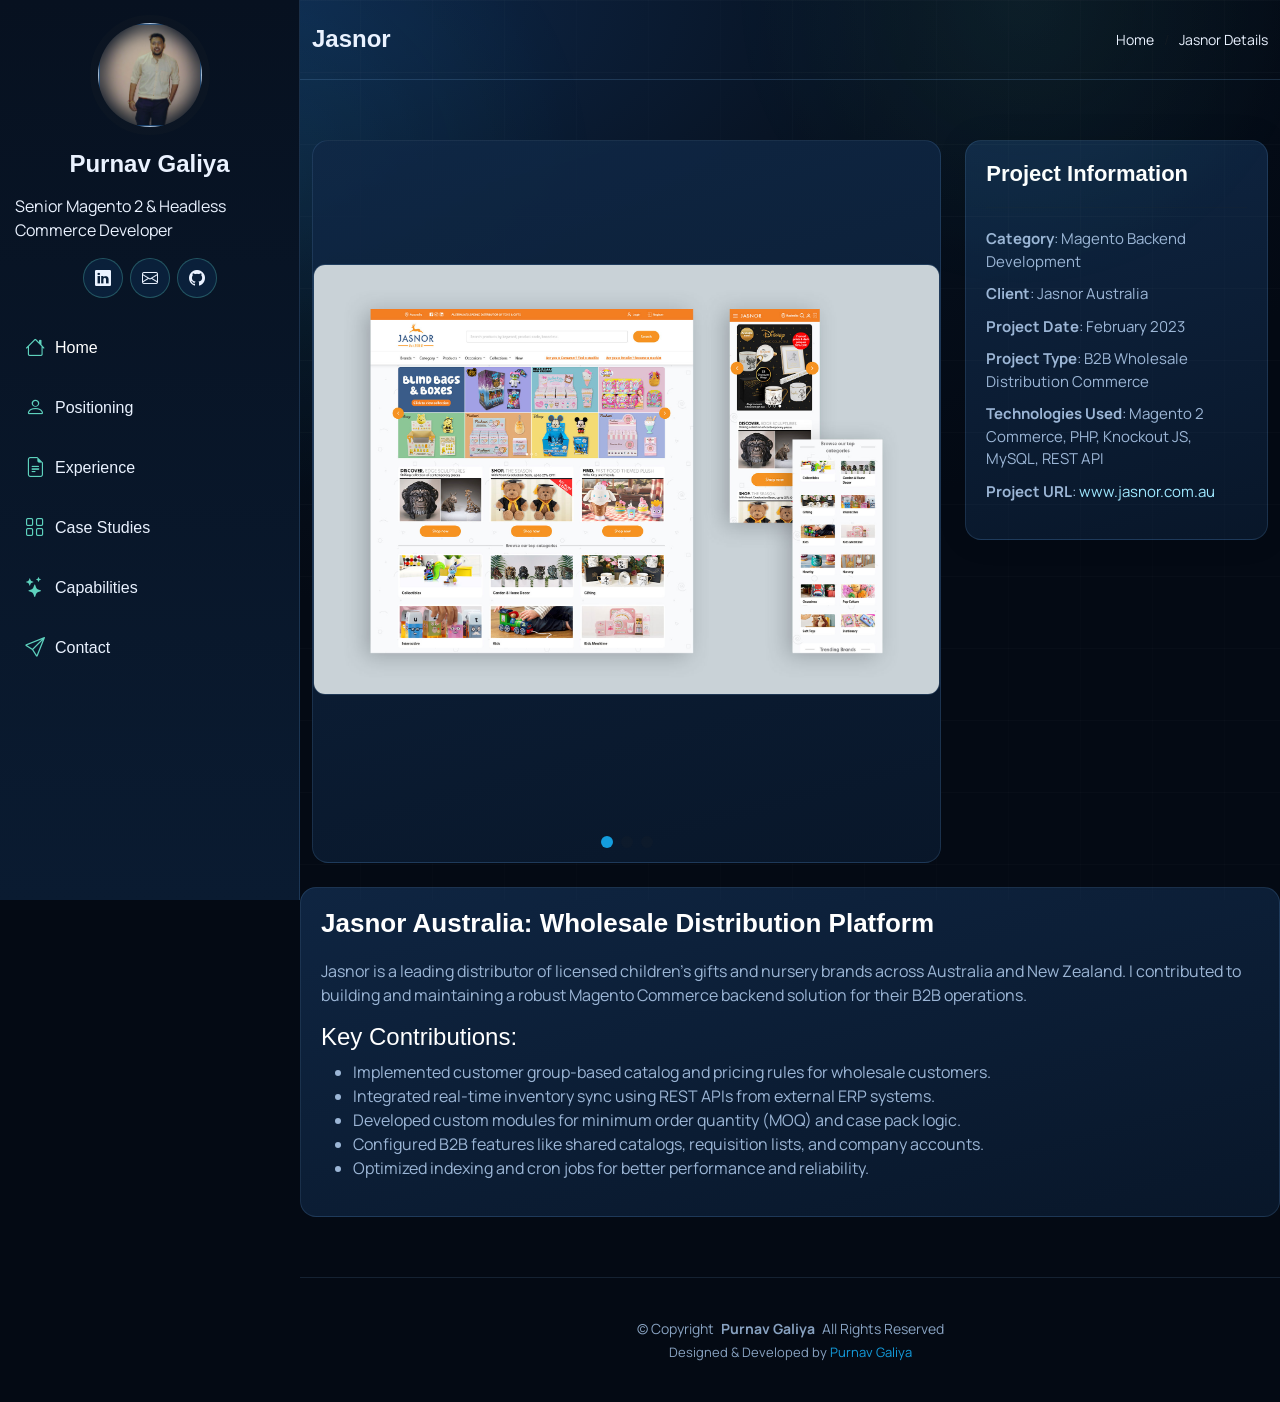
<file: project-details/jasnor-details.html>
<!DOCTYPE html>
<html lang="en">

<head>
  <meta charset="utf-8">
  <meta content="width=device-width, initial-scale=1.0" name="viewport">
  <title>Portfolio Details - Jasnor</title>
  <meta content="" name="description">
  <meta content="" name="keywords">

  <!-- Favicons -->
  <link href="../assets/img/favicon.png" rel="icon">
  <link href="../assets/img/apple-touch-icon.png" rel="apple-touch-icon">

  <!-- Fonts -->
  <link href="https://fonts.googleapis.com" rel="preconnect">
  <link href="https://fonts.gstatic.com" rel="preconnect" crossorigin>
  <link href="https://fonts.googleapis.com/css2?family=Space+Grotesk:wght@400;500;600;700&family=Manrope:wght@400;500;600;700&display=swap" rel="stylesheet">

  <!-- Vendor CSS Files -->
  <link href="../assets/vendor/bootstrap/css/bootstrap.min.css" rel="stylesheet">
  <link href="../assets/vendor/bootstrap-icons/bootstrap-icons.css" rel="stylesheet">
  <link href="../assets/vendor/aos/aos.css" rel="stylesheet">
  <link href="../assets/vendor/glightbox/css/glightbox.min.css" rel="stylesheet">
  <link href="../assets/vendor/swiper/swiper-bundle.min.css" rel="stylesheet">

  <!-- Main CSS File -->
  <link href="../assets/css/main.css" rel="stylesheet">
  <link href="../assets/css/premium.css" rel="stylesheet">

 <!-- =======================================================
  * Template Customized For: Purnav Galiya
  * Website Purpose: Personal Portfolio & Resume Showcase
  * Original Template Name: iPortfolio
  * Original Template URL: https://bootstrapmade.com/iportfolio-bootstrap-portfolio-websites-template/
  * Customized On: May 5, 2025
  * Customized By: Purnav Galiya - https://www.linkedin.com/in/purnavg/
  * License: https://bootstrapmade.com/license/
  ======================================================= -->
</head>

<body class="portfolio-details-page premium-mode">

  <header id="header" class="header d-flex flex-column premium-header">
    <i class="header-toggle d-xl-none bi bi-list"></i>

    <div class="profile-img">
      <img src="../assets/img/my-profile-business.png" alt="Purnav Galiya" class="img-fluid rounded-circle">
    </div>

    <a href="index.html" class="logo d-flex align-items-center justify-content-center">
      <!-- Uncomment the line below if you also wish to use an image logo -->
      <!-- <img src="../../assets/img/logo.png" alt=""> -->
      <h1 class="sitename">Purnav Galiya</h1>
    </a>

    <p class="premium-header-tag">Senior Magento 2 &amp; Headless Commerce Developer</p>

    <div class="social-links text-center">
      <a href="https://www.linkedin.com/in/purnavg/" class="linkedin" target="_blank"><i class="bi bi-linkedin"></i></a>
      <a href="mailto:galiyapurnav@gmail.com" class="email"><i class="bi bi-envelope"></i></a>
      <a href="https://github.com/Purnav3095" class="github" target="_blank"><i class="bi bi-github"></i></a>
    </div>

    <nav id="navmenu" class="navmenu">
      <ul>
        <li><a href="../index.html#hero" class="active"><i class="bi bi-house navicon"></i>Home</a></li>
        <li><a href="../index.html#about"><i class="bi bi-person navicon"></i> Positioning</a></li>
        <li><a href="../index.html#resume"><i class="bi bi-file-earmark-text navicon"></i> Experience</a></li>
        <li><a href="../index.html#portfolio"><i class="bi bi-grid navicon"></i> Case Studies</a></li>
        <li><a href="../index.html#services"><i class="bi bi-stars navicon"></i> Capabilities</a></li>
        <li><a href="../index.html#contact"><i class="bi bi-send navicon"></i> Contact</a></li>
      </ul>
    </nav>

  </header>

  <main class="main premium-main">

    <!-- Page Title -->
    <div class="page-title premium-page-title">
      <div class="container d-lg-flex justify-content-between align-items-center">
        <h1 class="mb-2 mb-lg-0">Jasnor</h1>
        <nav class="breadcrumbs">
          <ol>
            <li><a href="../index.html">Home</a></li>
            <li class="current">Jasnor Details</li>
          </ol>
        </nav>
      </div>
    </div><!-- End Page Title -->

    <!-- Portfolio Details Section -->
    <section id="portfolio-details" class="portfolio-details section">
      <div class="container" data-aos="fade-up" data-aos-delay="100">
        <div class="row gy-4">
          <div class="col-lg-8">
            <div class="portfolio-details-slider swiper init-swiper">
              <script type="application/json" class="swiper-config">
                {
                  "loop": true,
                  "speed": 600,
                  "autoplay": {
                    "delay": 5000
                  },
                  "slidesPerView": "auto",
                  "pagination": {
                    "el": ".swiper-pagination",
                    "type": "bullets",
                    "clickable": true
                  }
                }
              </script>

              <!-- Project Screenshots -->
              <div class="swiper-wrapper align-items-center">
                <div class="swiper-slide">
                  <img src="../assets/img/myprojects/jasnor/jasnor1.jpg" alt="Jasnor Screenshot 1">
                </div>
                <div class="swiper-slide">
                  <img src="../assets/img/myprojects/jasnor/jasnor2.jpg" alt="Jasnor Screenshot 2">
                </div>
                <div class="swiper-slide">
                  <img src="../assets/img/myprojects/jasnor/jasnor3.jpg" alt="Jasnor Screenshot 3">
                </div>
              </div>
              <div class="swiper-pagination"></div>
            </div>
          </div>

          <div class="col-lg-4">
            <div class="portfolio-info" data-aos="fade-up" data-aos-delay="200">
              <h3>Project Information</h3>
              <ul>
                <li><strong>Category</strong>: Magento Backend Development</li>
                <li><strong>Client</strong>: Jasnor Australia</li>
                <li><strong>Project Date</strong>: February 2023</li>
                <li><strong>Project Type</strong>: B2B Wholesale Distribution Commerce</li>
                <li><strong>Technologies Used</strong>: Magento 2 Commerce, PHP, Knockout JS, MySQL, REST API</li>
                <li><strong>Project URL</strong>: <a href="https://www.jasnor.com.au" target="_blank">www.jasnor.com.au</a></li>
              </ul>
            </div>
          </div>
          <div class="portfolio-description" data-aos="fade-up" data-aos-delay="300">
              <h2>Jasnor Australia: Wholesale Distribution Platform</h2>
              <p>
                Jasnor is a leading distributor of licensed children’s gifts and nursery brands across Australia and New Zealand. I contributed to building and maintaining a robust Magento Commerce backend solution for their B2B operations.
              </p>
              <h4>Key Contributions:</h4>
              <ul>
                <li>Implemented customer group-based catalog and pricing rules for wholesale customers.</li>
                <li>Integrated real-time inventory sync using REST APIs from external ERP systems.</li>
                <li>Developed custom modules for minimum order quantity (MOQ) and case pack logic.</li>
                <li>Configured B2B features like shared catalogs, requisition lists, and company accounts.</li>
                <li>Optimized indexing and cron jobs for better performance and reliability.</li>
              </ul>
            </div>
        </div>
      </div>
    </section>

    <!-- /Portfolio Details Section -->


  </main>

  <footer id="footer" class="footer position-relative">

   <div class="container">
     <div class="copyright text-center">
       <p>© <span>Copyright</span> <strong class="px-1 sitename">Purnav Galiya</strong> <span>All Rights Reserved</span></p>
     </div>
     <div class="credits text-center">
       Designed & Developed by <a href="https://www.linkedin.com/in/purnavg/" target="_blank">Purnav Galiya</a>
     </div>
   </div>

 </footer>

  <!-- Scroll Top -->
  <a href="#" id="scroll-top" class="scroll-top d-flex align-items-center justify-content-center"><i class="bi bi-arrow-up-short"></i></a>

  <!-- Preloader -->
  <div id="preloader"></div>

  <!-- Vendor JS Files -->
  <script src="../assets/vendor/bootstrap/js/bootstrap.bundle.min.js"></script>
  <script src="../assets/vendor/php-email-form/validate.js"></script>
  <script src="../assets/vendor/aos/aos.js"></script>
  <script src="../assets/vendor/typed.js/typed.umd.js"></script>
  <script src="../assets/vendor/purecounter/purecounter_vanilla.js"></script>
  <script src="../assets/vendor/waypoints/noframework.waypoints.js"></script>
  <script src="../assets/vendor/glightbox/js/glightbox.min.js"></script>
  <script src="../assets/vendor/imagesloaded/imagesloaded.pkgd.min.js"></script>
  <script src="../assets/vendor/isotope-layout/isotope.pkgd.min.js"></script>
  <script src="../assets/vendor/swiper/swiper-bundle.min.js"></script>

  <!-- Main JS File -->
  <script src="../assets/js/main.js"></script>

</body>

</html>
</file>
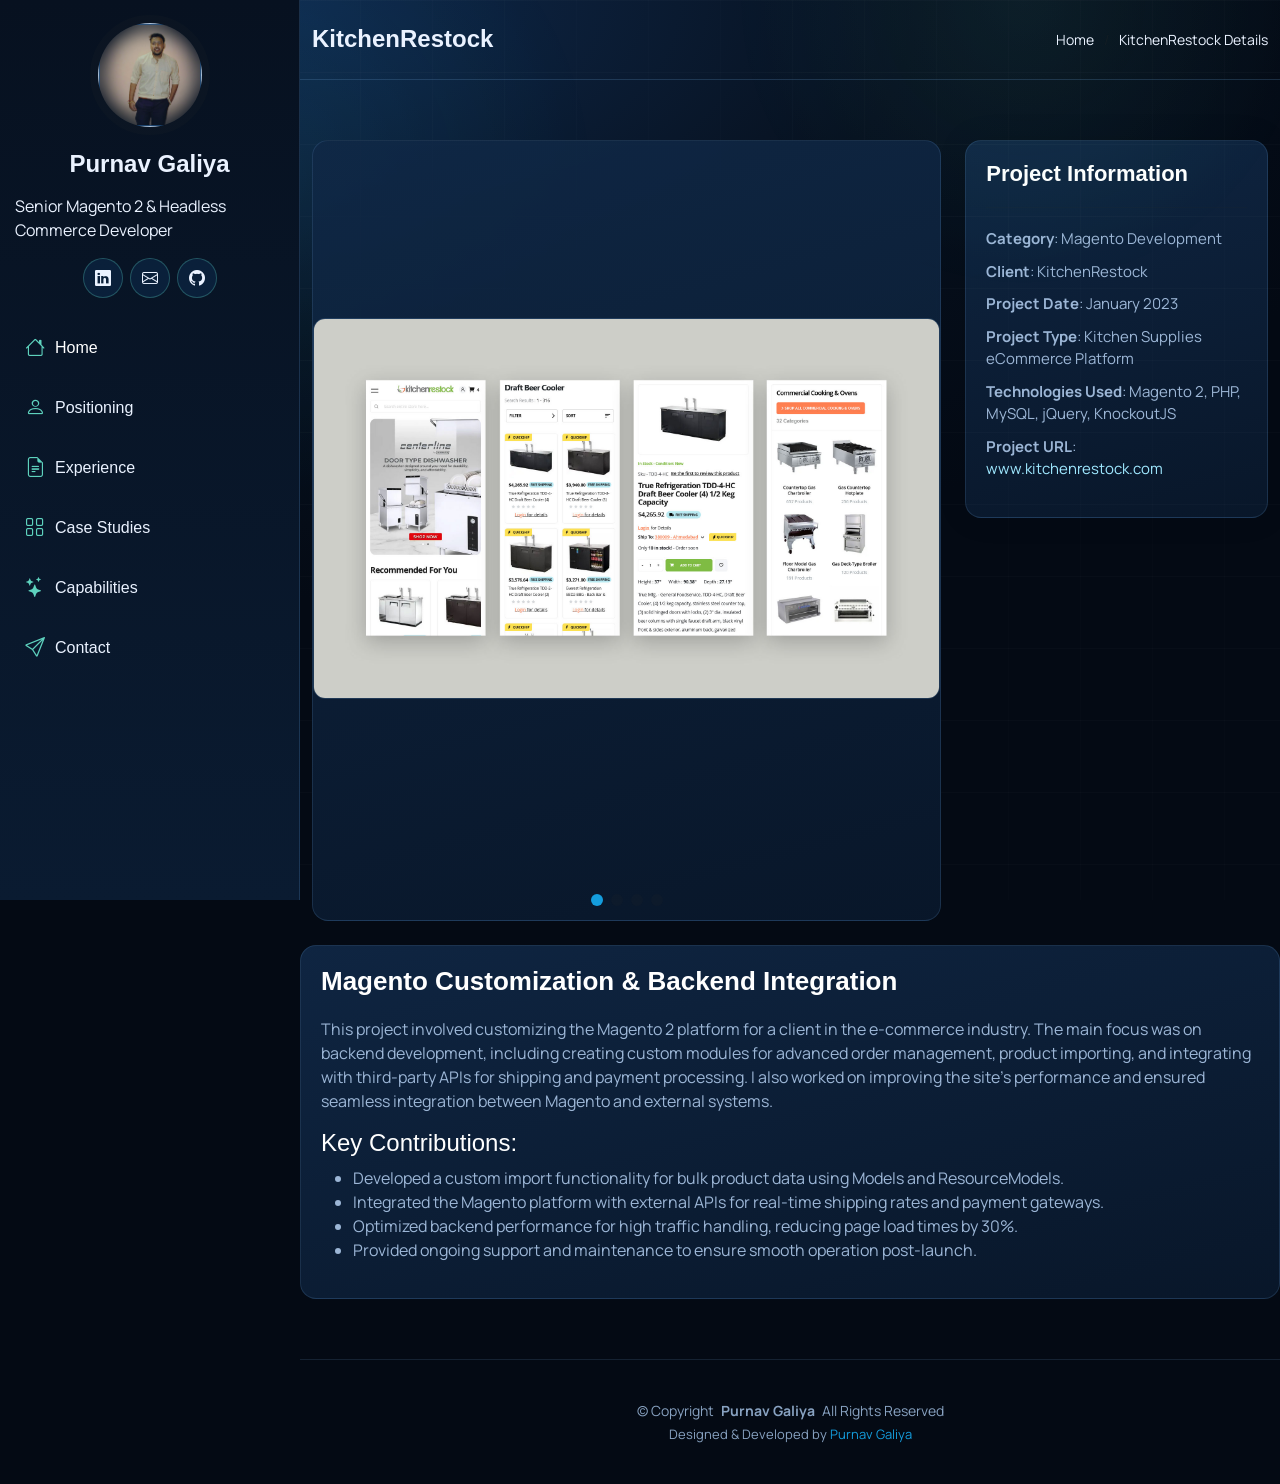
<file: project-details/kitchen-details.html>
<!DOCTYPE html>
<html lang="en">

<head>
  <meta charset="utf-8">
  <meta content="width=device-width, initial-scale=1.0" name="viewport">
  <title>Portfolio Details - KitchenRestock</title>
  <meta content="" name="description">
  <meta content="" name="keywords">

  <!-- Favicons -->
  <link href="../assets/img/favicon.png" rel="icon">
  <link href="../assets/img/apple-touch-icon.png" rel="apple-touch-icon">

  <!-- Fonts -->
  <link href="https://fonts.googleapis.com" rel="preconnect">
  <link href="https://fonts.gstatic.com" rel="preconnect" crossorigin>
  <link href="https://fonts.googleapis.com/css2?family=Space+Grotesk:wght@400;500;600;700&family=Manrope:wght@400;500;600;700&display=swap" rel="stylesheet">

  <!-- Vendor CSS Files -->
  <link href="../assets/vendor/bootstrap/css/bootstrap.min.css" rel="stylesheet">
  <link href="../assets/vendor/bootstrap-icons/bootstrap-icons.css" rel="stylesheet">
  <link href="../assets/vendor/aos/aos.css" rel="stylesheet">
  <link href="../assets/vendor/glightbox/css/glightbox.min.css" rel="stylesheet">
  <link href="../assets/vendor/swiper/swiper-bundle.min.css" rel="stylesheet">

  <!-- Main CSS File -->
  <link href="../assets/css/main.css" rel="stylesheet">
  <link href="../assets/css/premium.css" rel="stylesheet">

 <!-- =======================================================
  * Template Customized For: Purnav Galiya
  * Website Purpose: Personal Portfolio & Resume Showcase
  * Original Template Name: iPortfolio
  * Original Template URL: https://bootstrapmade.com/iportfolio-bootstrap-portfolio-websites-template/
  * Customized On: May 5, 2025
  * Customized By: Purnav Galiya - https://www.linkedin.com/in/purnavg/
  * License: https://bootstrapmade.com/license/
  ======================================================= -->
</head>

<body class="portfolio-details-page premium-mode">

  <header id="header" class="header d-flex flex-column premium-header">
    <i class="header-toggle d-xl-none bi bi-list"></i>

    <div class="profile-img">
      <img src="../assets/img/my-profile-business.png" alt="Purnav Galiya" class="img-fluid rounded-circle">
    </div>

    <a href="index.html" class="logo d-flex align-items-center justify-content-center">
      <!-- Uncomment the line below if you also wish to use an image logo -->
      <!-- <img src="../../assets/img/logo.png" alt=""> -->
      <h1 class="sitename">Purnav Galiya</h1>
    </a>

    <p class="premium-header-tag">Senior Magento 2 &amp; Headless Commerce Developer</p>

    <div class="social-links text-center">
      <a href="https://www.linkedin.com/in/purnavg/" class="linkedin" target="_blank"><i class="bi bi-linkedin"></i></a>
      <a href="mailto:galiyapurnav@gmail.com" class="email"><i class="bi bi-envelope"></i></a>
      <a href="https://github.com/Purnav3095" class="github" target="_blank"><i class="bi bi-github"></i></a>
    </div>

    <nav id="navmenu" class="navmenu">
      <ul>
        <li><a href="../index.html#hero" class="active"><i class="bi bi-house navicon"></i>Home</a></li>
        <li><a href="../index.html#about"><i class="bi bi-person navicon"></i> Positioning</a></li>
        <li><a href="../index.html#resume"><i class="bi bi-file-earmark-text navicon"></i> Experience</a></li>
        <li><a href="../index.html#portfolio"><i class="bi bi-grid navicon"></i> Case Studies</a></li>
        <li><a href="../index.html#services"><i class="bi bi-stars navicon"></i> Capabilities</a></li>
        <li><a href="../index.html#contact"><i class="bi bi-send navicon"></i> Contact</a></li>
      </ul>
    </nav>

  </header>

  <main class="main premium-main">

    <!-- Page Title -->
    <div class="page-title premium-page-title">
      <div class="container d-lg-flex justify-content-between align-items-center">
        <h1 class="mb-2 mb-lg-0">KitchenRestock</h1>
        <nav class="breadcrumbs">
          <ol>
            <li><a href="../index.html">Home</a></li>
            <li class="current">KitchenRestock Details</li>
          </ol>
        </nav>
      </div>
    </div><!-- End Page Title -->

    <!-- Portfolio Details Section -->
    <!-- Portfolio Details Section -->
    <section id="portfolio-details" class="portfolio-details section">
      <div class="container" data-aos="fade-up" data-aos-delay="100">
        <div class="row gy-4">
          <div class="col-lg-8">
            <div class="portfolio-details-slider swiper init-swiper">
              <script type="application/json" class="swiper-config">
                {
                  "loop": true,
                  "speed": 600,
                  "autoplay": {
                    "delay": 5000
                  },
                  "slidesPerView": "auto",
                  "pagination": {
                    "el": ".swiper-pagination",
                    "type": "bullets",
                    "clickable": true
                  }
                }
              </script>

              <!-- Add Project Screenshots (Using Naming Convention) -->
              <div class="swiper-wrapper align-items-center">
                <!-- Replace with your project images -->
                <div class="swiper-slide">
                  <img src="../assets/img/myprojects/kitchenrestock/kitchenrestock1.jpg" alt="KitchenRestock Project Screenshot 1">
                </div>
                <div class="swiper-slide">
                  <img src="../assets/img/myprojects/kitchenrestock/kitchenrestock2.jpg" alt="KitchenRestock Project Screenshot 2">
                </div>
                <div class="swiper-slide">
                  <img src="../assets/img/myprojects/kitchenrestock/kitchenrestock3.jpg" alt="KitchenRestock Project Screenshot 1">
                </div>
                <div class="swiper-slide">
                  <img src="../assets/img/myprojects/kitchenrestock/kitchenrestock4.jpg" alt="KitchenRestock Project Screenshot 2">
                </div>
                
                <!-- Add more slides if needed -->
              </div>
              <div class="swiper-pagination"></div>
            </div>
          </div>

          <div class="col-lg-4">
            <div class="portfolio-info" data-aos="fade-up" data-aos-delay="200">
              <h3>Project Information</h3>
              <ul>
                <li><strong>Category</strong>: Magento Development</li>
                <li><strong>Client</strong>: KitchenRestock</li>
                <li><strong>Project Date</strong>: January 2023</li>
                <li><strong>Project Type</strong>: Kitchen Supplies eCommerce Platform</li>
                <li><strong>Technologies Used</strong>: Magento 2, PHP, MySQL, jQuery, KnockoutJS</li>
                <li><strong>Project URL</strong>: <a href="https://kitchenrestock.com" target="_blank">www.kitchenrestock.com</a></li>
              </ul>
            </div>
        </div>
         <div class="portfolio-description" data-aos="fade-up" data-aos-delay="300">
              <h2>Magento Customization & Backend Integration</h2>
              <p>
                This project involved customizing the Magento 2 platform for a client in the e-commerce industry. The main focus was on backend development, including creating custom modules for advanced order management, product importing, and integrating with third-party APIs for shipping and payment processing. I also worked on improving the site’s performance and ensured seamless integration between Magento and external systems.
              </p>
              <h4>Key Contributions:</h4>
              <ul>
                <li>Developed a custom import functionality for bulk product data using Models and ResourceModels.</li>
                <li>Integrated the Magento platform with external APIs for real-time shipping rates and payment gateways.</li>
                <li>Optimized backend performance for high traffic handling, reducing page load times by 30%.</li>
                <li>Provided ongoing support and maintenance to ensure smooth operation post-launch.</li>
              </ul>
            </div>
          </div>
      </div>
    </section><!-- /Portfolio Details Section -->


  </main>

  <footer id="footer" class="footer position-relative">

   <div class="container">
     <div class="copyright text-center">
       <p>© <span>Copyright</span> <strong class="px-1 sitename">Purnav Galiya</strong> <span>All Rights Reserved</span></p>
     </div>
     <div class="credits text-center">
       Designed & Developed by <a href="https://www.linkedin.com/in/purnavg/" target="_blank">Purnav Galiya</a>
     </div>
   </div>

 </footer>

  <!-- Scroll Top -->
  <a href="#" id="scroll-top" class="scroll-top d-flex align-items-center justify-content-center"><i class="bi bi-arrow-up-short"></i></a>

  <!-- Preloader -->
  <div id="preloader"></div>

  <!-- Vendor JS Files -->
  <script src="../assets/vendor/bootstrap/js/bootstrap.bundle.min.js"></script>
  <script src="../assets/vendor/php-email-form/validate.js"></script>
  <script src="../assets/vendor/aos/aos.js"></script>
  <script src="../assets/vendor/typed.js/typed.umd.js"></script>
  <script src="../assets/vendor/purecounter/purecounter_vanilla.js"></script>
  <script src="../assets/vendor/waypoints/noframework.waypoints.js"></script>
  <script src="../assets/vendor/glightbox/js/glightbox.min.js"></script>
  <script src="../assets/vendor/imagesloaded/imagesloaded.pkgd.min.js"></script>
  <script src="../assets/vendor/isotope-layout/isotope.pkgd.min.js"></script>
  <script src="../assets/vendor/swiper/swiper-bundle.min.js"></script>

  <!-- Main JS File -->
  <script src="../assets/js/main.js"></script>

</body>

</html>
</file>
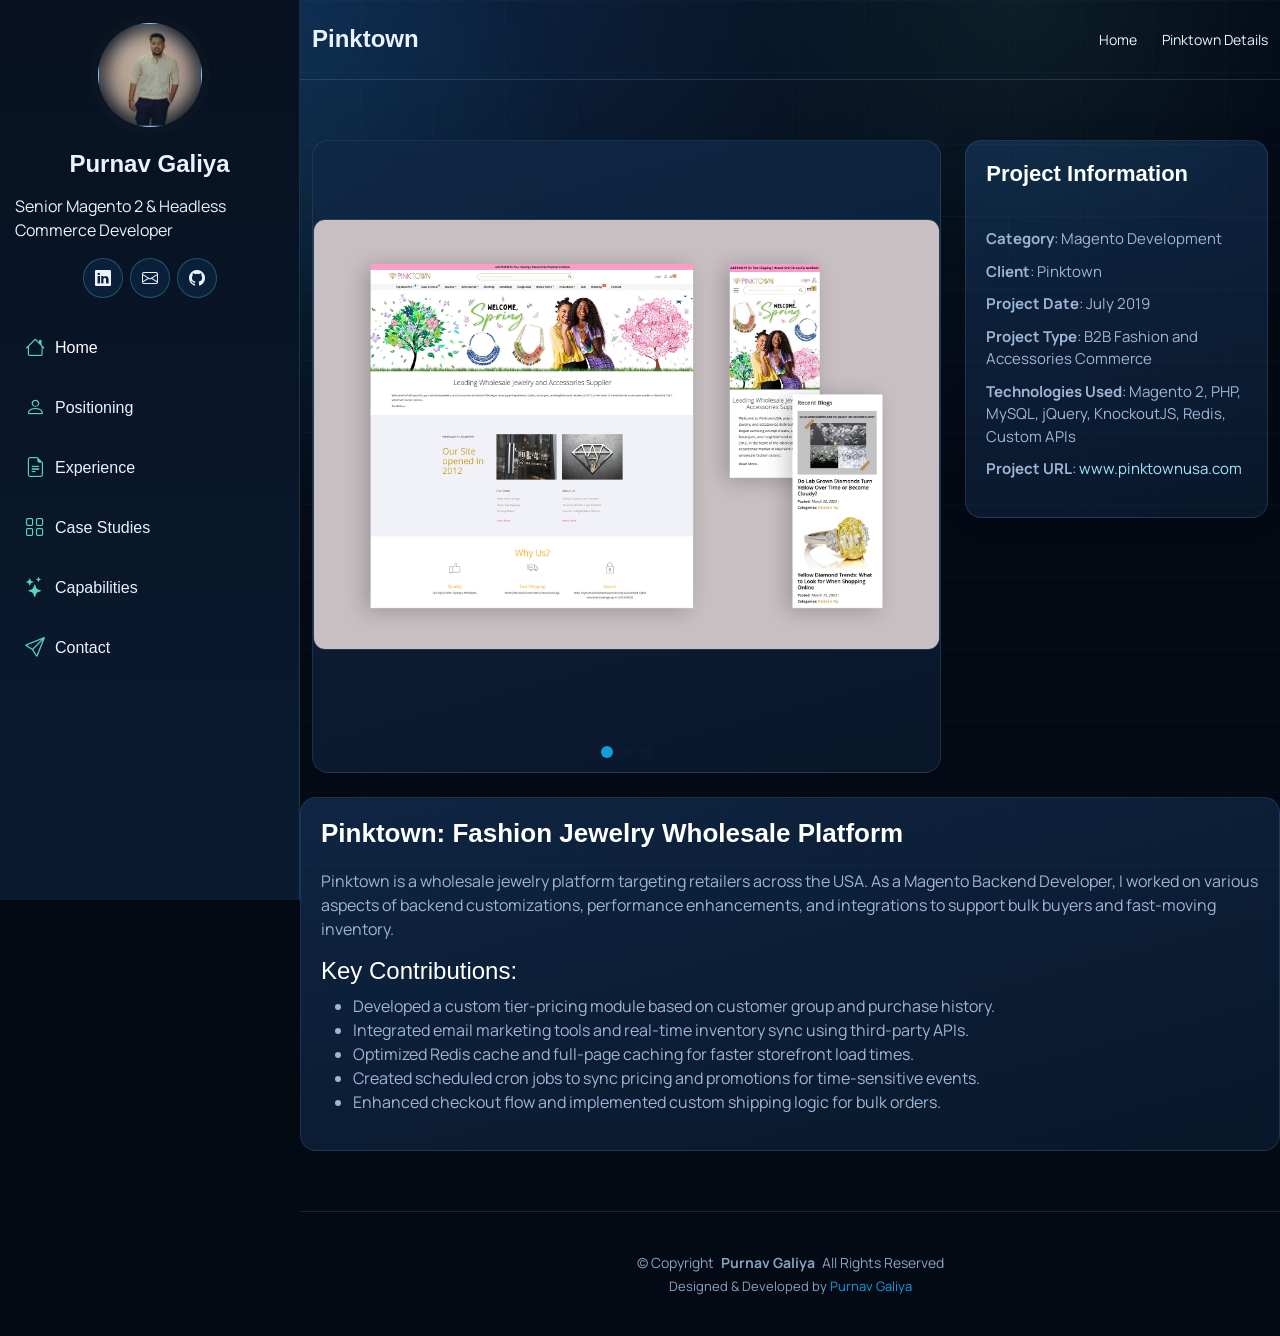
<file: project-details/pinktown-details.html>
<!DOCTYPE html>
<html lang="en">

<head>
  <meta charset="utf-8">
  <meta content="width=device-width, initial-scale=1.0" name="viewport">
  <title>Portfolio Details - PinkTown</title>
  <meta content="" name="description">
  <meta content="" name="keywords">

  <!-- Favicons -->
  <link href="../assets/img/favicon.png" rel="icon">
  <link href="../assets/img/apple-touch-icon.png" rel="apple-touch-icon">

  <!-- Fonts -->
  <link href="https://fonts.googleapis.com" rel="preconnect">
  <link href="https://fonts.gstatic.com" rel="preconnect" crossorigin>
  <link href="https://fonts.googleapis.com/css2?family=Space+Grotesk:wght@400;500;600;700&family=Manrope:wght@400;500;600;700&display=swap" rel="stylesheet">

  <!-- Vendor CSS Files -->
  <link href="../assets/vendor/bootstrap/css/bootstrap.min.css" rel="stylesheet">
  <link href="../assets/vendor/bootstrap-icons/bootstrap-icons.css" rel="stylesheet">
  <link href="../assets/vendor/aos/aos.css" rel="stylesheet">
  <link href="../assets/vendor/glightbox/css/glightbox.min.css" rel="stylesheet">
  <link href="../assets/vendor/swiper/swiper-bundle.min.css" rel="stylesheet">

  <!-- Main CSS File -->
  <link href="../assets/css/main.css" rel="stylesheet">
  <link href="../assets/css/premium.css" rel="stylesheet">

 <!-- =======================================================
  * Template Customized For: Purnav Galiya
  * Website Purpose: Personal Portfolio & Resume Showcase
  * Original Template Name: iPortfolio
  * Original Template URL: https://bootstrapmade.com/iportfolio-bootstrap-portfolio-websites-template/
  * Customized On: May 5, 2025
  * Customized By: Purnav Galiya - https://www.linkedin.com/in/purnavg/
  * License: https://bootstrapmade.com/license/
  ======================================================= -->
</head>

<body class="portfolio-details-page premium-mode">

  <header id="header" class="header d-flex flex-column premium-header">
    <i class="header-toggle d-xl-none bi bi-list"></i>

    <div class="profile-img">
      <img src="../assets/img/my-profile-business.png" alt="Purnav Galiya" class="img-fluid rounded-circle">
    </div>

    <a href="index.html" class="logo d-flex align-items-center justify-content-center">
      <!-- Uncomment the line below if you also wish to use an image logo -->
      <!-- <img src="../../assets/img/logo.png" alt=""> -->
      <h1 class="sitename">Purnav Galiya</h1>
    </a>

    <p class="premium-header-tag">Senior Magento 2 &amp; Headless Commerce Developer</p>

    <div class="social-links text-center">
      <a href="https://www.linkedin.com/in/purnavg/" class="linkedin" target="_blank"><i class="bi bi-linkedin"></i></a>
      <a href="mailto:galiyapurnav@gmail.com" class="email"><i class="bi bi-envelope"></i></a>
      <a href="https://github.com/Purnav3095" class="github" target="_blank"><i class="bi bi-github"></i></a>
    </div>

    <nav id="navmenu" class="navmenu">
      <ul>
        <li><a href="../index.html#hero" class="active"><i class="bi bi-house navicon"></i>Home</a></li>
        <li><a href="../index.html#about"><i class="bi bi-person navicon"></i> Positioning</a></li>
        <li><a href="../index.html#resume"><i class="bi bi-file-earmark-text navicon"></i> Experience</a></li>
        <li><a href="../index.html#portfolio"><i class="bi bi-grid navicon"></i> Case Studies</a></li>
        <li><a href="../index.html#services"><i class="bi bi-stars navicon"></i> Capabilities</a></li>
        <li><a href="../index.html#contact"><i class="bi bi-send navicon"></i> Contact</a></li>
      </ul>
    </nav>

  </header>

  <main class="main premium-main">

    <!-- Page Title -->
    <div class="page-title premium-page-title">
      <div class="container d-lg-flex justify-content-between align-items-center">
        <h1 class="mb-2 mb-lg-0">Pinktown</h1>
        <nav class="breadcrumbs">
          <ol>
            <li><a href="../index.html">Home</a></li>
            <li class="current">Pinktown Details</li>
          </ol>
        </nav>
      </div>
    </div><!-- End Page Title -->

    <!-- Portfolio Details Section -->
    <section id="portfolio-details" class="portfolio-details section">
      <div class="container" data-aos="fade-up" data-aos-delay="100">
        <div class="row gy-4">
          <div class="col-lg-8">
            <div class="portfolio-details-slider swiper init-swiper">
              <script type="application/json" class="swiper-config">
                {
                  "loop": true,
                  "speed": 600,
                  "autoplay": {
                    "delay": 5000
                  },
                  "slidesPerView": "auto",
                  "pagination": {
                    "el": ".swiper-pagination",
                    "type": "bullets",
                    "clickable": true
                  }
                }
              </script>

              <!-- Add Project Screenshots -->
              <div class="swiper-wrapper align-items-center">
                <div class="swiper-slide">
                  <img src="../assets/img/myprojects/pinktown/pinktown1.jpg" alt="Pinktown Screenshot 1">
                </div>
                <div class="swiper-slide">
                  <img src="../assets/img/myprojects/pinktown/pinktown2.jpg" alt="Pinktown Screenshot 2">
                </div>
                <div class="swiper-slide">
                  <img src="../assets/img/myprojects/pinktown/pinktown3.jpg" alt="Pinktown Screenshot 3">
                </div>
              </div>
              <div class="swiper-pagination"></div>
            </div>
          </div>

          <div class="col-lg-4">
            <div class="portfolio-info" data-aos="fade-up" data-aos-delay="200">
              <h3>Project Information</h3>
              <ul>
                <li><strong>Category</strong>: Magento Development</li>
                <li><strong>Client</strong>: Pinktown</li>
                <li><strong>Project Date</strong>: July 2019</li>
                <li><strong>Project Type</strong>: B2B Fashion and Accessories Commerce</li>
                <li><strong>Technologies Used</strong>: Magento 2, PHP, MySQL, jQuery, KnockoutJS, Redis, Custom APIs</li>
                <li><strong>Project URL</strong>: <a href="https://www.pinktownusa.com" target="_blank">www.pinktownusa.com</a></li>
              </ul>
            </div>
          </div>
          <div class="portfolio-description" data-aos="fade-up" data-aos-delay="300">
              <h2>Pinktown: Fashion Jewelry Wholesale Platform</h2>
              <p>
                Pinktown is a wholesale jewelry platform targeting retailers across the USA. As a Magento Backend Developer, I worked on various aspects of backend customizations, performance enhancements, and integrations to support bulk buyers and fast-moving inventory.
              </p>
              <h4>Key Contributions:</h4>
              <ul>
                <li>Developed a custom tier-pricing module based on customer group and purchase history.</li>
                <li>Integrated email marketing tools and real-time inventory sync using third-party APIs.</li>
                <li>Optimized Redis cache and full-page caching for faster storefront load times.</li>
                <li>Created scheduled cron jobs to sync pricing and promotions for time-sensitive events.</li>
                <li>Enhanced checkout flow and implemented custom shipping logic for bulk orders.</li>
              </ul>
            </div>
        </div>
      </div>
    </section>

<!-- /Portfolio Details Section -->


  </main>

  <footer id="footer" class="footer position-relative">

   <div class="container">
     <div class="copyright text-center">
       <p>© <span>Copyright</span> <strong class="px-1 sitename">Purnav Galiya</strong> <span>All Rights Reserved</span></p>
     </div>
     <div class="credits text-center">
       Designed & Developed by <a href="https://www.linkedin.com/in/purnavg/" target="_blank">Purnav Galiya</a>
     </div>
   </div>

 </footer>

  <!-- Scroll Top -->
  <a href="#" id="scroll-top" class="scroll-top d-flex align-items-center justify-content-center"><i class="bi bi-arrow-up-short"></i></a>

  <!-- Preloader -->
  <div id="preloader"></div>

  <!-- Vendor JS Files -->
  <script src="../assets/vendor/bootstrap/js/bootstrap.bundle.min.js"></script>
  <script src="../assets/vendor/php-email-form/validate.js"></script>
  <script src="../assets/vendor/aos/aos.js"></script>
  <script src="../assets/vendor/typed.js/typed.umd.js"></script>
  <script src="../assets/vendor/purecounter/purecounter_vanilla.js"></script>
  <script src="../assets/vendor/waypoints/noframework.waypoints.js"></script>
  <script src="../assets/vendor/glightbox/js/glightbox.min.js"></script>
  <script src="../assets/vendor/imagesloaded/imagesloaded.pkgd.min.js"></script>
  <script src="../assets/vendor/isotope-layout/isotope.pkgd.min.js"></script>
  <script src="../assets/vendor/swiper/swiper-bundle.min.js"></script>

  <!-- Main JS File -->
  <script src="../assets/js/main.js"></script>

</body>

</html>
</file>
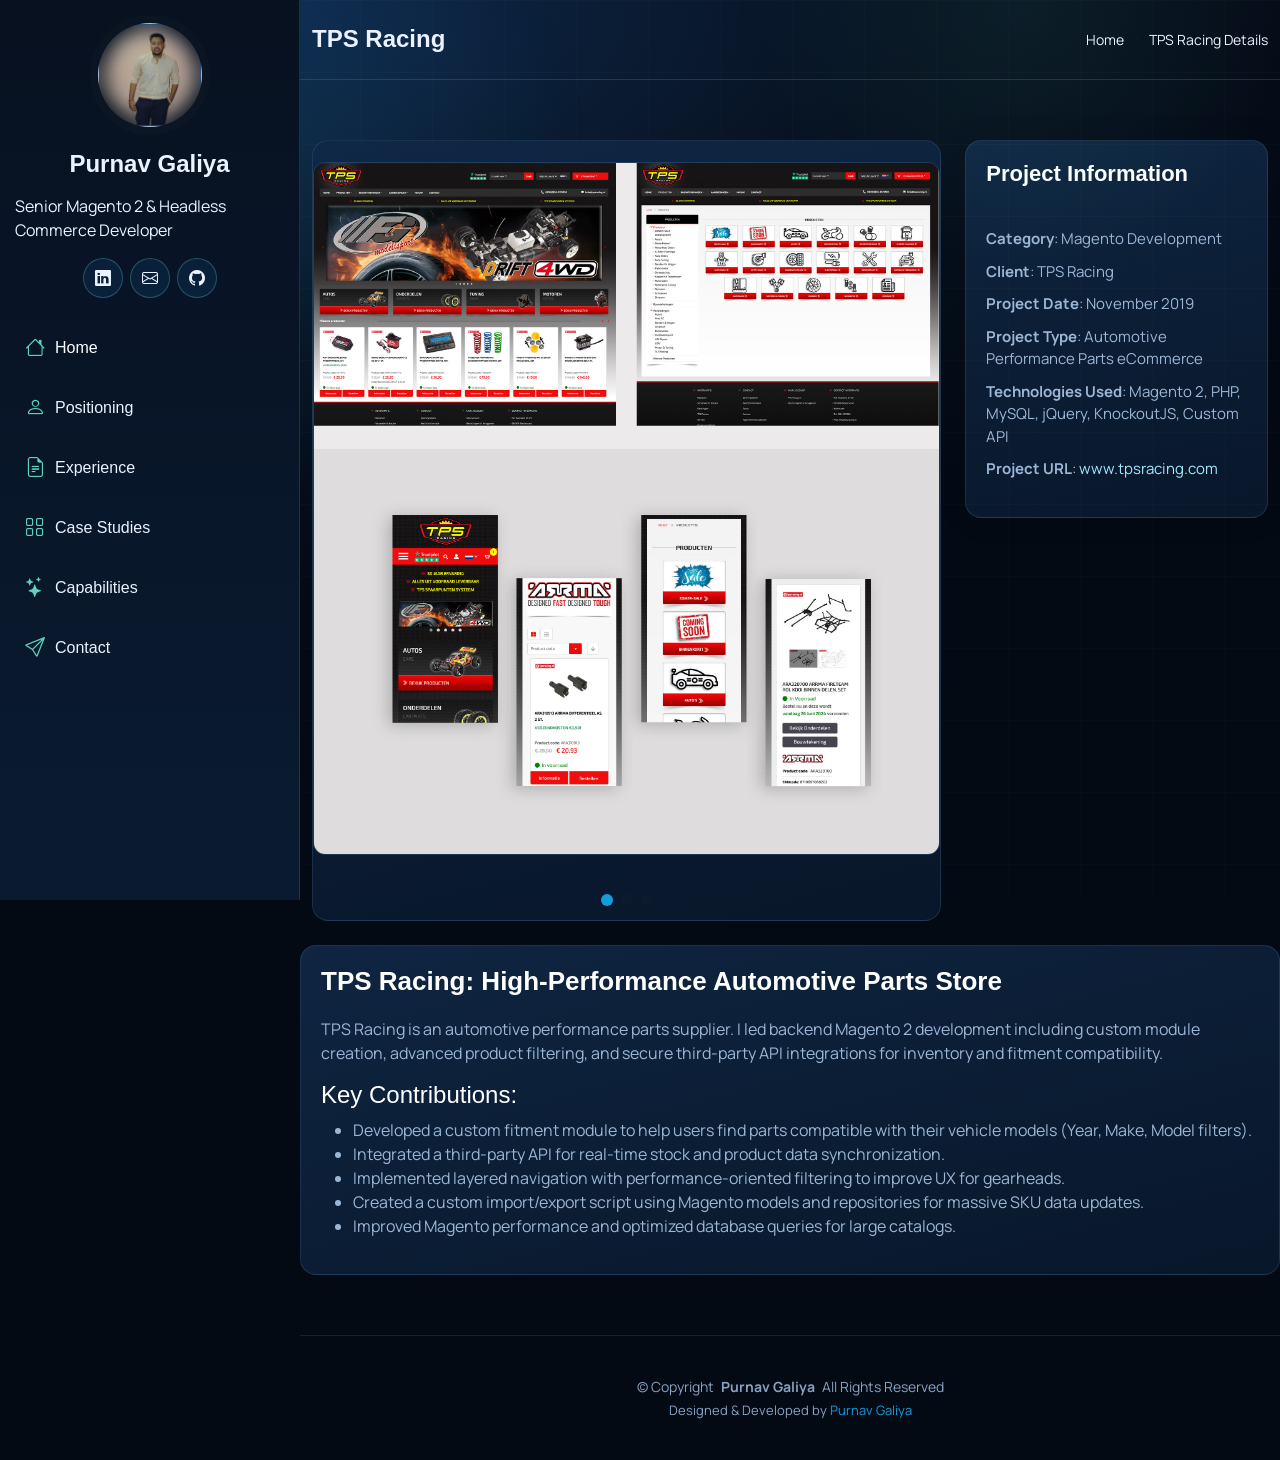
<file: project-details/tps-details.html>
<!DOCTYPE html>
<html lang="en">

<head>
  <meta charset="utf-8">
  <meta content="width=device-width, initial-scale=1.0" name="viewport">
  <title>Portfolio Details - Tps Racing</title>
  <meta content="" name="description">
  <meta content="" name="keywords">

  <!-- Favicons -->
  <link href="../assets/img/favicon.png" rel="icon">
  <link href="../assets/img/apple-touch-icon.png" rel="apple-touch-icon">

  <!-- Fonts -->
  <link href="https://fonts.googleapis.com" rel="preconnect">
  <link href="https://fonts.gstatic.com" rel="preconnect" crossorigin>
  <link href="https://fonts.googleapis.com/css2?family=Space+Grotesk:wght@400;500;600;700&family=Manrope:wght@400;500;600;700&display=swap" rel="stylesheet">

  <!-- Vendor CSS Files -->
  <link href="../assets/vendor/bootstrap/css/bootstrap.min.css" rel="stylesheet">
  <link href="../assets/vendor/bootstrap-icons/bootstrap-icons.css" rel="stylesheet">
  <link href="../assets/vendor/aos/aos.css" rel="stylesheet">
  <link href="../assets/vendor/glightbox/css/glightbox.min.css" rel="stylesheet">
  <link href="../assets/vendor/swiper/swiper-bundle.min.css" rel="stylesheet">

  <!-- Main CSS File -->
  <link href="../assets/css/main.css" rel="stylesheet">
  <link href="../assets/css/premium.css" rel="stylesheet">

  <!-- =======================================================
  * Template Customized For: Purnav Galiya
  * Website Purpose: Personal Portfolio & Resume Showcase
  * Original Template Name: iPortfolio
  * Original Template URL: https://bootstrapmade.com/iportfolio-bootstrap-portfolio-websites-template/
  * Customized On: May 5, 2025
  * Customized By: Purnav Galiya - https://www.linkedin.com/in/purnavg/
  * License: https://bootstrapmade.com/license/
  ======================================================= -->
</head>

<body class="portfolio-details-page premium-mode">

  <header id="header" class="header d-flex flex-column premium-header">
    <i class="header-toggle d-xl-none bi bi-list"></i>

    <div class="profile-img">
      <img src="../assets/img/my-profile-business.png" alt="Purnav Galiya" class="img-fluid rounded-circle">
    </div>

    <a href="index.html" class="logo d-flex align-items-center justify-content-center">
      <!-- Uncomment the line below if you also wish to use an image logo -->
      <!-- <img src="../../assets/img/logo.png" alt=""> -->
      <h1 class="sitename">Purnav Galiya</h1>
    </a>

    <p class="premium-header-tag">Senior Magento 2 &amp; Headless Commerce Developer</p>

    <div class="social-links text-center">
      <a href="https://www.linkedin.com/in/purnavg/" class="linkedin" target="_blank"><i class="bi bi-linkedin"></i></a>
      <a href="mailto:galiyapurnav@gmail.com" class="email"><i class="bi bi-envelope"></i></a>
      <a href="https://github.com/Purnav3095" class="github" target="_blank"><i class="bi bi-github"></i></a>
    </div>

    <nav id="navmenu" class="navmenu">
      <ul>
        <li><a href="../index.html#hero" class="active"><i class="bi bi-house navicon"></i>Home</a></li>
        <li><a href="../index.html#about"><i class="bi bi-person navicon"></i> Positioning</a></li>
        <li><a href="../index.html#resume"><i class="bi bi-file-earmark-text navicon"></i> Experience</a></li>
        <li><a href="../index.html#portfolio"><i class="bi bi-grid navicon"></i> Case Studies</a></li>
        <li><a href="../index.html#services"><i class="bi bi-stars navicon"></i> Capabilities</a></li>
        <li><a href="../index.html#contact"><i class="bi bi-send navicon"></i> Contact</a></li>
      </ul>
    </nav>

  </header>

  <main class="main premium-main">

    <!-- Page Title -->
    <div class="page-title premium-page-title">
      <div class="container d-lg-flex justify-content-between align-items-center">
        <h1 class="mb-2 mb-lg-0">TPS Racing</h1>
        <nav class="breadcrumbs">
          <ol>
            <li><a href="../index.html">Home</a></li>
            <li class="current">TPS Racing Details</li>
          </ol>
        </nav>
      </div>
    </div><!-- End Page Title -->

    <!-- Portfolio Details Section -->
    <section id="portfolio-details" class="portfolio-details section">
      <div class="container" data-aos="fade-up" data-aos-delay="100">
        <div class="row gy-4">
          <div class="col-lg-8">
            <div class="portfolio-details-slider swiper init-swiper">
              <script type="application/json" class="swiper-config">
                {
                  "loop": true,
                  "speed": 600,
                  "autoplay": {
                    "delay": 5000
                  },
                  "slidesPerView": "auto",
                  "pagination": {
                    "el": ".swiper-pagination",
                    "type": "bullets",
                    "clickable": true
                  }
                }
              </script>

              <!-- Add Project Screenshots -->
              <div class="swiper-wrapper align-items-center">
                <div class="swiper-slide">
                  <img src="../assets/img/myprojects/tps/tps1.jpg" alt="TPS Racing Screenshot 1">
                </div>
                <div class="swiper-slide">
                  <img src="../assets/img/myprojects/tps/tps2.jpg" alt="TPS Racing Screenshot 2">
                </div>
                <div class="swiper-slide">
                  <img src="../assets/img/myprojects/tps/tps3.jpg" alt="TPS Racing Screenshot 3">
                </div>
              </div>
              <div class="swiper-pagination"></div>
            </div>
          </div>

          <div class="col-lg-4">
            <div class="portfolio-info" data-aos="fade-up" data-aos-delay="200">
              <h3>Project Information</h3>
              <ul>
                <li><strong>Category</strong>: Magento Development</li>
                <li><strong>Client</strong>: TPS Racing</li>
                <li><strong>Project Date</strong>: November 2019</li>
                <li><strong>Project Type</strong>: Automotive Performance Parts eCommerce</li>
                <li><strong>Technologies Used</strong>: Magento 2, PHP, MySQL, jQuery, KnockoutJS, Custom API</li>
                <li><strong>Project URL</strong>: <a href="https://www.tpsracing.com" target="_blank">www.tpsracing.com</a></li>
              </ul>
            </div>
          </div>
          <div class="portfolio-description" data-aos="fade-up" data-aos-delay="300">
              <h2>TPS Racing: High-Performance Automotive Parts Store</h2>
              <p>
                TPS Racing is an automotive performance parts supplier. I led backend Magento 2 development including custom module creation, advanced product filtering, and secure third-party API integrations for inventory and fitment compatibility.
              </p>
              <h4>Key Contributions:</h4>
              <ul>
                <li>Developed a custom fitment module to help users find parts compatible with their vehicle models (Year, Make, Model filters).</li>
                <li>Integrated a third-party API for real-time stock and product data synchronization.</li>
                <li>Implemented layered navigation with performance-oriented filtering to improve UX for gearheads.</li>
                <li>Created a custom import/export script using Magento models and repositories for massive SKU data updates.</li>
                <li>Improved Magento performance and optimized database queries for large catalogs.</li>
              </ul>
            </div>
        </div>
      </div>
    </section>
<!-- /Portfolio Details Section -->


  </main>

  <footer id="footer" class="footer position-relative">

   <div class="container">
     <div class="copyright text-center">
       <p>© <span>Copyright</span> <strong class="px-1 sitename">Purnav Galiya</strong> <span>All Rights Reserved</span></p>
     </div>
     <div class="credits text-center">
       Designed & Developed by <a href="https://www.linkedin.com/in/purnavg/" target="_blank">Purnav Galiya</a>
     </div>
   </div>

 </footer>

  <!-- Scroll Top -->
  <a href="#" id="scroll-top" class="scroll-top d-flex align-items-center justify-content-center"><i class="bi bi-arrow-up-short"></i></a>

  <!-- Preloader -->
  <div id="preloader"></div>

  <!-- Vendor JS Files -->
  <script src="../assets/vendor/bootstrap/js/bootstrap.bundle.min.js"></script>
  <script src="../assets/vendor/php-email-form/validate.js"></script>
  <script src="../assets/vendor/aos/aos.js"></script>
  <script src="../assets/vendor/typed.js/typed.umd.js"></script>
  <script src="../assets/vendor/purecounter/purecounter_vanilla.js"></script>
  <script src="../assets/vendor/waypoints/noframework.waypoints.js"></script>
  <script src="../assets/vendor/glightbox/js/glightbox.min.js"></script>
  <script src="../assets/vendor/imagesloaded/imagesloaded.pkgd.min.js"></script>
  <script src="../assets/vendor/isotope-layout/isotope.pkgd.min.js"></script>
  <script src="../assets/vendor/swiper/swiper-bundle.min.js"></script>

  <!-- Main JS File -->
  <script src="../assets/js/main.js"></script>

</body>

</html>
</file>
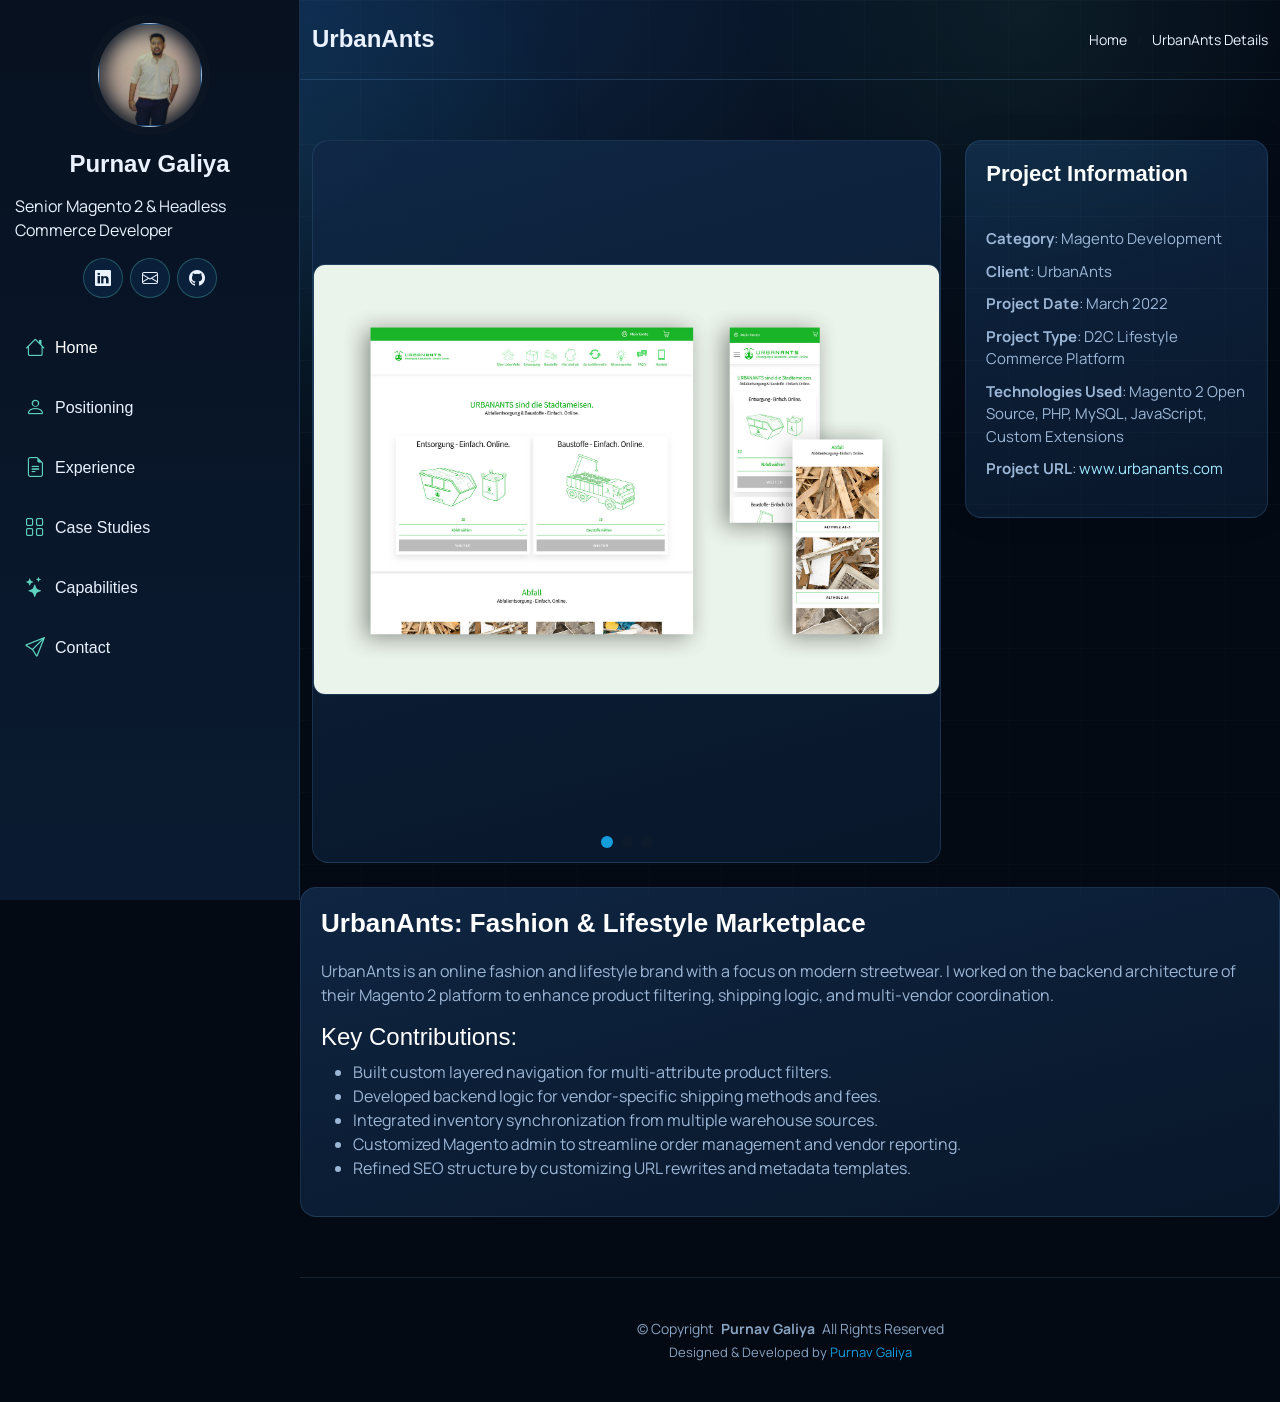
<file: project-details/urbanants-details.html>
<!DOCTYPE html>
<html lang="en">

<head>
  <meta charset="utf-8">
  <meta content="width=device-width, initial-scale=1.0" name="viewport">
  <title>Portfolio Details - UrbanAnts</title>
  <meta content="" name="description">
  <meta content="" name="keywords">

  <!-- Favicons -->
  <link href="../assets/img/favicon.png" rel="icon">
  <link href="../assets/img/apple-touch-icon.png" rel="apple-touch-icon">

  <!-- Fonts -->
  <link href="https://fonts.googleapis.com" rel="preconnect">
  <link href="https://fonts.gstatic.com" rel="preconnect" crossorigin>
  <link href="https://fonts.googleapis.com/css2?family=Space+Grotesk:wght@400;500;600;700&family=Manrope:wght@400;500;600;700&display=swap" rel="stylesheet">

  <!-- Vendor CSS Files -->
  <link href="../assets/vendor/bootstrap/css/bootstrap.min.css" rel="stylesheet">
  <link href="../assets/vendor/bootstrap-icons/bootstrap-icons.css" rel="stylesheet">
  <link href="../assets/vendor/aos/aos.css" rel="stylesheet">
  <link href="../assets/vendor/glightbox/css/glightbox.min.css" rel="stylesheet">
  <link href="../assets/vendor/swiper/swiper-bundle.min.css" rel="stylesheet">

  <!-- Main CSS File -->
  <link href="../assets/css/main.css" rel="stylesheet">
  <link href="../assets/css/premium.css" rel="stylesheet">

 <!-- =======================================================
  * Template Customized For: Purnav Galiya
  * Website Purpose: Personal Portfolio & Resume Showcase
  * Original Template Name: iPortfolio
  * Original Template URL: https://bootstrapmade.com/iportfolio-bootstrap-portfolio-websites-template/
  * Customized On: May 5, 2025
  * Customized By: Purnav Galiya - https://www.linkedin.com/in/purnavg/
  * License: https://bootstrapmade.com/license/
  ======================================================= -->
</head>

<body class="portfolio-details-page premium-mode">

  <header id="header" class="header d-flex flex-column premium-header">
    <i class="header-toggle d-xl-none bi bi-list"></i>

    <div class="profile-img">
      <img src="../assets/img/my-profile-business.png" alt="Purnav Galiya" class="img-fluid rounded-circle">
    </div>

    <a href="index.html" class="logo d-flex align-items-center justify-content-center">
      <!-- Uncomment the line below if you also wish to use an image logo -->
      <!-- <img src="../../assets/img/logo.png" alt=""> -->
      <h1 class="sitename">Purnav Galiya</h1>
    </a>

    <p class="premium-header-tag">Senior Magento 2 &amp; Headless Commerce Developer</p>

    <div class="social-links text-center">
      <a href="https://www.linkedin.com/in/purnavg/" class="linkedin" target="_blank"><i class="bi bi-linkedin"></i></a>
      <a href="mailto:galiyapurnav@gmail.com" class="email"><i class="bi bi-envelope"></i></a>
      <a href="https://github.com/Purnav3095" class="github" target="_blank"><i class="bi bi-github"></i></a>
    </div>

    <nav id="navmenu" class="navmenu">
      <ul>
        <li><a href="../index.html#hero" class="active"><i class="bi bi-house navicon"></i>Home</a></li>
        <li><a href="../index.html#about"><i class="bi bi-person navicon"></i> Positioning</a></li>
        <li><a href="../index.html#resume"><i class="bi bi-file-earmark-text navicon"></i> Experience</a></li>
        <li><a href="../index.html#portfolio"><i class="bi bi-grid navicon"></i> Case Studies</a></li>
        <li><a href="../index.html#services"><i class="bi bi-stars navicon"></i> Capabilities</a></li>
        <li><a href="../index.html#contact"><i class="bi bi-send navicon"></i> Contact</a></li>
      </ul>
    </nav>

  </header>

  <main class="main premium-main">

    <!-- Page Title -->
    <div class="page-title premium-page-title">
      <div class="container d-lg-flex justify-content-between align-items-center">
        <h1 class="mb-2 mb-lg-0">UrbanAnts</h1>
        <nav class="breadcrumbs">
          <ol>
            <li><a href="../index.html">Home</a></li>
            <li class="current">UrbanAnts Details</li>
          </ol>
        </nav>
      </div>
    </div><!-- End Page Title -->

    <!-- Portfolio Details Section -->
    <section id="portfolio-details" class="portfolio-details section">
      <div class="container" data-aos="fade-up" data-aos-delay="100">
        <div class="row gy-4">
          <div class="col-lg-8">
            <div class="portfolio-details-slider swiper init-swiper">
              <script type="application/json" class="swiper-config">
                {
                  "loop": true,
                  "speed": 600,
                  "autoplay": {
                    "delay": 5000
                  },
                  "slidesPerView": "auto",
                  "pagination": {
                    "el": ".swiper-pagination",
                    "type": "bullets",
                    "clickable": true
                  }
                }
              </script>

              <!-- Add Project Screenshots -->
              <div class="swiper-wrapper align-items-center">
                <div class="swiper-slide">
                  <img src="../assets/img/myprojects/urbanants/urbanants1.jpg" alt="UrbanAnts Screenshot 1">
                </div>
                <div class="swiper-slide">
                  <img src="../assets/img/myprojects/urbanants/urbanants2.jpg" alt="UrbanAnts Screenshot 2">
                </div>
                <div class="swiper-slide">
                  <img src="../assets/img/myprojects/urbanants/urbanants3.jpg" alt="UrbanAnts Screenshot 3">
                </div>
              </div>
              <div class="swiper-pagination"></div>
            </div>
          </div>

          <div class="col-lg-4">
            <div class="portfolio-info" data-aos="fade-up" data-aos-delay="200">
              <h3>Project Information</h3>
              <ul>
                <li><strong>Category</strong>: Magento Development</li>
                <li><strong>Client</strong>: UrbanAnts</li>
                <li><strong>Project Date</strong>: March 2022</li>
                <li><strong>Project Type</strong>: D2C Lifestyle Commerce Platform</li>
                <li><strong>Technologies Used</strong>: Magento 2 Open Source, PHP, MySQL, JavaScript, Custom Extensions</li>
                <li><strong>Project URL</strong>: <a href="https://www.urbanants.com" target="_blank">www.urbanants.com</a></li>
              </ul>
            </div>
          </div>
          <div class="portfolio-description" data-aos="fade-up" data-aos-delay="300">
              <h2>UrbanAnts: Fashion & Lifestyle Marketplace</h2>
              <p>
                UrbanAnts is an online fashion and lifestyle brand with a focus on modern streetwear. I worked on the backend architecture of their Magento 2 platform to enhance product filtering, shipping logic, and multi-vendor coordination.
              </p>
              <h4>Key Contributions:</h4>
              <ul>
                <li>Built custom layered navigation for multi-attribute product filters.</li>
                <li>Developed backend logic for vendor-specific shipping methods and fees.</li>
                <li>Integrated inventory synchronization from multiple warehouse sources.</li>
                <li>Customized Magento admin to streamline order management and vendor reporting.</li>
                <li>Refined SEO structure by customizing URL rewrites and metadata templates.</li>
              </ul>
            </div>
        </div>
      </div>
    </section>

    <!-- /Portfolio Details Section -->


  </main>

  <footer id="footer" class="footer position-relative">

   <div class="container">
     <div class="copyright text-center">
       <p>© <span>Copyright</span> <strong class="px-1 sitename">Purnav Galiya</strong> <span>All Rights Reserved</span></p>
     </div>
     <div class="credits text-center">
       Designed & Developed by <a href="https://www.linkedin.com/in/purnavg/" target="_blank">Purnav Galiya</a>
     </div>
   </div>

 </footer>

  <!-- Scroll Top -->
  <a href="#" id="scroll-top" class="scroll-top d-flex align-items-center justify-content-center"><i class="bi bi-arrow-up-short"></i></a>

  <!-- Preloader -->
  <div id="preloader"></div>

  <!-- Vendor JS Files -->
  <script src="../assets/vendor/bootstrap/js/bootstrap.bundle.min.js"></script>
  <script src="../assets/vendor/php-email-form/validate.js"></script>
  <script src="../assets/vendor/aos/aos.js"></script>
  <script src="../assets/vendor/typed.js/typed.umd.js"></script>
  <script src="../assets/vendor/purecounter/purecounter_vanilla.js"></script>
  <script src="../assets/vendor/waypoints/noframework.waypoints.js"></script>
  <script src="../assets/vendor/glightbox/js/glightbox.min.js"></script>
  <script src="../assets/vendor/imagesloaded/imagesloaded.pkgd.min.js"></script>
  <script src="../assets/vendor/isotope-layout/isotope.pkgd.min.js"></script>
  <script src="../assets/vendor/swiper/swiper-bundle.min.js"></script>

  <!-- Main JS File -->
  <script src="../assets/js/main.js"></script>

</body>

</html>
</file>
<file: assets/css/premium.css>
html {
  background: var(--bg);
}

:root {
  --bg: #07111f;
  --bg-soft: #0d1d34;
  --card: #0f2745;
  --text: #eaf2ff;
  --muted: #9cb6d6;
  --line: #22466f;
  --accent: #31d0ff;
  --accent-2: #6df3d8;
}

body.premium-mode {
  background-color: var(--bg);
  background-image: radial-gradient(1200px 600px at 20% 0%, #0f2a4e 0%, var(--bg) 55%, #040a14 100%);
  color: var(--text);
  font-family: Manrope, "Segoe UI", sans-serif;
  position: relative;
  overflow-x: hidden;
}

body.premium-mode::before {
  content: "";
  position: fixed;
  inset: 0;
  pointer-events: none;
  background:
    radial-gradient(circle at 20% 20%, rgba(49, 208, 255, 0.12), transparent 28%),
    radial-gradient(circle at 80% 0%, rgba(109, 243, 216, 0.1), transparent 22%),
    linear-gradient(rgba(255, 255, 255, 0.03) 1px, transparent 1px),
    linear-gradient(90deg, rgba(255, 255, 255, 0.02) 1px, transparent 1px);
  background-size: auto, auto, 72px 72px, 72px 72px;
  opacity: 0.65;
  }

  .project-card::before,
  .achievement-card::before,
  .testimonial-card-premium::before,
  .capability-card::before,
  .glass-panel::before,
  .stack-map::before,
  .certs-panel::before,
  .contact-panel::before,
  .resume-summary-card::before,
  .timeline-item::before {
    content: "";
    position: absolute;
    inset: 0 auto auto 0;
    width: 100%;
    height: 4px;
    background: linear-gradient(90deg, var(--accent), var(--accent-2));
    opacity: 0.65;
    pointer-events: none;
  }

  .project-card,
  .achievement-card,
  .testimonial-card-premium,
  .capability-card,
  .glass-panel,
  .stack-map,
  .certs-panel,
  .contact-panel,
  .resume-summary-card,
  .timeline-item {
    position: relative;
    overflow: hidden;
  }

  body.premium-mode .premium-section {
    position: relative;
  }

  body.premium-mode .premium-section::before {
    content: "";
    position: absolute;
    inset: 0;
    pointer-events: none;
    background: linear-gradient(180deg, rgba(49, 208, 255, 0.03), transparent 18%, transparent 82%, rgba(109, 243, 216, 0.03));
  }

  body.premium-mode .premium-section::after {
    content: "";
    position: absolute;
    right: 0;
    top: 36px;
    width: 240px;
    height: 240px;
    pointer-events: none;
    background: radial-gradient(circle, rgba(49, 208, 255, 0.08), transparent 68%);
    opacity: 0.7;
  }

  .section-title-premium {
    position: relative;
    padding-bottom: 16px;
  }

  .section-title-premium::after {
    content: "";
    position: absolute;
    left: 0;
    bottom: 0;
    width: 120px;
    height: 2px;
    border-radius: 999px;
    background: linear-gradient(90deg, var(--accent), transparent);
  }

  .section-title-premium p {
    max-width: 760px;
  }

  @keyframes heroFloat {
    0%,
    100% {
      transform: translate3d(0, 0, 0);
    }

    50% {
      transform: translate3d(0, -10px, 0);
    }
  }

  .metric-card {
    border: 1px solid rgba(156, 182, 214, 0.24);
    background: linear-gradient(160deg, rgba(15, 39, 69, 0.95), rgba(10, 24, 43, 0.95));
    border-radius: 16px;
    padding: 14px 15px;
  }

  .metric-card strong {
    display: block;
    color: #ffffff;
    font-size: 28px;
    line-height: 1;
  }

  .metric-card span {
    color: var(--muted);
    font-size: 13px;
}

.btn-primary-premium,
.btn-secondary-premium {
  display: inline-flex;
  align-items: center;
  justify-content: center;
  border-radius: 999px;
  padding: 11px 20px;
  text-decoration: none;
  font-weight: 700;
  letter-spacing: 0.01em;
  transition: transform 0.25s ease, box-shadow 0.25s ease, background 0.25s ease;
}

.btn-primary-premium {
  color: #04263a;
  background: linear-gradient(135deg, var(--accent), var(--accent-2));
  box-shadow: 0 8px 20px rgba(49, 208, 255, 0.25);
}

.btn-secondary-premium {
  color: var(--text);
  border: 1px solid rgba(156, 182, 214, 0.4);
  background: rgba(12, 35, 62, 0.5);
}

.btn-primary-premium:hover,
.btn-secondary-premium:hover {
  transform: translateY(-2px);
}

.hero-metrics {
  display: grid;
  gap: 10px;
}

.hero-simple-panel {
  border: 1px solid rgba(98, 146, 196, 0.24);
  background: linear-gradient(165deg, rgba(17, 41, 73, 0.96), rgba(8, 22, 40, 0.98));
  border-radius: 24px;
  padding: 18px;
  box-shadow: 0 24px 52px rgba(2, 10, 18, 0.36);
}

.hero-simple-header {
  margin-bottom: 12px;
}

.hero-simple-header span {
  display: inline-block;
  color: var(--accent-2);
  font-size: 11px;
  letter-spacing: 0.1em;
  text-transform: uppercase;
  margin-bottom: 8px;
}

.hero-simple-header h4 {
  color: #ffffff;
  font-size: 18px;
  line-height: 1.45;
  margin: 0;
}

.hero-simple-footer {
  margin-top: 12px;
  border: 1px solid rgba(109, 243, 216, 0.2);
  background: linear-gradient(135deg, rgba(49, 208, 255, 0.14), rgba(109, 243, 216, 0.08));
  border-radius: 14px;
  padding: 12px;
  display: flex;
  align-items: flex-start;
  gap: 10px;
}

.hero-simple-footer i {
  color: var(--accent-2);
  font-size: 18px;
  margin-top: 2px;
}

.hero-simple-footer p {
  margin: 0;
  color: #eaf2ff;
  font-size: 13px;
  line-height: 1.5;
}

.hero-visual {
  position: relative;
  border: 1px solid rgba(98, 146, 196, 0.22);
  background: linear-gradient(165deg, rgba(17, 41, 73, 0.96), rgba(8, 22, 40, 0.98));
  border-radius: 28px;
  padding: 16px;
  box-shadow: 0 28px 60px rgba(2, 10, 18, 0.4);
  overflow: hidden;
  will-change: transform;
  transform: translate3d(0, 0, 0);
}

.hero-visual::before,
.hero-visual::after {
  content: "";
  position: absolute;
  border-radius: 999px;
  filter: blur(18px);
  pointer-events: none;
}

.hero-visual::before {
  width: 170px;
  height: 170px;
  top: -42px;
  right: -34px;
  background: rgba(49, 208, 255, 0.18);
}

.hero-visual::after {
  width: 120px;
  height: 120px;
  left: -28px;
  bottom: -24px;
  background: rgba(109, 243, 216, 0.15);
}

.hero-visual-frame {
  position: relative;
  border-radius: 22px;
  overflow: hidden;
  border: 1px solid rgba(110, 168, 223, 0.24);
  background: rgba(6, 18, 33, 0.9);
  margin-bottom: 14px;
  animation: none;
}

.hero-window-bar {
  display: flex;
  align-items: center;
  gap: 8px;
  padding: 12px 14px;
  background: rgba(8, 25, 44, 0.92);
  border-bottom: 1px solid rgba(110, 168, 223, 0.18);
}

.hero-window-bar span {
  width: 10px;
  height: 10px;
  border-radius: 999px;
  background: rgba(109, 243, 216, 0.9);
  box-shadow: 0 0 14px rgba(109, 243, 216, 0.35);
}

.hero-window-bar span:nth-child(2) {
  background: rgba(49, 208, 255, 0.9);
  box-shadow: 0 0 14px rgba(49, 208, 255, 0.35);
}

.hero-window-bar span:nth-child(3) {
  background: rgba(255, 255, 255, 0.6);
}

.hero-window-bar strong {
  margin-left: auto;
  color: #dff3ff;
  font-size: 12px;
  letter-spacing: 0.08em;
  text-transform: uppercase;
}

.hero-visual-main {
  position: relative;
}

.hero-visual-main img,
.hero-visual-label,
.hero-visual-stats .metric-card,
.hero-visual-card,
.hero-visual-ribbon {
  animation: none;
}

.hero-visual-stats .metric-card:nth-child(1) {
  animation-delay: 0.08s;
}

.hero-visual-stats .metric-card:nth-child(2) {
  animation-delay: 0.16s;
}

.hero-visual-stats .metric-card:nth-child(3) {
  animation-delay: 0.24s;
}

.hero-visual-stats .metric-card:nth-child(4) {
  animation-delay: 0.32s;
}

.hero-visual-card:nth-child(1) {
  animation-delay: 0.22s;
}

.hero-visual-card:nth-child(2) {
  animation-delay: 0.3s;
}

.hero-visual-ribbon {
  animation-delay: 0.38s;
}

.hero-visual-main img {
  width: 100%;
  height: 260px;
  object-fit: cover;
  display: block;
}

.hero-visual-main::after {
  content: "";
  position: absolute;
  inset: 0;
  background: linear-gradient(180deg, rgba(4, 12, 24, 0.08) 0%, rgba(4, 12, 24, 0.22) 42%, rgba(4, 12, 24, 0.72) 100%);
}

.hero-visual-label {
  position: absolute;
  z-index: 1;
  left: 14px;
  right: 14px;
  max-width: 86%;
  padding: 11px 12px;
  border-radius: 14px;
  background: rgba(7, 25, 47, 0.74);
  border: 1px solid rgba(110, 168, 223, 0.18);
  backdrop-filter: blur(12px);
}

.hero-visual-label span {
  display: block;
  color: var(--accent-2);
  font-size: 11px;
  letter-spacing: 0.1em;
  text-transform: uppercase;
  margin-bottom: 4px;
}

.hero-visual-label strong {
  display: block;
  color: #ffffff;
  font-size: 14px;
  line-height: 1.35;
}

.hero-visual-label-top {
  top: 14px;
}

.hero-visual-label-bottom {
  bottom: 14px;
}

.hero-visual-stats {
  display: grid;
  grid-template-columns: repeat(2, minmax(0, 1fr));
  gap: 10px;
  margin-bottom: 10px;
}

.hero-visual-stats .metric-card {
  background: rgba(8, 24, 43, 0.84);
  box-shadow: inset 0 1px 0 rgba(255, 255, 255, 0.03);
}

.hero-visual-grid {
  display: grid;
  gap: 10px;
  margin-bottom: 10px;
}

.hero-visual-card {
  border: 1px solid rgba(110, 168, 223, 0.18);
  border-radius: 16px;
  background: rgba(7, 25, 47, 0.58);
  padding: 14px 15px;
}

.hero-visual-card span {
  display: block;
  color: var(--accent-2);
  font-size: 11px;
  letter-spacing: 0.1em;
  text-transform: uppercase;
  margin-bottom: 6px;
}

.hero-visual-card strong {
  display: block;
  color: #ffffff;
  font-size: 14px;
  line-height: 1.5;
}

.hero-visual-ribbon {
  display: flex;
  align-items: center;
  gap: 10px;
  border-radius: 16px;
  padding: 12px 14px;
  background: linear-gradient(135deg, rgba(49, 208, 255, 0.18), rgba(109, 243, 216, 0.12));
  border: 1px solid rgba(109, 243, 216, 0.18);
}

.hero-visual-ribbon i {
  color: var(--accent-2);
  font-size: 18px;
}

.hero-visual-ribbon span {
  color: #eaf2ff;
  font-size: 13px;
  line-height: 1.45;
}

.hero-visual-3d {
  perspective: 1600px;
}

.hero-visual-scene {
  position: relative;
  min-height: 640px;
  transform-style: preserve-3d;
  transition: transform 0.14s ease-out;
}

.hero-visual-orb-back {
  position: absolute;
  inset: 0 0 auto auto;
  width: 190px;
  height: 190px;
  border-radius: 999px;
  background: radial-gradient(circle, rgba(49, 208, 255, 0.2), rgba(49, 208, 255, 0));
  filter: blur(4px);
  transform: translate3d(10px, -20px, -260px);
  animation: none;
}

.hero-visual-plane {
  position: absolute;
  transform-style: preserve-3d;
  backface-visibility: hidden;
}

.hero-plane-main {
  left: 0;
  top: 22px;
  width: 78%;
  transform: translate3d(0, 0, 140px) rotateY(-12deg) rotateX(8deg);
}

.hero-screen-main {
  position: relative;
  border-radius: 24px;
  overflow: hidden;
  border: 1px solid rgba(110, 168, 223, 0.24);
  background: rgba(6, 18, 33, 0.92);
  box-shadow: 0 24px 50px rgba(2, 10, 18, 0.36);
}

.hero-screen-main img {
  display: block;
  width: 100%;
  height: 272px;
  object-fit: cover;
}

.hero-plane-side {
  right: 0;
  top: 138px;
  width: 54%;
  border: 1px solid rgba(110, 168, 223, 0.24);
  background: rgba(7, 25, 47, 0.76);
  border-radius: 22px;
  padding: 10px;
  box-shadow: 0 18px 40px rgba(2, 10, 18, 0.3);
  transform: translate3d(0, 0, 40px) rotateY(24deg) rotateX(-7deg);
}

.hero-plane-side img {
  width: 100%;
  height: 170px;
  object-fit: cover;
  border-radius: 16px;
}

.hero-side-caption {
  padding: 10px 6px 2px;
}

.hero-side-caption span,
.hero-plane-metric span,
.hero-plane-ribbon span {
  display: block;
  color: var(--accent-2);
  font-size: 11px;
  letter-spacing: 0.12em;
  text-transform: uppercase;
  margin-bottom: 6px;
}

.hero-side-caption strong,
.hero-plane-metric strong,
.hero-plane-ribbon span {
  display: block;
  color: #ffffff;
  line-height: 1.45;
}

.hero-plane-metric {
  width: 44%;
  padding: 14px 15px;
  border-radius: 18px;
  border: 1px solid rgba(110, 168, 223, 0.18);
  background: rgba(7, 25, 47, 0.7);
  box-shadow: 0 16px 34px rgba(2, 10, 18, 0.24);
}

.hero-plane-metric span {
  font-size: 30px;
  line-height: 1;
  margin-bottom: 8px;
}

.hero-plane-metric strong {
  font-size: 13px;
}

.hero-plane-metric-a {
  left: 14px;
  bottom: 152px;
  transform: translate3d(0, 0, 80px) rotateY(14deg) rotateX(5deg);
}

.hero-plane-metric-b {
  right: 12px;
  bottom: 124px;
  transform: translate3d(0, 0, 62px) rotateY(-12deg) rotateX(-4deg);
}

.hero-plane-metric-c {
  left: 50px;
  bottom: 66px;
  transform: translate3d(0, 0, 46px) rotateY(10deg) rotateX(-3deg);
}

.hero-plane-metric-d {
  right: 54px;
  bottom: 18px;
  transform: translate3d(0, 0, 34px) rotateY(-8deg) rotateX(4deg);
}

.hero-plane-ribbon {
  left: 8px;
  right: 8px;
  bottom: 0;
  display: flex;
  align-items: center;
  gap: 10px;
  padding: 12px 14px;
  border-radius: 16px;
  background: linear-gradient(135deg, rgba(49, 208, 255, 0.16), rgba(109, 243, 216, 0.12));
  border: 1px solid rgba(109, 243, 216, 0.18);
  transform: translate3d(0, 0, 100px) rotateX(9deg);
}

.hero-plane-ribbon i {
  flex: 0 0 auto;
  color: var(--accent-2);
  font-size: 18px;
}

@keyframes orbitGlow {
  0%,
  100% {
    transform: translate3d(10px, -20px, -260px) scale(1);
  }

  50% {
    transform: translate3d(-4px, 6px, -260px) scale(1.07);
  }
}

.creative-statement-section {
  position: relative;
}

.creative-statement-section::before {
  content: "";
  position: absolute;
  inset: 18px 0 auto;
  height: 1px;
  background: linear-gradient(90deg, transparent, rgba(109, 243, 216, 0.34), rgba(49, 208, 255, 0.36), transparent);
}

.creative-statement {
  display: grid;
  grid-template-columns: 1.25fr 0.95fr;
  gap: 18px;
  align-items: stretch;
}

.creative-statement-copy,
.creative-stage-card {
  border: 1px solid rgba(98, 146, 196, 0.2);
  background: linear-gradient(165deg, rgba(16, 40, 70, 0.92), rgba(9, 24, 43, 0.94));
  border-radius: 24px;
  box-shadow: 0 18px 40px rgba(2, 10, 18, 0.18);
}

.creative-statement-copy {
  position: relative;
  overflow: hidden;
  padding: 28px;
}

.creative-statement-copy::after {
  content: "";
  position: absolute;
  inset: auto -50px -60px auto;
  width: 220px;
  height: 220px;
  border-radius: 999px;
  background: radial-gradient(circle, rgba(49, 208, 255, 0.22), transparent 65%);
  pointer-events: none;
}

.creative-statement-copy h3 {
  color: #ffffff;
  font-size: clamp(30px, 4.5vw, 46px);
  line-height: 1.05;
  max-width: 760px;
  margin-bottom: 16px;
}

.creative-statement-copy p {
  color: var(--muted);
  max-width: 700px;
  font-size: 17px;
  line-height: 1.7;
}

.creative-points {
  display: grid;
  grid-template-columns: repeat(3, minmax(0, 1fr));
  gap: 12px;
  margin-top: 22px;
}

.creative-point {
  position: relative;
  z-index: 1;
  min-height: 100%;
  border-radius: 18px;
  padding: 16px;
  border: 1px solid rgba(110, 168, 223, 0.16);
  background: rgba(7, 25, 47, 0.62);
}

.creative-point span {
  display: inline-flex;
  align-items: center;
  justify-content: center;
  width: 34px;
  height: 34px;
  border-radius: 999px;
  margin-bottom: 12px;
  color: #031b2b;
  font-weight: 800;
  background: linear-gradient(135deg, var(--accent), var(--accent-2));
}

.creative-point strong {
  display: block;
  color: #ffffff;
  font-size: 16px;
  margin-bottom: 8px;
}

.creative-point p {
  margin: 0;
  font-size: 13px;
  line-height: 1.6;
}

.creative-stage {
  display: grid;
  gap: 12px;
}

.creative-stage-card {
  position: relative;
  overflow: hidden;
  padding: 20px;
}

.creative-stage-card::before {
  content: "";
  position: absolute;
  inset: auto -20px -20px auto;
  width: 140px;
  height: 140px;
  border-radius: 999px;
  background: radial-gradient(circle, rgba(109, 243, 216, 0.18), transparent 68%);
  pointer-events: none;
}

.creative-stage-card span {
  display: inline-block;
  color: var(--accent-2);
  font-size: 11px;
  letter-spacing: 0.12em;
  text-transform: uppercase;
  margin-bottom: 10px;
}

.creative-stage-card strong {
  display: block;
  color: #ffffff;
  font-size: 22px;
  line-height: 1.35;
}

.creative-stage-card p {
  margin-top: 10px;
  margin-bottom: 0;
  color: var(--muted);
  font-size: 14px;
  line-height: 1.65;
}

.creative-stage-card-lattice ul {
  list-style: none;
  padding: 0;
  margin: 10px 0 0;
  display: grid;
  grid-template-columns: repeat(2, minmax(0, 1fr));
  gap: 10px;
}

.creative-stage-card-lattice li {
  padding: 12px 14px;
  border-radius: 14px;
  background: rgba(7, 25, 47, 0.66);
  border: 1px solid rgba(110, 168, 223, 0.16);
  color: #d8ecff;
  font-size: 13px;
}

.creative-stage-card-accent {
  display: flex;
  align-items: center;
  gap: 14px;
  background: linear-gradient(135deg, rgba(49, 208, 255, 0.16), rgba(109, 243, 216, 0.12));
}

.creative-stage-card-accent i {
  flex: 0 0 auto;
  font-size: 24px;
  color: #84f7ff;
}

.creative-stage-card-large {
  min-height: 230px;
}

.creative-marquee {
  margin-top: 18px;
  overflow: hidden;
  border-radius: 999px;
  border: 1px solid rgba(110, 168, 223, 0.18);
  background: rgba(7, 25, 47, 0.54);
}

.creative-marquee-track {
  display: inline-flex;
  align-items: center;
  gap: 16px;
  white-space: nowrap;
  padding: 13px 18px;
  animation: none;
}

.creative-marquee-track span {
  color: #d8ecff;
  font-size: 12px;
  letter-spacing: 0.12em;
  text-transform: uppercase;
  padding: 6px 12px;
  border-radius: 999px;
  border: 1px solid rgba(110, 168, 223, 0.18);
  background: rgba(9, 24, 43, 0.76);
}

@keyframes marqueeMove {
  from {
    transform: translate3d(0, 0, 0);
  }

  to {
    transform: translate3d(-50%, 0, 0);
  }
}

@keyframes heroFloat {
  0%,
  100% {
    transform: translate3d(0, 0, 0);
  }

  50% {
    transform: translate3d(0, -10px, 0);
  }
}

@keyframes heroReveal {
  from {
    opacity: 0;
    transform: translate3d(0, 18px, 0);
  }

  to {
    opacity: 1;
    transform: translate3d(0, 0, 0);
  }
}

.metric-card {
  border: 1px solid rgba(156, 182, 214, 0.24);
  background: linear-gradient(160deg, rgba(15, 39, 69, 0.95), rgba(10, 24, 43, 0.95));
  border-radius: 16px;
  padding: 14px 15px;
}

.metric-card strong {
  display: block;
  color: #ffffff;
  font-size: 28px;
  line-height: 1;
}

.metric-card span {
  color: var(--muted);
  font-size: 13px;
}

.premium-section {
  border-top: 1px solid rgba(88, 131, 176, 0.18);
}

.section-title-premium h3 {
  color: #fff;
  font-size: 34px;
  margin-bottom: 8px;
}

.section-title-premium p {
  color: var(--muted);
  margin-bottom: 28px;
}

.glass-panel,
.stack-map,
.certs-panel,
.contact-panel,
.capability-card,
.project-card {
  border: 1px solid rgba(98, 146, 196, 0.2);
  background: linear-gradient(165deg, rgba(16, 40, 70, 0.92), rgba(9, 24, 43, 0.94));
  border-radius: 18px;
}

.glass-panel,
.stack-map,
.certs-panel,
.contact-panel {
  padding: 22px;
}

.glass-panel h4,
.stack-map h4,
.certs-panel h4,
.contact-panel h4 {
  color: #ffffff;
  margin-bottom: 12px;
  font-size: 22px;
}

.premium-list {
  margin: 0;
  padding-left: 18px;
}

.premium-list li {
  margin-bottom: 10px;
  color: var(--muted);
}

.chips {
  display: flex;
  flex-wrap: wrap;
  gap: 8px;
}

.chips span,
.mini-tags span {
  border: 1px solid rgba(110, 168, 223, 0.32);
  border-radius: 999px;
  padding: 6px 11px;
  color: #cfe8ff;
  font-size: 12px;
  background: rgba(7, 25, 47, 0.8);
}

.resume-summary-card,
.timeline-item {
  border: 1px solid rgba(98, 146, 196, 0.2);
  background: linear-gradient(165deg, rgba(16, 40, 70, 0.92), rgba(9, 24, 43, 0.94));
  border-radius: 18px;
}

.resume-summary-card {
  padding: 22px;
}

.resume-summary-card h4,
.timeline-item h4 {
  color: #ffffff;
  margin-bottom: 10px;
}

.resume-summary-card p,
.timeline-company,
.timeline-item .premium-list li {
  color: var(--muted);
}

.compact-list li {
  margin-bottom: 8px;
}

.resume-meta-grid {
  display: grid;
  grid-template-columns: 1fr 1fr;
  gap: 12px;
  margin-top: 18px;
}

.resume-mini-card {
  border: 1px solid rgba(110, 168, 223, 0.24);
  background: rgba(7, 25, 47, 0.72);
  border-radius: 14px;
  padding: 14px;
}

.mini-label {
  display: block;
  color: var(--accent-2);
  font-size: 11px;
  letter-spacing: 0.08em;
  text-transform: uppercase;
  margin-bottom: 6px;
}

.resume-mini-card strong {
  color: #ffffff;
  font-size: 14px;
}

.experience-timeline {
  display: grid;
  gap: 16px;
}

.timeline-item {
  padding: 20px;
}

.timeline-period {
  color: var(--accent-2);
  font-size: 12px;
  letter-spacing: 0.08em;
  text-transform: uppercase;
  margin-bottom: 8px;
}

.timeline-company {
  margin-bottom: 12px;
  font-size: 14px;
}

.timeline-link {
  margin-top: -4px;
  margin-bottom: 12px;
}

.timeline-link a {
  color: #98e9ff;
  font-size: 13px;
}

.timeline-inline-grid {
  display: grid;
  grid-template-columns: 1fr 1fr;
  gap: 18px;
}

.project-card {
  overflow: hidden;
  transition: transform 0.25s ease;
  transform-style: flat;
  will-change: auto;
}

.project-card:hover {
  transform: none;
}

.project-card img {
  width: 100%;
  height: 230px;
  object-fit: cover;
}

.project-card::after {
  content: "";
  position: absolute;
  inset: 0;
  pointer-events: none;
  background: linear-gradient(180deg, transparent 0%, rgba(4, 12, 24, 0.04) 45%, rgba(4, 12, 24, 0.16) 100%);
}

.project-card,
.achievement-card,
.testimonial-card-premium,
.capability-card,
.glass-panel,
.stack-map,
.certs-panel,
.contact-panel,
.resume-summary-card,
.timeline-item {
  box-shadow: 0 14px 34px rgba(2, 10, 18, 0.18);
}

.project-copy {
  padding: 16px;
}

.project-copy h4 {
  color: #fff;
  margin-bottom: 8px;
}

.project-copy p {
  color: var(--muted);
  font-size: 14px;
}

.case-study-grid {
  display: grid;
  gap: 10px;
  margin-top: 14px;
}

.case-study-grid div {
  border: 1px solid rgba(110, 168, 223, 0.16);
  background: rgba(7, 25, 47, 0.58);
  border-radius: 12px;
  padding: 10px 12px;
}

.case-study-grid span {
  display: block;
  color: var(--accent-2);
  font-size: 11px;
  letter-spacing: 0.08em;
  text-transform: uppercase;
  margin-bottom: 6px;
}

.case-study-grid p {
  margin: 0;
  font-size: 13px;
}

.mini-tags {
  margin-top: 12px;
  display: flex;
  flex-wrap: wrap;
  gap: 8px;
}

.portfolio-cta {
  margin-top: 24px;
  text-align: center;
}

.section-title-premium {
  max-width: 760px;
}

/* Premium skin for legacy portfolio.html structure */
body.premium-mode .portfolio.section.light-background {
  background: transparent;
}

body.premium-mode .portfolio .section-title h2,
body.premium-mode .portfolio .section-title h2 a {
  color: #ffffff;
}

body.premium-mode .portfolio .section-title p {
  color: var(--muted);
}

body.premium-mode .portfolio-filters {
  display: flex;
  flex-wrap: wrap;
  gap: 8px;
  justify-content: center;
  margin-bottom: 26px;
}

body.premium-mode .portfolio-filters li {
  border: 1px solid rgba(110, 168, 223, 0.3);
  border-radius: 999px;
  padding: 7px 14px;
  color: #cfe8ff;
  background: rgba(7, 25, 47, 0.72);
  transition: all 0.2s ease;
}

body.premium-mode .portfolio-filters li.filter-active,
body.premium-mode .portfolio-filters li:hover {
  color: #04263a;
  border-color: transparent;
  background: linear-gradient(135deg, var(--accent), var(--accent-2));
}

body.premium-mode .portfolio-content {
  border: 1px solid rgba(98, 146, 196, 0.2);
  background: linear-gradient(165deg, rgba(16, 40, 70, 0.92), rgba(9, 24, 43, 0.94));
  border-radius: 16px;
  overflow: hidden;
}

body.premium-mode .portfolio-content img {
  height: 230px;
  object-fit: cover;
}

body.premium-mode .portfolio-data {
  align-items: stretch;
}

body.premium-mode .portfolio-case-study {
  border: 1px solid rgba(98, 146, 196, 0.2);
  background: linear-gradient(165deg, rgba(16, 40, 70, 0.92), rgba(9, 24, 43, 0.94));
  border-radius: 18px;
  overflow: hidden;
  height: 100%;
  box-shadow: 0 18px 40px rgba(2, 10, 18, 0.22);
}

body.premium-mode .portfolio-case-study .project-copy {
  display: flex;
  flex-direction: column;
  gap: 12px;
  height: calc(100% - 230px);
}

body.premium-mode .portfolio-case-study .project-copy > p {
  margin-bottom: 0;
}

body.premium-mode .compact-case-study {
  gap: 8px;
}

body.premium-mode .compact-case-study div {
  padding: 10px 12px;
}

body.premium-mode .portfolio-case-study-actions {
  margin-top: auto;
  display: flex;
  align-items: center;
  justify-content: space-between;
  gap: 14px;
  flex-wrap: wrap;
}

body.premium-mode .case-study-link {
  color: #9fe8ff;
  font-size: 14px;
  font-weight: 600;
  display: inline-flex;
  align-items: center;
  gap: 6px;
}

body.premium-mode .case-study-link:hover {
  color: #d7f7ff;
}

body.premium-mode .portfolio-info {
  background: linear-gradient(180deg, rgba(5, 13, 24, 0.05) 0%, rgba(5, 13, 24, 0.82) 60%, rgba(5, 13, 24, 0.92) 100%);
}

body.premium-mode .portfolio-info h4 {
  color: #ffffff;
}

body.premium-mode .portfolio-info p {
  color: #b5cde8;
}

body.premium-mode .portfolio-info a {
  color: #9fe8ff;
}

.capability-card {
  height: 100%;
  padding: 20px 16px;
  transform-style: flat;
  will-change: auto;
}

.capability-card:hover,
.achievement-card:hover,
.testimonial-card-premium:hover,
.glass-panel:hover,
.stack-map:hover,
.certs-panel:hover,
.contact-panel:hover,
.resume-summary-card:hover,
.timeline-item:hover {
  transform: none;
}

.capability-card i {
  font-size: 28px;
  color: var(--accent);
  display: inline-block;
  margin-bottom: 12px;
}

.capability-card h4 {
  color: #fff;
  font-size: 19px;
  margin-bottom: 10px;
}

.capability-card p {
  color: var(--muted);
  font-size: 14px;
}

.achievement-card,
.testimonial-card-premium {
  height: 100%;
  border: 1px solid rgba(98, 146, 196, 0.2);
  background: linear-gradient(165deg, rgba(16, 40, 70, 0.92), rgba(9, 24, 43, 0.94));
  border-radius: 18px;
  padding: 20px 18px;
}

.achievement-kicker {
  display: inline-block;
  color: var(--accent-2);
  font-size: 11px;
  letter-spacing: 0.08em;
  text-transform: uppercase;
  margin-bottom: 10px;
}

.achievement-card h4,
.testimonial-card-premium strong {
  color: #ffffff;
}

.achievement-card p,
.testimonial-card-premium p,
.testimonial-card-premium span {
  color: var(--muted);
}

.testimonial-card-premium p {
  font-size: 15px;
  line-height: 1.6;
  margin-bottom: 16px;
}

.testimonial-card-premium strong {
  display: block;
  margin-bottom: 4px;
}

.testimonial-card-premium span {
  font-size: 13px;
}

.certs-panel ul {
  margin: 0;
  padding-left: 18px;
}

.certs-panel li {
  margin-bottom: 10px;
}

.certs-panel a,
.contact-panel a {
  color: #98e9ff;
}

.contact-panel p {
  margin-bottom: 8px;
  color: var(--muted);
}

.footer {
  background: #050d19;
  color: #88a2c1;
  border-top: 1px solid rgba(92, 132, 168, 0.2);
}

/* Project details pages */
body.portfolio-details-page.premium-mode .premium-main {
  background: transparent;
}

body.portfolio-details-page.premium-mode .premium-page-title {
  background: linear-gradient(135deg, rgba(12, 35, 62, 0.95), rgba(8, 25, 44, 0.95));
  border-bottom: 1px solid rgba(98, 146, 196, 0.25);
}

body.portfolio-details-page.premium-mode .premium-page-title h1,
body.portfolio-details-page.premium-mode .breadcrumbs ol,
body.portfolio-details-page.premium-mode .breadcrumbs a {
  color: #eaf2ff;
}

body.portfolio-details-page.premium-mode .portfolio-details .portfolio-info,
body.portfolio-details-page.premium-mode .portfolio-details .portfolio-description,
body.portfolio-details-page.premium-mode .portfolio-details-slider {
  border: 1px solid rgba(98, 146, 196, 0.2);
  background: linear-gradient(165deg, rgba(16, 40, 70, 0.92), rgba(9, 24, 43, 0.94));
  border-radius: 16px;
}

body.portfolio-details-page.premium-mode .portfolio-details .portfolio-info,
body.portfolio-details-page.premium-mode .portfolio-details .portfolio-description {
  padding: 20px;
}

body.portfolio-details-page.premium-mode .portfolio-details .portfolio-info h3,
body.portfolio-details-page.premium-mode .portfolio-details .portfolio-description h2,
body.portfolio-details-page.premium-mode .portfolio-details .portfolio-description h4 {
  color: #ffffff;
}

body.portfolio-details-page.premium-mode .portfolio-details .portfolio-info ul li,
body.portfolio-details-page.premium-mode .portfolio-details .portfolio-description p,
body.portfolio-details-page.premium-mode .portfolio-details .portfolio-description li {
  color: var(--muted);
}

body.portfolio-details-page.premium-mode .portfolio-details .portfolio-info a {
  color: #9fe8ff;
}

body.portfolio-details-page.premium-mode .portfolio-details-slider .swiper-slide img {
  border-radius: 12px;
  border: 1px solid rgba(98, 146, 196, 0.24);
}

@media (max-width: 1199px) {
  .premium-main .section {
    padding: 56px 0;
  }
}

@media (max-width: 768px) {
  .premium-hero h2 {
    font-size: 32px;
  }

  .hero-copy {
    font-size: 16px;
  }

  .metric-card strong {
    font-size: 24px;
  }

  .hero-visual-main img {
    height: 210px;
  }

  .hero-visual-scene {
    min-height: auto;
  }

  .hero-visual-plane {
    position: relative;
    left: auto;
    right: auto;
    top: auto;
    bottom: auto;
    width: 100%;
    transform: none;
    margin-top: 12px;
  }

  .hero-plane-main {
    margin-top: 0;
  }

  .hero-plane-side img {
    height: 220px;
  }

  .hero-plane-metric span {
    font-size: 24px;
  }

  .hero-plane-ribbon {
    flex-direction: column;
    align-items: flex-start;
  }

  .hero-visual {
    animation: none;
  }

  .hero-visual-stats {
    grid-template-columns: 1fr;
  }

  .creative-statement {
    grid-template-columns: 1fr;
  }

  .creative-points {
    grid-template-columns: 1fr;
  }

  .creative-stage-card-lattice ul {
    grid-template-columns: 1fr;
  }

  .section-title-premium h3 {
    font-size: 28px;
  }

  .project-card img {
    height: 190px;
  }

  body.premium-mode .portfolio-case-study .project-copy {
    height: auto;
  }

  body.premium-mode .portfolio-case-study-actions {
    align-items: flex-start;
    flex-direction: column;
  }

  .resume-meta-grid,
  .credibility-strip,
  .timeline-inline-grid {
    grid-template-columns: 1fr;
  }
}

body.premium-mode,
html {
  background-color: #07111f !important;
}

body.premium-mode .main,
body.premium-mode section,
body.premium-mode .section,
body.premium-mode .page-title,
body.premium-mode .footer,
body.premium-mode .portfolio.section.light-background {
  background: transparent !important;
  background-color: transparent !important;
}

body.premium-mode .section-title-premium h3,
body.premium-mode #hero h2 {
  letter-spacing: -0.04em;
}

body.premium-mode .section-title-premium h3 {
  font-size: clamp(42px, 6vw, 72px);
  line-height: 0.96;
}

body.premium-mode .hero-copy,
body.premium-mode .section-title-premium p,
body.premium-mode .premium-list li,
body.premium-mode .project-copy p,
body.premium-mode .timeline-company,
body.premium-mode .capability-card p,
body.premium-mode .testimonial-card-premium p {
  color: rgba(234, 242, 255, 0.78);
}

body.premium-mode #header,
body.premium-mode .premium-header {
  background: linear-gradient(180deg, #071120 0%, #0a1b31 100%) !important;
  background-color: #071120 !important;
  color: #eaf2ff !important;
  border-right: 1px solid rgba(112, 182, 255, 0.18) !important;
}

body.premium-mode #header .logo .sitename,
body.premium-mode #header .premium-header-tag,
body.premium-mode #header .social-links a,
body.premium-mode #header .navmenu a,
body.premium-mode #header .navmenu a:focus {
  color: #eaf2ff !important;
}

body.premium-mode #header .social-links a {
  background: rgba(12, 41, 74, 0.6) !important;
  border: 1px solid rgba(109, 243, 216, 0.25) !important;
}

body.premium-mode #header .navmenu a:hover,
body.premium-mode #header .navmenu .active,
body.premium-mode #header .navmenu .active:focus {
  color: #ffffff !important;
}

body.premium-mode #header .navmenu a .navicon {
  color: rgba(109, 243, 216, 0.85) !important;
}
</file>
<file: assets/css/main.css>
/**
* Template Name: iPortfolio
* Template URL: https://bootstrapmade.com/iportfolio-bootstrap-portfolio-websites-template/
* Updated: Jun 29 2024 with Bootstrap v5.3.3
* Author: BootstrapMade.com
* License: https://bootstrapmade.com/license/
*/

/*--------------------------------------------------------------
# Font & Color Variables
# Help: https://bootstrapmade.com/color-system/
--------------------------------------------------------------*/
/* Fonts */
:root {
  --default-font: "Roboto",  system-ui, -apple-system, "Segoe UI", Roboto, "Helvetica Neue", Arial, "Noto Sans", "Liberation Sans", sans-serif, "Apple Color Emoji", "Segoe UI Emoji", "Segoe UI Symbol", "Noto Color Emoji";
  --heading-font: "Raleway",  sans-serif;
  --nav-font: "Poppins",  sans-serif;
}

/* Global Colors - The following color variables are used throughout the website. Updating them here will change the color scheme of the entire website */
:root { 
  --background-color: #ffffff; /* Background color for the entire website, including individual sections */
  --default-color: #272829; /* Default color used for the majority of the text content across the entire website */
  --heading-color: #050d18; /* Color for headings, subheadings and title throughout the website */
  --accent-color: #149ddd; /* Accent color that represents your brand on the website. It's used for buttons, links, and other elements that need to stand out */
  --surface-color: #ffffff; /* The surface color is used as a background of boxed elements within sections, such as cards, icon boxes, or other elements that require a visual separation from the global background. */
  --contrast-color: #ffffff; /* Contrast color for text, ensuring readability against backgrounds of accent, heading, or default colors. */
}

/* Nav Menu Colors - The following color variables are used specifically for the navigation menu. They are separate from the global colors to allow for more customization options */
:root {
  --nav-color: #a8a9b4;  /* The default color of the main navmenu links */
  --nav-hover-color: #ffffff; /* Applied to main navmenu links when they are hovered over or active */
  --nav-mobile-background-color: #040b14; /* Used as the background color for mobile navigation menu */
  --nav-dropdown-background-color: #040b14; /* Used as the background color for dropdown items that appear when hovering over primary navigation items */
  --nav-dropdown-color: #a8a9b4; /* Used for navigation links of the dropdown items in the navigation menu. */
  --nav-dropdown-hover-color: #ffffff; /* Similar to --nav-hover-color, this color is applied to dropdown navigation links when they are hovered over. */
}

/* Color Presets - These classes override global colors when applied to any section or element, providing reuse of the sam color scheme. */

.light-background {
  --background-color: #f4fafd;
  --surface-color: #ffffff;
}

.dark-background {
  --background-color: #040b14;
  --default-color: #ffffff;
  --heading-color: #ffffff;
  --surface-color: #151f2b;
  --contrast-color: #ffffff;
}

/* Smooth scroll */
:root {
  scroll-behavior: smooth;
}

/*--------------------------------------------------------------
# General Styling & Shared Classes
--------------------------------------------------------------*/
body {
  color: var(--default-color);
  background-color: var(--background-color);
  font-family: var(--default-font);
}

a {
  color: var(--accent-color);
  text-decoration: none;
  transition: 0.3s;
}

a:hover {
  color: color-mix(in srgb, var(--accent-color), transparent 25%);
  text-decoration: none;
}

h1,
h2,
h3,
h4,
h5,
h6 {
  color: var(--heading-color);
  font-family: var(--heading-font);
}

/* PHP Email Form Messages
------------------------------*/
.php-email-form .error-message {
  display: none;
  background: #df1529;
  color: #ffffff;
  text-align: left;
  padding: 15px;
  margin-bottom: 24px;
  font-weight: 600;
}

.php-email-form .sent-message {
  display: none;
  color: #ffffff;
  background: #059652;
  text-align: center;
  padding: 15px;
  margin-bottom: 24px;
  font-weight: 600;
}

.php-email-form .loading {
  display: none;
  background: var(--surface-color);
  text-align: center;
  padding: 15px;
  margin-bottom: 24px;
}

.php-email-form .loading:before {
  content: "";
  display: inline-block;
  border-radius: 50%;
  width: 24px;
  height: 24px;
  margin: 0 10px -6px 0;
  border: 3px solid var(--accent-color);
  border-top-color: var(--surface-color);
  animation: php-email-form-loading 1s linear infinite;
}

@keyframes php-email-form-loading {
  0% {
    transform: rotate(0deg);
  }

  100% {
    transform: rotate(360deg);
  }
}

/*--------------------------------------------------------------
# Global Header
--------------------------------------------------------------*/
.header {
  color: var(--default-color);
  background-color: var(--background-color);
  position: fixed;
  top: 0;
  left: 0;
  bottom: 0;
  padding: 0 15px;
  width: 300px;
  transition: all ease-in-out 0.3s;
  overflow-y: auto;
  z-index: 997;
  border-right: 1px solid color-mix(in srgb, var(--default-color), transparent 90%);
}

.header .profile-img img {
  margin: 15px auto;
  display: block;
  width: 120px;
  border: 8px solid color-mix(in srgb, var(--default-color), transparent 85%);
}

.header .logo {
  line-height: 1;
  margin-bottom: 15px;
}

.header .logo img {
  max-height: 32px;
  margin-right: 8px;
}

.header .logo h1 {
  font-size: 24px;
  margin: 0;
  font-weight: 700;
  color: var(--heading-color);
}

.header .social-links {
  margin: 0 0 20px 0;
}

.header .social-links a {
  font-size: 16px;
  display: inline-flex;
  align-items: center;
  justify-content: center;
  background: color-mix(in srgb, var(--default-color), transparent 90%);
  color: var(--default-color);
  margin: 0 2px;
  border-radius: 50%;
  text-align: center;
  width: 40px;
  height: 40px;
  transition: 0.3s;
}

.header .social-links a:hover {
  color: var(--contrast-color);
  background: var(--accent-color);
}

@media (min-width: 1200px) {

  .header~main,
  .header~#footer {
    margin-left: 300px;
  }
}

@media (max-width: 1199px) {
  .header {
    left: -100%;
  }
}

.header.header-show {
  left: 0;
}

.header .header-toggle {
  color: var(--contrast-color);
  background-color: var(--accent-color);
  font-size: 22px;
  display: flex;
  align-items: center;
  justify-content: center;
  width: 40px;
  height: 40px;
  border-radius: 50%;
  cursor: pointer;
  position: fixed;
  top: 15px;
  right: 15px;
  z-index: 9999;
  transition: background-color 0.3s;
}

.header .header-toggle:hover {
  color: var(--contrast-color);
  background-color: color-mix(in srgb, var(--accent-color) 90%, white 15%);
}

/*--------------------------------------------------------------
# Navigation Menu
--------------------------------------------------------------*/
.mobile-nav-toggle {
  display: none;
}

.navmenu {
  padding: 0;
  z-index: 9997;
}

.navmenu ul {
  list-style: none;
  padding: 0 0 20px 0;
  margin: 0;
}

.navmenu a,
.navmenu a:focus {
  color: var(--nav-color);
  padding: 15px 10px;
  font-family: var(--nav-font);
  font-size: 16px;
  font-weight: 400;
  display: flex;
  align-items: center;
  white-space: nowrap;
  transition: 0.3s;
  width: 100%;
}

.navmenu a .navicon,
.navmenu a:focus .navicon {
  font-size: 20px;
  margin-right: 10px;
}

.navmenu a .toggle-dropdown,
.navmenu a:focus .toggle-dropdown {
  font-size: 12px;
  line-height: 0;
  margin-left: auto;
  width: 30px;
  height: 30px;
  display: flex;
  align-items: center;
  justify-content: center;
  border-radius: 50%;
  transition: 0.3s;
  flex-shrink: 0;
  background-color: color-mix(in srgb, var(--accent-color), transparent 90%);
}

.navmenu a .toggle-dropdown:hover,
.navmenu a:focus .toggle-dropdown:hover {
  background-color: var(--accent-color);
  color: var(--contrast-color);
}

.navmenu a:hover,
.navmenu .active,
.navmenu .active:focus {
  color: var(--nav-hover-color);
}

.navmenu a:hover .navicon,
.navmenu .active .navicon,
.navmenu .active:focus .navicon {
  color: var(--accent-color);
}

.navmenu .active .toggle-dropdown,
.navmenu .active:focus .toggle-dropdown {
  background-color: var(--accent-color);
  color: var(--contrast-color);
  transform: rotate(180deg);
}

.navmenu .dropdown {
  display: block;
}

.navmenu .dropdown a,
.navmenu .dropdown a:focus {
  color: --nav-dropdown-color;
}

.navmenu .dropdown a:hover,
.navmenu .dropdown .active,
.navmenu .dropdown .active:focus {
  color: var(--nav-dropdown-hover-color);
}

.navmenu .dropdown ul {
  position: static;
  display: none;
  z-index: 99;
  padding: 5px 10px;
  margin: 5px 10px;
  background-color: var(--nav-dropdown-background-color);
  border: 1px solid color-mix(in srgb, var(--default-color), transparent 90%);
  box-shadow: none;
  transition: all 0.5s ease-in-out;
}

.navmenu .dropdown ul ul {
  background-color: rgba(33, 37, 41, 0.1);
}

.navmenu .dropdown>.dropdown-active {
  display: block;
  background-color: rgba(33, 37, 41, 0.03);
}

/*--------------------------------------------------------------
# Global Footer
--------------------------------------------------------------*/
.footer {
  color: var(--default-color);
  background-color: var(--background-color);
  font-size: 14px;
  padding: 40px 0;
  position: relative;
  border-top: 1px solid color-mix(in srgb, var(--default-color), transparent 90%);
}

.footer .copyright p {
  margin-bottom: 0;
}

.footer .credits {
  margin-top: 4px;
  font-size: 13px;
  text-align: center;
}

/*--------------------------------------------------------------
# Preloader
--------------------------------------------------------------*/
#preloader {
  position: fixed;
  inset: 0;
  z-index: 999999;
  overflow: hidden;
  background: var(--background-color);
  transition: all 0.6s ease-out;
}

#preloader:before {
  content: "";
  position: fixed;
  top: calc(50% - 30px);
  left: calc(50% - 30px);
  border: 6px solid #ffffff;
  border-color: var(--accent-color) transparent var(--accent-color) transparent;
  border-radius: 50%;
  width: 60px;
  height: 60px;
  animation: animate-preloader 1.5s linear infinite;
}

@keyframes animate-preloader {
  0% {
    transform: rotate(0deg);
  }

  100% {
    transform: rotate(360deg);
  }
}

/*--------------------------------------------------------------
# Scroll Top Button
--------------------------------------------------------------*/
.scroll-top {
  position: fixed;
  visibility: hidden;
  opacity: 0;
  right: 15px;
  bottom: -15px;
  z-index: 99999;
  background-color: var(--accent-color);
  width: 44px;
  height: 44px;
  border-radius: 50px;
  transition: all 0.4s;
}

.scroll-top i {
  font-size: 24px;
  color: var(--contrast-color);
  line-height: 0;
}

.scroll-top:hover {
  background-color: color-mix(in srgb, var(--accent-color), transparent 20%);
  color: var(--contrast-color);
}

.scroll-top.active {
  visibility: visible;
  opacity: 1;
  bottom: 15px;
}

/*--------------------------------------------------------------
# Disable aos animation delay on mobile devices
--------------------------------------------------------------*/
@media screen and (max-width: 768px) {
  [data-aos-delay] {
    transition-delay: 0 !important;
  }
}

/*--------------------------------------------------------------
# Global Page Titles & Breadcrumbs
--------------------------------------------------------------*/
.page-title {
  color: var(--default-color);
  background-color: var(--background-color);
  padding: 25px 0;
  position: relative;
}

.page-title h1 {
  font-size: 24px;
  font-weight: 700;
}

.page-title .breadcrumbs ol {
  display: flex;
  flex-wrap: wrap;
  list-style: none;
  padding: 0;
  margin: 0;
  font-size: 14px;
  font-weight: 400;
}

.page-title .breadcrumbs ol li+li {
  padding-left: 10px;
}

.page-title .breadcrumbs ol li+li::before {
  content: "/";
  display: inline-block;
  padding-right: 10px;
  color: color-mix(in srgb, var(--default-color), transparent 70%);
}

/*--------------------------------------------------------------
# Global Sections
--------------------------------------------------------------*/
section,
.section {
  color: var(--default-color);
  background-color: var(--background-color);
  padding: 60px 0;
  overflow: clip;
}

/*--------------------------------------------------------------
# Global Section Titles
--------------------------------------------------------------*/
.section-title {
  padding-bottom: 60px;
  position: relative;
}

.section-title h2 {
  font-size: 32px;
  font-weight: 700;
  margin-bottom: 20px;
  padding-bottom: 20px;
  position: relative;
}

.section-title h2:after {
  content: "";
  position: absolute;
  display: block;
  width: 50px;
  height: 3px;
  background: var(--accent-color);
  left: 0;
  bottom: 0;
}

.section-title p {
  margin-bottom: 0;
}

/*--------------------------------------------------------------
# Hero Section
--------------------------------------------------------------*/
.hero {
  width: 100%;
  min-height: 100vh;
  position: relative;
  padding: 80px 0;
  display: flex;
  align-items: center;
  justify-content: center;
}

.hero img {
  position: absolute;
  inset: 0;
  display: block;
  width: 100%;
  height: 100%;
  object-fit: cover;
  z-index: 1;
}

.hero:before {
  content: "";
  background: color-mix(in srgb, var(--background-color), transparent 70%);
  position: absolute;
  inset: 0;
  z-index: 2;
}

.hero .container {
  position: relative;
  z-index: 3;
}

.hero h2 {
  margin: 0;
  font-size: 64px;
  font-weight: 700;
}

.hero p {
  margin: 5px 0 0 0;
  font-size: 26px;
}

.hero p span {
  letter-spacing: 1px;
  border-bottom: 2px solid var(--accent-color);
}

.hero .social-links {
  margin-top: 25px;
}

.hero .social-links a {
  font-size: 24px;
  display: inline-block;
  color: color-mix(in srgb, var(--default-color), transparent 50%);
  line-height: 1;
  margin-right: 20px;
  transition: 0.3s;
}

.hero .social-links a:hover {
  color: var(--accent-color);
}

@media (max-width: 768px) {
  .hero h2 {
    font-size: 32px;
  }

  .hero p {
    font-size: 20px;
  }
}

/*--------------------------------------------------------------
# About Section
--------------------------------------------------------------*/
.about .content h2 {
  font-weight: 700;
  font-size: 24px;
}

.about .content ul {
  list-style: none;
  padding: 0;
}

.about .content ul li {
  margin-bottom: 20px;
  display: flex;
  align-items: center;
}

.about .content ul strong {
  margin-right: 10px;
}

.about .content ul i {
  font-size: 16px;
  margin-right: 5px;
  color: var(--accent-color);
  line-height: 0;
}

/*--------------------------------------------------------------
# Stats Section
--------------------------------------------------------------*/
.stats .stats-item {
  padding: 30px;
  width: 100%;
}

.stats .stats-item i {
  color: var(--accent-color);
  display: block;
  font-size: 44px;
  float: left;
  line-height: 0;
}

.stats .stats-item .purecounter {
  color: var(--heading-color);
  font-size: 48px;
  line-height: 40px;
  display: block;
  font-weight: 700;
  margin-left: 60px;
}

.stats .stats-item p {
  color: color-mix(in srgb, var(--default-color), transparent 40%);
  padding: 15px 0 0 0;
  margin: 0 0 0 60px;
  font-family: var(--heading-font);
  font-size: 14px;
}

/*--------------------------------------------------------------
# Skills Section
--------------------------------------------------------------*/
.skills .progress {
  height: 60px;
  display: block;
  background: none;
  border-radius: 0;
}

.skills .progress .skill {
  color: var(--heading-color);
  padding: 0;
  margin: 0 0 6px 0;
  text-transform: uppercase;
  display: block;
  font-weight: 600;
  font-family: var(--heading-font);
}

.skills .progress .skill .val {
  float: right;
  font-style: normal;
}

.skills .progress-bar-wrap {
  background: color-mix(in srgb, var(--default-color), transparent 90%);
  height: 10px;
}

.skills .progress-bar {
  width: 1px;
  height: 10px;
  transition: 0.9s;
  background-color: var(--accent-color);
}

/*--------------------------------------------------------------
# Resume Section
--------------------------------------------------------------*/
.resume .resume-title {
  color: var(--heading-color);
  font-size: 26px;
  font-weight: 700;
  margin-top: 20px;
  margin-bottom: 20px;
}

.resume .resume-item {
  padding: 0 0 20px 20px;
  margin-top: -2px;
  border-left: 2px solid var(--accent-color);
  position: relative;
}

.resume .resume-item h4 {
  line-height: 18px;
  font-size: 18px;
  font-weight: 600;
  text-transform: uppercase;
  color: color-mix(in srgb, var(--default-color), transparent 20%);
  margin-bottom: 10px;
}

.resume .resume-item h5 {
  font-size: 16px;
  padding: 5px 15px;
  display: inline-block;
  font-weight: 600;
  margin-bottom: 10px;
}

.resume .resume-item ul {
  padding-left: 20px;
}

.resume .resume-item ul li {
  padding-bottom: 10px;
}

.resume .resume-item:last-child {
  padding-bottom: 0;
}

.resume .resume-item::before {
  content: "";
  position: absolute;
  width: 16px;
  height: 16px;
  border-radius: 50px;
  left: -9px;
  top: 0;
  background: var(--background-color);
  border: 2px solid var(--accent-color);
}

/*--------------------------------------------------------------
# Portfolio Section
--------------------------------------------------------------*/
.portfolio .portfolio-filters {
  padding: 0;
  margin: 0 auto 20px auto;
  list-style: none;
  text-align: center;
}

.portfolio .portfolio-filters li {
  cursor: pointer;
  display: inline-block;
  padding: 0;
  font-size: 14px;
  font-weight: 400;
  margin: 0 10px;
  line-height: 1;
  text-transform: uppercase;
  margin-bottom: 10px;
  transition: all 0.3s ease-in-out;
}

.portfolio .portfolio-filters li:hover,
.portfolio .portfolio-filters li.filter-active {
  color: var(--accent-color);
}

.portfolio .portfolio-filters li:first-child {
  margin-left: 0;
}

.portfolio .portfolio-filters li:last-child {
  margin-right: 0;
}

@media (max-width: 575px) {
  .portfolio .portfolio-filters li {
    font-size: 14px;
    margin: 0 5px;
  }
}

.portfolio .portfolio-content {
  position: relative;
  overflow: hidden;
}

.portfolio .portfolio-content img {
  transition: 0.3s;
}

.portfolio .portfolio-content .portfolio-info {
  opacity: 0;
  position: absolute;
  inset: 0;
  z-index: 3;
  transition: all ease-in-out 0.3s;
  background: rgba(0, 0, 0, 0.6);
  padding: 15px;
}

.portfolio .portfolio-content .portfolio-info h4 {
  font-size: 14px;
  padding: 5px 10px;
  font-weight: 400;
  color: #ffffff;
  display: inline-block;
  background-color: var(--accent-color);
}

.portfolio .portfolio-content .portfolio-info p {
  position: absolute;
  bottom: 10px;
  text-align: center;
  display: inline-block;
  left: 0;
  right: 0;
  font-size: 16px;
  font-weight: 600;
  color: rgba(255, 255, 255, 0.8);
}

.portfolio .portfolio-content .portfolio-info .preview-link,
.portfolio .portfolio-content .portfolio-info .details-link {
  position: absolute;
  left: calc(50% - 40px);
  font-size: 26px;
  top: calc(50% - 14px);
  color: #fff;
  transition: 0.3s;
  line-height: 1.2;
}

.portfolio .portfolio-content .portfolio-info .preview-link:hover,
.portfolio .portfolio-content .portfolio-info .details-link:hover {
  color: var(--accent-color);
}

.portfolio .portfolio-content .portfolio-info .details-link {
  left: 50%;
  font-size: 34px;
  line-height: 0;
}

.portfolio .portfolio-content:hover .portfolio-info {
  opacity: 1;
}

.portfolio .portfolio-content:hover img {
  transform: scale(1.1);
}

/*--------------------------------------------------------------
# Services Section
--------------------------------------------------------------*/
.services .service-item {
  position: relative;
}

.services .service-item .icon {
  background: var(--accent-color);
  display: flex;
  align-items: center;
  justify-content: center;
  width: 54px;
  height: 54px;
  border-radius: 50%;
  transition: 0.5s;
  border: 1px solid var(--accent-color);
  margin-right: 20px;
}

.services .service-item .icon i {
  color: var(--contrast-color);
  font-size: 24px;
  line-height: 0;
}

.services .service-item:hover .icon {
  background: var(--surface-color);
}

.services .service-item:hover .icon i {
  color: var(--accent-color);
}

.services .service-item .title {
  font-weight: 700;
  margin-bottom: 15px;
  font-size: 18px;
}

.services .service-item .title a {
  color: var(--heading-color);
}

.services .service-item .title a:hover {
  color: var(--accent-color);
}

.services .service-item .description {
  line-height: 24px;
  font-size: 14px;
}

/*--------------------------------------------------------------
# Testimonials Section
--------------------------------------------------------------*/
.testimonials .testimonials-carousel,
.testimonials .testimonials-slider {
  overflow: hidden;
}

.testimonials .testimonial-item {
  box-sizing: content-box;
  text-align: center;
  min-height: 320px;
}

.testimonials .testimonial-item .testimonial-img {
  width: 90px;
  border-radius: 50%;
  margin: 0 auto;
}

.testimonials .testimonial-item h3 {
  font-size: 18px;
  font-weight: bold;
  margin: 10px 0 5px 0;
}

.testimonials .testimonial-item h4 {
  font-size: 14px;
  color: color-mix(in srgb, var(--default-color), transparent 20%);
  margin: 0;
}

.testimonials .testimonial-item .quote-icon-left,
.testimonials .testimonial-item .quote-icon-right {
  color: color-mix(in srgb, var(--accent-color), transparent 40%);
  font-size: 26px;
  line-height: 0;
}

.testimonials .testimonial-item .quote-icon-left {
  display: inline-block;
  left: -5px;
  position: relative;
}

.testimonials .testimonial-item .quote-icon-right {
  display: inline-block;
  right: -5px;
  position: relative;
  top: 10px;
  transform: scale(-1, -1);
}

.testimonials .testimonial-item p {
  font-style: italic;
  margin: 0 15px 15px 15px;
  padding: 20px;
  background-color: var(--surface-color);
  position: relative;
  margin-bottom: 35px;
  border-radius: 6px;
  box-shadow: 0px 2px 15px rgba(0, 0, 0, 0.1);
}

.testimonials .testimonial-item p::after {
  content: "";
  width: 0;
  height: 0;
  border-top: 20px solid var(--surface-color);
  border-right: 20px solid transparent;
  border-left: 20px solid transparent;
  position: absolute;
  bottom: -20px;
  left: calc(50% - 20px);
}

.testimonials .swiper-wrapper {
  height: auto;
}

.testimonials .swiper-pagination {
  margin-top: 40px;
  position: relative;
}

.testimonials .swiper-pagination .swiper-pagination-bullet {
  width: 12px;
  height: 12px;
  background-color: var(--background-color);
  opacity: 1;
  border: 1px solid var(--accent-color);
}

.testimonials .swiper-pagination .swiper-pagination-bullet-active {
  background-color: var(--accent-color);
}

/*--------------------------------------------------------------
# Contact Section
--------------------------------------------------------------*/
.contact .info-wrap {
  background-color: var(--surface-color);
  box-shadow: 0px 0px 20px rgba(0, 0, 0, 0.1);
  padding: 30px;
}

@media (max-width: 575px) {
  .contact .info-wrap {
    padding: 20px;
  }
}

.contact .info-item {
  margin-bottom: 40px;
}

.contact .info-item i {
  font-size: 20px;
  color: var(--accent-color);
  background: color-mix(in srgb, var(--accent-color), transparent 92%);
  width: 44px;
  height: 44px;
  display: flex;
  justify-content: center;
  align-items: center;
  border-radius: 50px;
  transition: all 0.3s ease-in-out;
  margin-right: 15px;
}

.contact .info-item h3 {
  padding: 0;
  font-size: 18px;
  font-weight: 700;
  margin-bottom: 5px;
}

.contact .info-item p {
  padding: 0;
  margin-bottom: 0;
  font-size: 14px;
}

.contact .info-item:hover i {
  background: var(--accent-color);
  color: var(--contrast-color);
}

.contact .php-email-form {
  background-color: var(--surface-color);
  height: 100%;
  padding: 30px;
  box-shadow: 0px 0px 20px rgba(0, 0, 0, 0.1);
}

@media (max-width: 575px) {
  .contact .php-email-form {
    padding: 20px;
  }
}

.contact .php-email-form input[type=text],
.contact .php-email-form input[type=email],
.contact .php-email-form textarea {
  font-size: 14px;
  padding: 10px 15px;
  box-shadow: none;
  border-radius: 0;
  color: var(--default-color);
  background-color: var(--surface-color);
  border-color: color-mix(in srgb, var(--default-color), transparent 80%);
}

.contact .php-email-form input[type=text]:focus,
.contact .php-email-form input[type=email]:focus,
.contact .php-email-form textarea:focus {
  border-color: var(--accent-color);
}

.contact .php-email-form input[type=text]::placeholder,
.contact .php-email-form input[type=email]::placeholder,
.contact .php-email-form textarea::placeholder {
  color: color-mix(in srgb, var(--default-color), transparent 70%);
}

.contact .php-email-form button[type=submit] {
  color: var(--contrast-color);
  background: var(--accent-color);
  border: 0;
  padding: 10px 30px;
  transition: 0.4s;
  border-radius: 50px;
}

.contact .php-email-form button[type=submit]:hover {
  background: color-mix(in srgb, var(--accent-color), transparent 25%);
}

/*--------------------------------------------------------------
# Portfolio Details Section
--------------------------------------------------------------*/
.portfolio-details .portfolio-details-slider img {
  width: 100%;
}

.portfolio-details .portfolio-details-slider .swiper-pagination {
  margin-top: 20px;
  position: relative;
}

.portfolio-details .portfolio-details-slider .swiper-pagination .swiper-pagination-bullet {
  width: 12px;
  height: 12px;
  background-color: color-mix(in srgb, var(--default-color), transparent 85%);
  opacity: 1;
}

.portfolio-details .portfolio-details-slider .swiper-pagination .swiper-pagination-bullet-active {
  background-color: var(--accent-color);
}

.portfolio-details .portfolio-info {
  padding: 30px;
  box-shadow: 0px 0 30px rgba(0, 0, 0, 0.1);
}

.portfolio-details .portfolio-info h3 {
  font-size: 22px;
  font-weight: 700;
  margin-bottom: 20px;
  padding-bottom: 20px;
  border-bottom: 1px solid color-mix(in srgb, var(--default-color), transparent 85%);
}

.portfolio-details .portfolio-info ul {
  list-style: none;
  padding: 0;
  font-size: 15px;
}

.portfolio-details .portfolio-info ul li+li {
  margin-top: 10px;
}

.portfolio-details .portfolio-description {
  padding-top: 30px;
}

.portfolio-details .portfolio-description h2 {
  font-size: 26px;
  font-weight: 700;
  margin-bottom: 20px;
}

.portfolio-details .portfolio-description p {
  padding: 0;
  color: color-mix(in srgb, var(--default-color), transparent 30%);
}

/*--------------------------------------------------------------
# Service Details Section
--------------------------------------------------------------*/
.service-details .services-list {
  padding: 10px 30px;
  border: 1px solid color-mix(in srgb, var(--default-color), transparent 90%);
  margin-bottom: 20px;
}

.service-details .services-list a {
  display: block;
  line-height: 1;
  padding: 8px 0 8px 15px;
  border-left: 3px solid color-mix(in srgb, var(--default-color), transparent 70%);
  margin: 20px 0;
  color: color-mix(in srgb, var(--default-color), transparent 20%);
  transition: 0.3s;
}

.service-details .services-list a.active {
  color: var(--heading-color);
  font-weight: 700;
  border-color: var(--accent-color);
}

.service-details .services-list a:hover {
  border-color: var(--accent-color);
}

.service-details .services-img {
  margin-bottom: 20px;
}

.service-details h3 {
  font-size: 26px;
  font-weight: 700;
}

.service-details h4 {
  font-size: 20px;
  font-weight: 700;
}

.service-details p {
  font-size: 15px;
}

.service-details ul {
  list-style: none;
  padding: 0;
  font-size: 15px;
}

.service-details ul li {
  padding: 5px 0;
  display: flex;
  align-items: center;
}

.service-details ul i {
  font-size: 20px;
  margin-right: 8px;
  color: var(--accent-color);
}

/*--------------------------------------------------------------
# Starter Section Section
--------------------------------------------------------------*/
.starter-section {
  /* Add your styles here */
}
</file>
